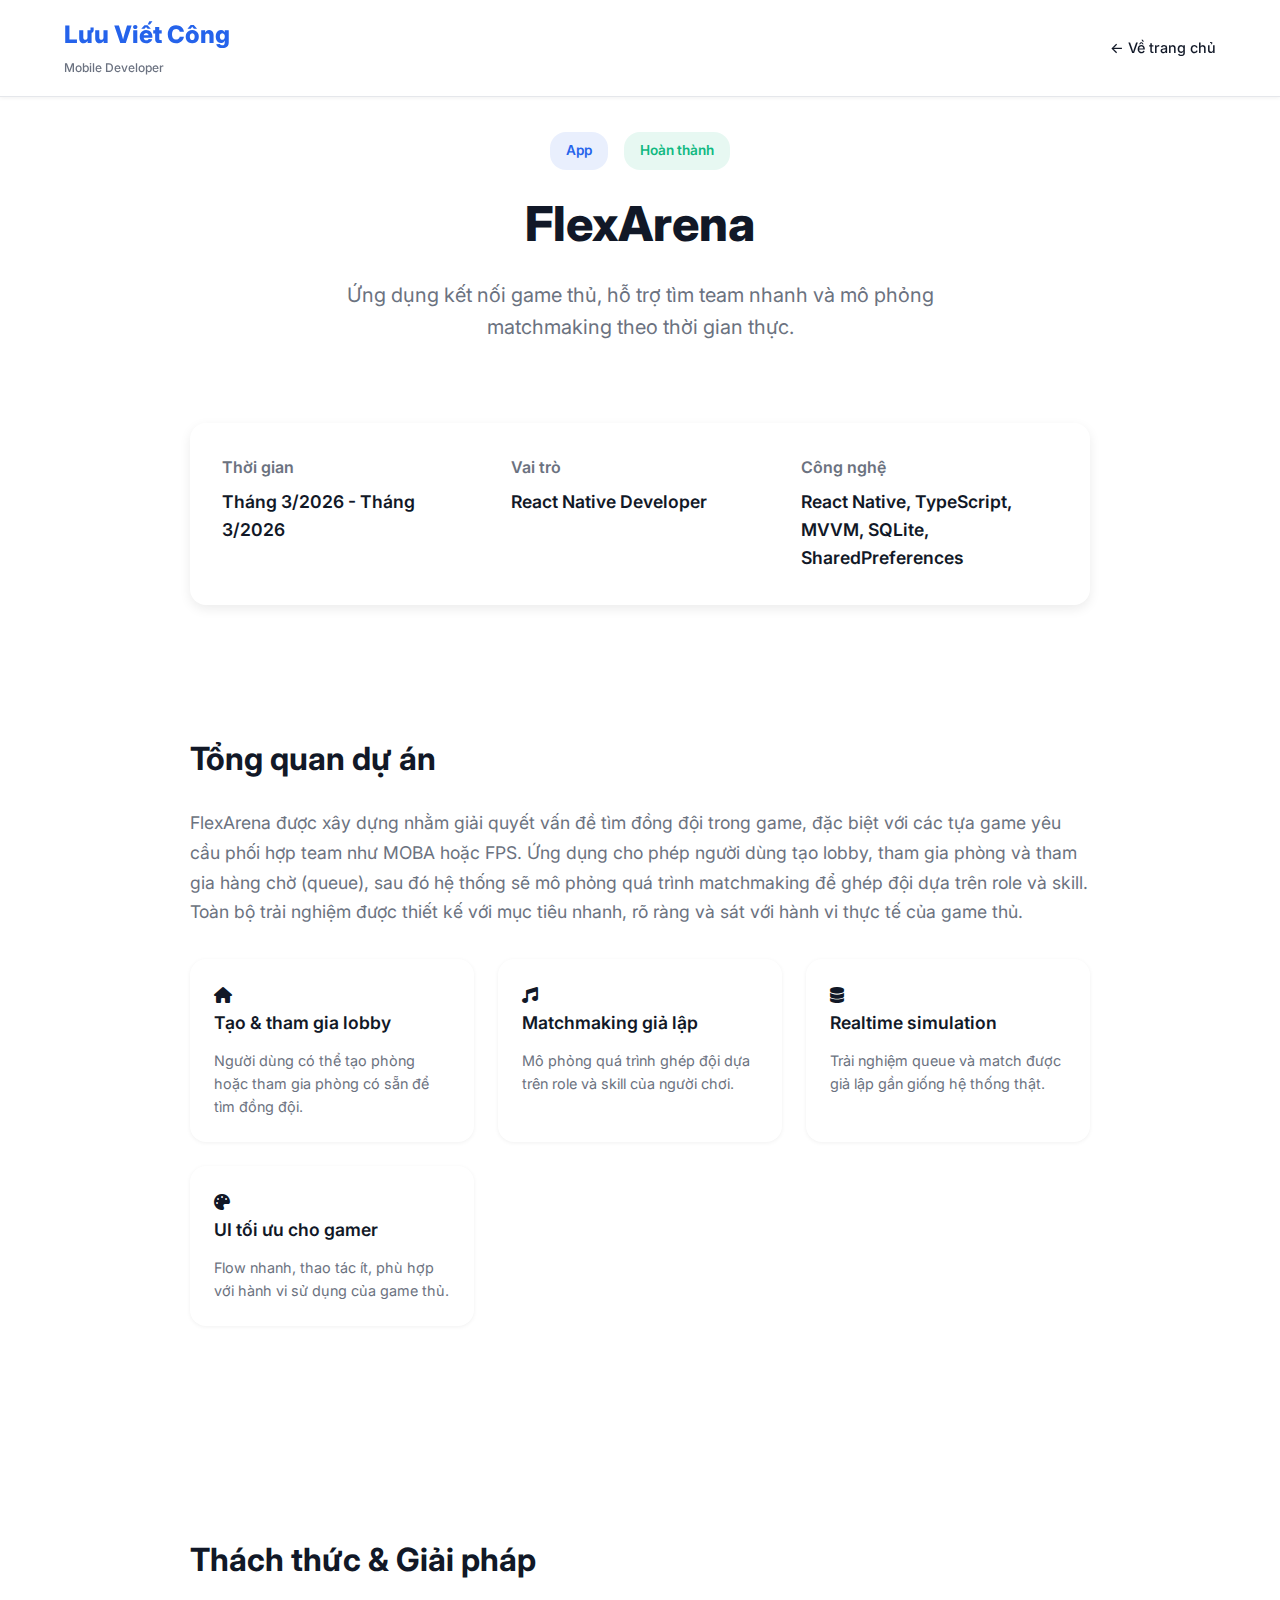
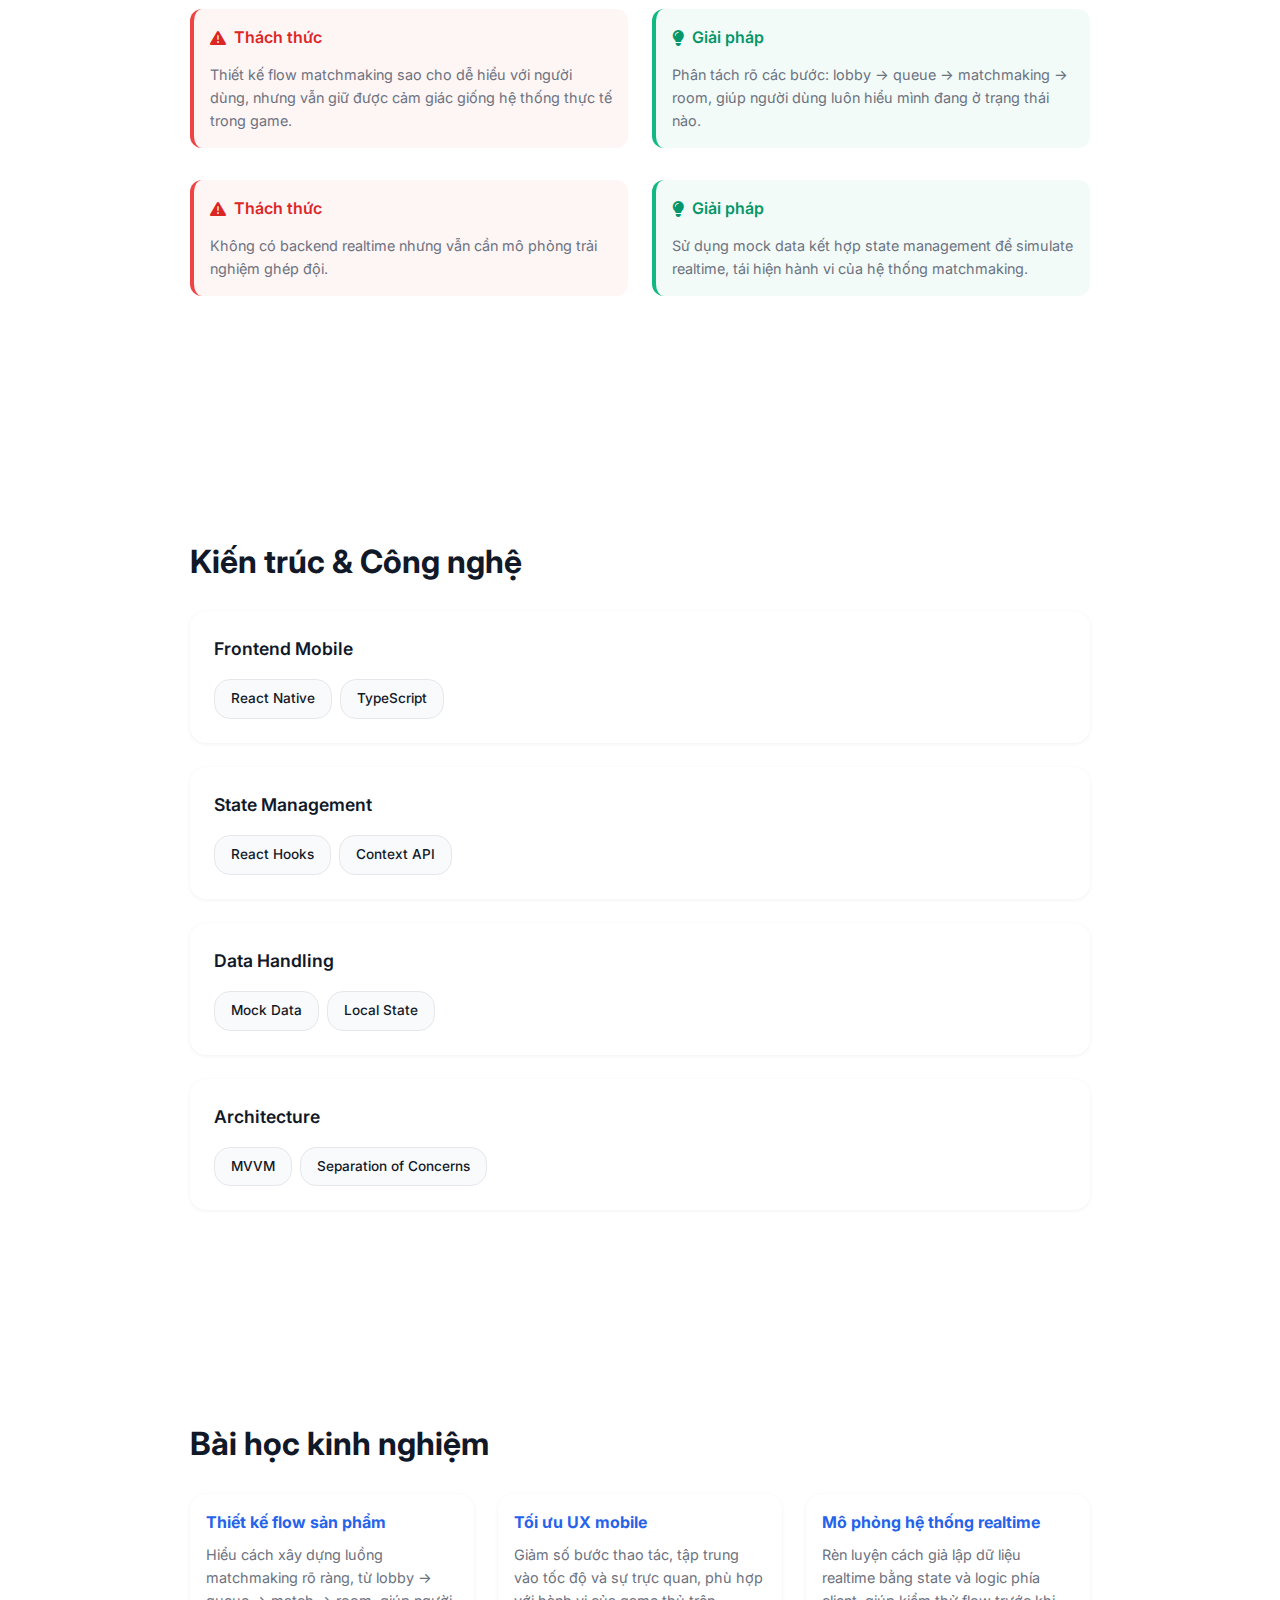
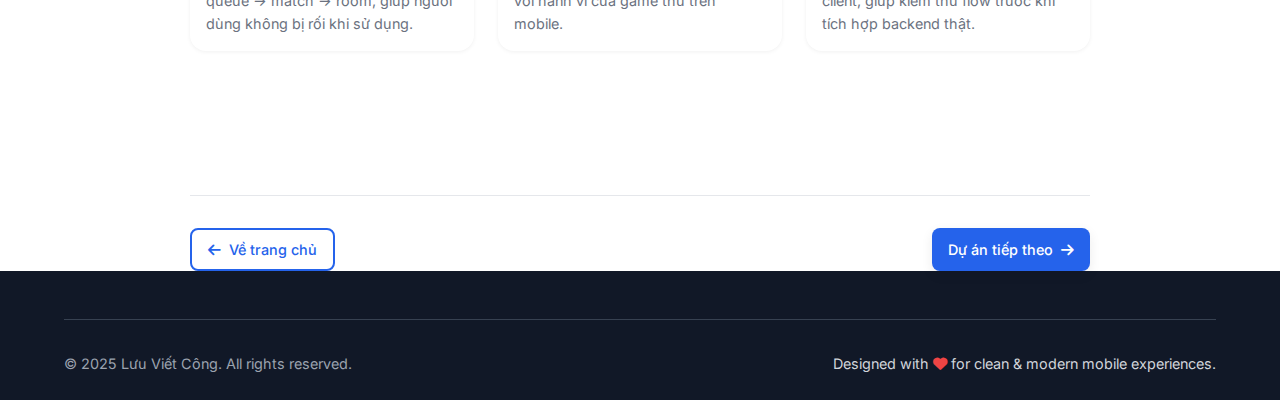
<file: flexarena.html>
<!DOCTYPE html>
<html lang="vi">
<head>
  <meta charset="UTF-8">
  <meta name="viewport" content="width=device-width, initial-scale=1.0">
 <title>FlexArena - Chi tiết dự án | Lưu Viết Công</title>
  <link rel="stylesheet" href="styles.css">
  <style>
:root {
    --primary-color: #2563eb;
    --secondary-color: #10b981;
    --text-primary: #111827;
    --text-secondary: #6b7280;
    --background-alt: #f9fafb;
    --border-color: #e5e7eb;
    --shadow-sm: 0 1px 4px rgba(0,0,0,0.06);
    --shadow-md: 0 4px 12px rgba(0,0,0,0.08);
    --transition-base: 0.3s ease;
}

.project-detail-page {
    max-width: 900px;
    margin: 0 auto;
}

.project-hero {
    text-align: center;
    margin-bottom: 3rem;
    padding: 2rem 0;
}

.project-meta {
    display: flex;
    justify-content: center;
    gap: 1rem;
    margin-bottom: 1rem;
}

.project-category,
.project-status {
    padding: 0.5rem 1rem;
    border-radius: 1rem;
    font-size: 0.85rem;
    font-weight: 600;
}

.project-category {
    background: rgba(37, 99, 235, 0.1);
    color: var(--primary-color);
}

.project-status {
    background: rgba(16, 185, 129, 0.1);
    color: var(--secondary-color);
}

.project-hero h1 {
    font-size: 3rem;
    font-weight: 800;
    margin-bottom: 1rem;
    color: var(--text-primary);
}

.project-tagline {
    font-size: 1.25rem;
    color: var(--text-secondary);
    max-width: 600px;
    margin: 0 auto;
}

.project-overview {
    background: white;
    padding: 2rem;
    border-radius: 1rem;
    box-shadow: var(--shadow-md);
    margin-bottom: 3rem;
}

.overview-grid {
    display: grid;
    grid-template-columns: repeat(auto-fit, minmax(200px, 1fr));
    gap: 2rem;
}

.overview-item h3 {
    font-size: 1rem;
    font-weight: 600;
    color: var(--text-secondary);
    margin-bottom: 0.5rem;
}

.overview-item p {
    font-size: 1.1rem;
    font-weight: 600;
    color: var(--text-primary);
}

.project-section {
    margin-bottom: 3rem;
}

.project-section h2 {
    font-size: 2rem;
    font-weight: 700;
    margin-bottom: 1.5rem;
    color: var(--text-primary);
}

.project-section > p {
    font-size: 1.1rem;
    color: var(--text-secondary);
    line-height: 1.7;
    margin-bottom: 2rem;
}

.features-grid {
    display: grid;
    grid-template-columns: repeat(auto-fit, minmax(280px, 1fr));
    gap: 1.5rem;
    margin-top: 2rem;
}

.feature-card {
    background: white;
    padding: 1.5rem;
    border-radius: 1rem;
    box-shadow: var(--shadow-sm);
    transition: all var(--transition-base);
}

.feature-card:hover {
    transform: translateY(-3px);
    box-shadow: var(--shadow-md);
}

.feature-card h4 {
    font-size: 1.1rem;
    font-weight: 600;
    margin-bottom: 0.75rem;
    color: var(--text-primary);
}

.feature-card p {
    color: var(--text-secondary);
    line-height: 1.6;
    font-size: 0.9rem;
}

.challenge-solution {
    display: grid;
    grid-template-columns: 1fr 1fr;
    gap: 1.5rem;
    margin-bottom: 2rem;
}

.challenge,
.solution {
    padding: 1rem;
    border-radius: 0.75rem;
}

.challenge {
    background: rgba(239, 68, 68, 0.05);
    border-left: 4px solid #ef4444;
}

.solution {
    background: rgba(16, 185, 129, 0.05);
    border-left: 4px solid #10b981;
}

.challenge h4,
.solution h4 {
    font-size: 1rem;
    font-weight: 600;
    margin-bottom: 0.75rem;
    display: flex;
    align-items: center;
    gap: 0.5rem;
}

.challenge h4 { color: #dc2626; }
.solution h4 { color: #059669; }

.challenge p, .solution p {
    font-size: 0.9rem;
    line-height: 1.6;
    color: var(--text-secondary);
}

.tech-stack {
    display: grid;
    gap: 1.5rem;
}

.tech-category {
    background: white;
    padding: 1.5rem;
    border-radius: 1rem;
    box-shadow: var(--shadow-sm);
}

.tech-category h4 {
    font-size: 1.1rem;
    font-weight: 600;
    margin-bottom: 1rem;
    color: var(--text-primary);
}

.tech-tags {
    display: flex;
    flex-wrap: wrap;
    gap: 0.5rem;
}

.tech-tag {
    background: var(--background-alt);
    color: var(--text-primary);
    padding: 0.5rem 1rem;
    border-radius: 1rem;
    font-size: 0.85rem;
    font-weight: 500;
    border: 1px solid var(--border-color);
}

.lessons-learned {
    display: grid;
    grid-template-columns: repeat(auto-fit, minmax(250px, 1fr));
    gap: 1.5rem;
    margin-top: 1rem;
}

.lesson-item {
    background: white;
    padding: 1rem;
    border-radius: 1rem;
    box-shadow: var(--shadow-sm);
}

.lesson-item h4 {
    font-size: 1rem;
    margin-bottom: 0.5rem;
    color: var(--primary-color);
}

.lesson-item p {
    font-size: 0.9rem;
    color: var(--text-secondary);
    line-height: 1.6;
}

.project-navigation {
    display: flex;
    justify-content: space-between;
    margin-top: 4rem;
    padding-top: 2rem;
    border-top: 1px solid var(--border-color);
}

.btn {
    display: inline-flex;
    align-items: center;
    gap: 0.5rem;
    padding: 0.5rem 1rem;
    border-radius: 8px;
    font-weight: 500;
    transition: all 0.2s;
    cursor: pointer;
}

.btn-primary {
    background-color: var(--primary-color);
    color: #fff;
    border: none;
}

.btn-primary:hover {
    background-color: #1e40af;
}

.btn-outline {
    background: transparent;
    border: 2px solid var(--primary-color);
    color: var(--primary-color);
}

.btn-outline:hover {
    background: var(--primary-color);
    color: #fff;
}

@media (max-width: 768px) {
    .overview-grid {
        grid-template-columns: 1fr;
    }
    .challenge-solution {
        grid-template-columns: 1fr;
    }
    .features-grid {
        grid-template-columns: 1fr;
    }
    .lessons-learned {
        grid-template-columns: 1fr;
    }
    .project-navigation {
        flex-direction: column;
        gap: 1rem;
    }
}
</style>

  <link href="https://cdnjs.cloudflare.com/ajax/libs/font-awesome/6.4.0/css/all.min.css" rel="stylesheet">
  <link href="https://fonts.googleapis.com/css2?family=Inter:wght@300;400;500;600;700;800&display=swap" rel="stylesheet">
</head>
<body>
  <header class="header scrolled">
    <div class="container">
      <div class="nav-wrapper">
        <div class="logo">
          <h1>Lưu Viết Công</h1>
          <span class="logo-subtitle">Mobile Developer</span>
        </div>
        <nav class="nav">
          <ul class="nav-list">
            <li><a href="index.html" class="nav-link">← Về trang chủ</a></li>
          </ul>
        </nav>
      </div>
    </div>
  </header>

  <main style="padding-top: 100px;">
    <div class="container">
      <div class="project-detail-page">
        <div class="project-hero">
          <div class="project-meta">
            <span class="project-category"> App</span>
            <span class="project-status">Hoàn thành</span>
          </div>
        <h1>FlexArena</h1>
         <p class="project-tagline">Ứng dụng kết nối game thủ, hỗ trợ tìm team nhanh và mô phỏng matchmaking theo thời gian thực.</p>
        </div>

        <div class="project-overview">
          <div class="overview-grid">
            <div class="overview-item">
              <h3>Thời gian</h3>
              <p>Tháng 3/2026 - Tháng 3/2026</p>
            </div>
            <div class="overview-item">
              <h3>Vai trò</h3>
              <p>React Native Developer</p>
            </div>
            <div class="overview-item">
              <h3>Công nghệ</h3>
              <p>React Native, TypeScript, MVVM, SQLite, SharedPreferences</p>
            </div>
          </div>
        </div>

        <section class="project-section">
          <h2>Tổng quan dự án</h2>
          <p>
FlexArena được xây dựng nhằm giải quyết vấn đề tìm đồng đội trong game,
đặc biệt với các tựa game yêu cầu phối hợp team như MOBA hoặc FPS.

Ứng dụng cho phép người dùng tạo lobby, tham gia phòng và tham gia hàng chờ (queue),
sau đó hệ thống sẽ mô phỏng quá trình matchmaking để ghép đội dựa trên role và skill.

Toàn bộ trải nghiệm được thiết kế với mục tiêu nhanh, rõ ràng và sát với hành vi thực tế của game thủ.
</p>

          <div class="features-grid">
            <div class="feature-card">
              <div class="feature-icon"><i class="fas fa-home"></i></div>
              <h4>Tạo & tham gia lobby</h4>
<p>Người dùng có thể tạo phòng hoặc tham gia phòng có sẵn để tìm đồng đội.</p>
            </div>

            <div class="feature-card">
              <div class="feature-icon"><i class="fas fa-music"></i></div>
             <h4>Matchmaking giả lập</h4>
<p>Mô phỏng quá trình ghép đội dựa trên role và skill của người chơi.</p>
            </div>

            <div class="feature-card">
              <div class="feature-icon"><i class="fas fa-database"></i></div>
              <h4>Realtime simulation</h4>
<p>Trải nghiệm queue và match được giả lập gần giống hệ thống thật.</p>
            </div>

            <div class="feature-card">
              <div class="feature-icon"><i class="fas fa-palette"></i></div>
              <h4>UI tối ưu cho gamer</h4>
<p>Flow nhanh, thao tác ít, phù hợp với hành vi sử dụng của game thủ.</p>
            </div>
          </div>
        </section>

        <section class="project-section">
          <h2>Thách thức & Giải pháp</h2>
          <div class="challenge-solution">
            <div class="challenge">
              <h4><i class="fas fa-exclamation-triangle"></i> Thách thức</h4>
             <p>
Thiết kế flow matchmaking sao cho dễ hiểu với người dùng,
nhưng vẫn giữ được cảm giác giống hệ thống thực tế trong game.
</p>
            </div>
            <div class="solution">
              <h4><i class="fas fa-lightbulb"></i> Giải pháp</h4>
              <p>
Phân tách rõ các bước: lobby → queue → matchmaking → room,
giúp người dùng luôn hiểu mình đang ở trạng thái nào.
</p>
            </div>
          </div>

          <div class="challenge-solution">
            <div class="challenge">
              <h4><i class="fas fa-exclamation-triangle"></i> Thách thức</h4>
             <p>
Không có backend realtime nhưng vẫn cần mô phỏng trải nghiệm ghép đội.
</p>
            </div>
            <div class="solution">
              <h4><i class="fas fa-lightbulb"></i> Giải pháp</h4>
             <p>
Sử dụng mock data kết hợp state management để simulate realtime,
tái hiện hành vi của hệ thống matchmaking.
</p>
            </div>
          </div>
        </section>

        <section class="project-section">
  <h2>Kiến trúc & Công nghệ</h2>
  <div class="tech-stack">

    <div class="tech-category">
      <h4>Frontend Mobile</h4>
      <div class="tech-tags">
    
<span class="tech-tag">React Native</span>
<span class="tech-tag">TypeScript</span>
      </div>
    </div>

    <div class="tech-category">
  <h4>State Management</h4>
      <div class="tech-tags">

<span class="tech-tag">React Hooks</span>
<span class="tech-tag">Context API</span>
      </div>
    </div>

    <div class="tech-category">
          <h4>Data Handling</h4>
      <div class="tech-tags">
   
<span class="tech-tag">Mock Data</span>
<span class="tech-tag">Local State</span>
      </div>
    </div>
    <div class="tech-category">
      <h4>Architecture</h4>
      <div class="tech-tags">
<span class="tech-tag">MVVM</span>
<span class="tech-tag">Separation of Concerns</span>
      </div>
    </div>

  </div>
</section>


       <section class="project-section">
  <h2>Bài học kinh nghiệm</h2>
  <div class="lessons-learned">

    <div class="lesson-item">
      <h4>Thiết kế flow sản phẩm</h4>
<p>
Hiểu cách xây dựng luồng matchmaking rõ ràng,
từ lobby → queue → match → room,
giúp người dùng không bị rối khi sử dụng.
</p>
    </div>

    <div class="lesson-item">
     <h4>Tối ưu UX mobile</h4>
<p>
Giảm số bước thao tác, tập trung vào tốc độ và sự trực quan,
phù hợp với hành vi của game thủ trên mobile.
</p>
    </div>

    <div class="lesson-item">
      <h4>Mô phỏng hệ thống realtime</h4>
<p>
Rèn luyện cách giả lập dữ liệu realtime bằng state và logic phía client,
giúp kiểm thử flow trước khi tích hợp backend thật.
</p>
    </div>

  </div>
</section>


        <div class="project-navigation">
          <a href="index.html" class="btn btn-outline">
            <i class="fas fa-arrow-left"></i>
            Về trang chủ
          </a>
          <a href="smartnote.html" class="btn btn-primary">
            Dự án tiếp theo
            <i class="fas fa-arrow-right"></i>
          </a>
        </div>
      </div>
    </div>
  </main>

  <footer class="footer">
    <div class="container">
      <div class="footer-content">
        <div class="footer-bottom">
          <div class="footer-copyright">
            <p>&copy; 2025 Lưu Viết Công. All rights reserved.</p>
          </div>
          <div class="footer-slogan">
            <p>Designed with <i class="fas fa-heart"></i> for clean & modern mobile experiences.</p>
          </div>
        </div>
      </div>
    </div>
  </footer>
</body>
</html>
</file>
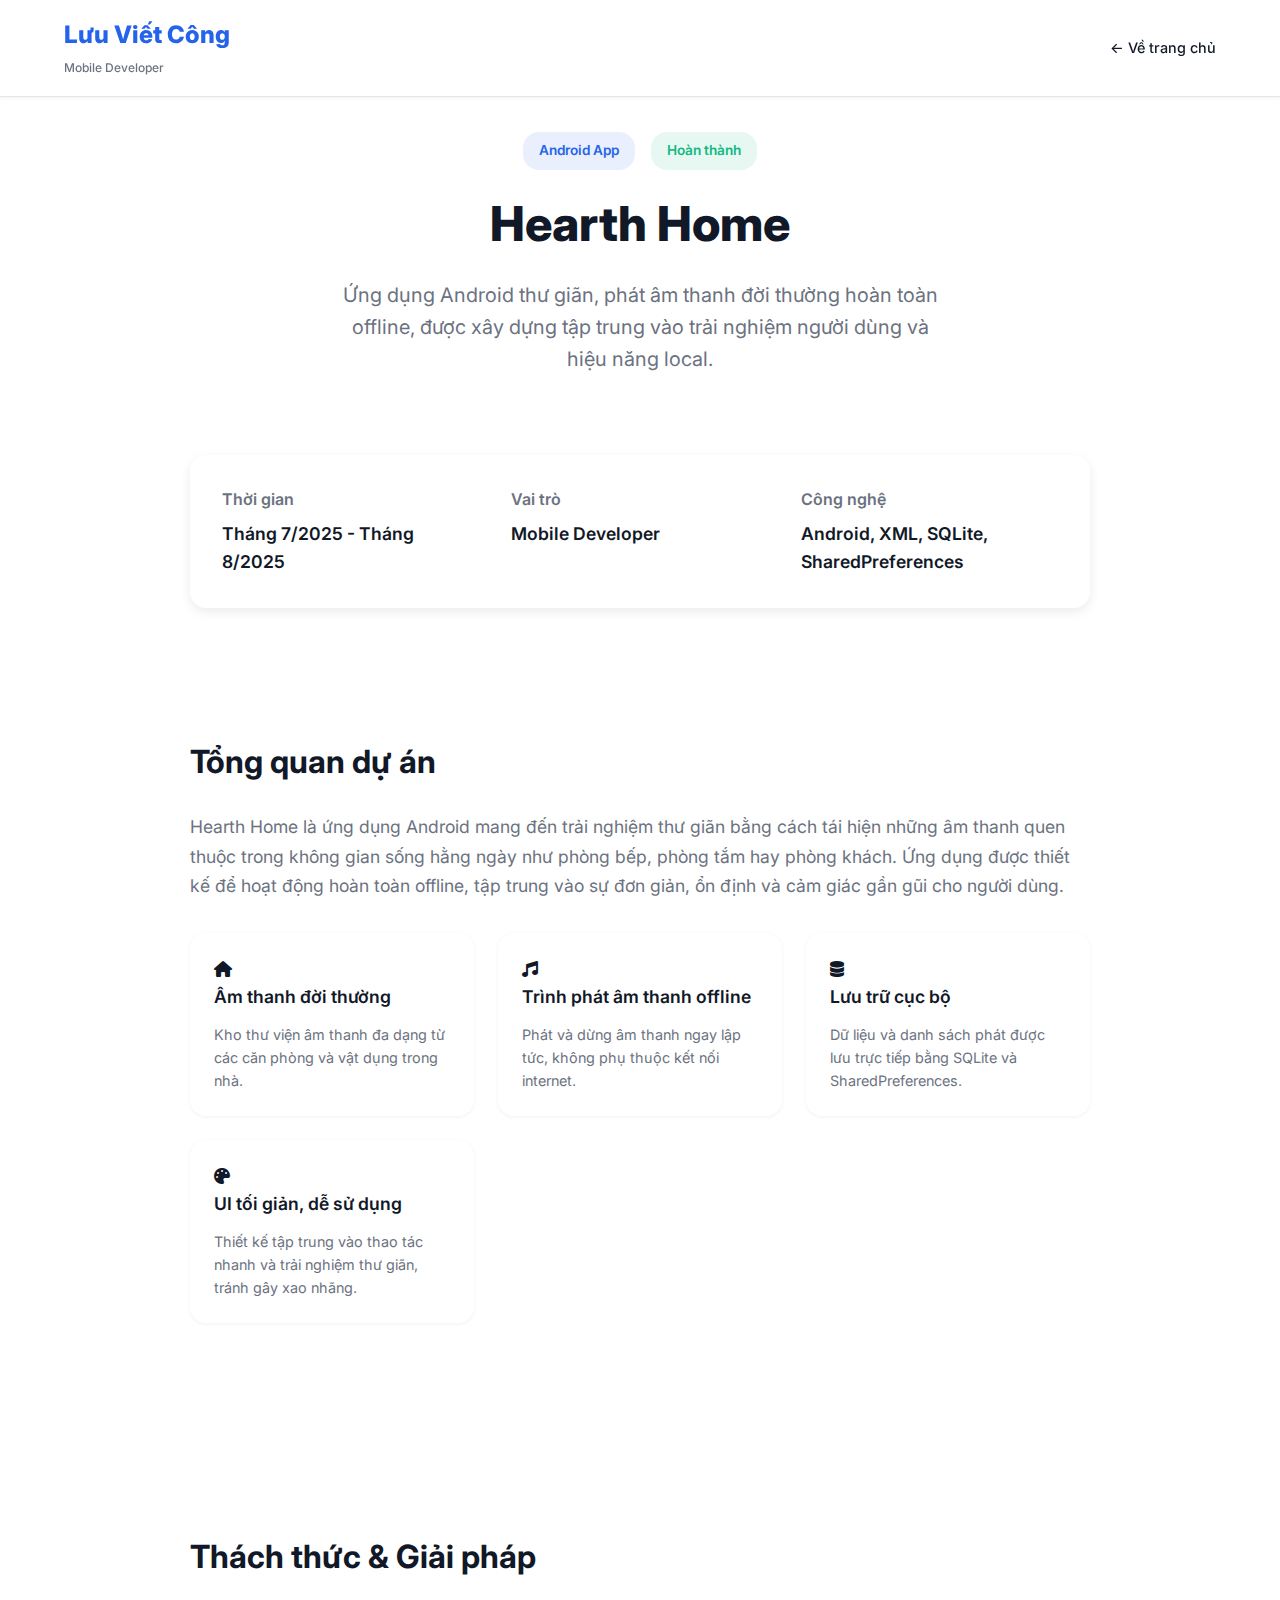
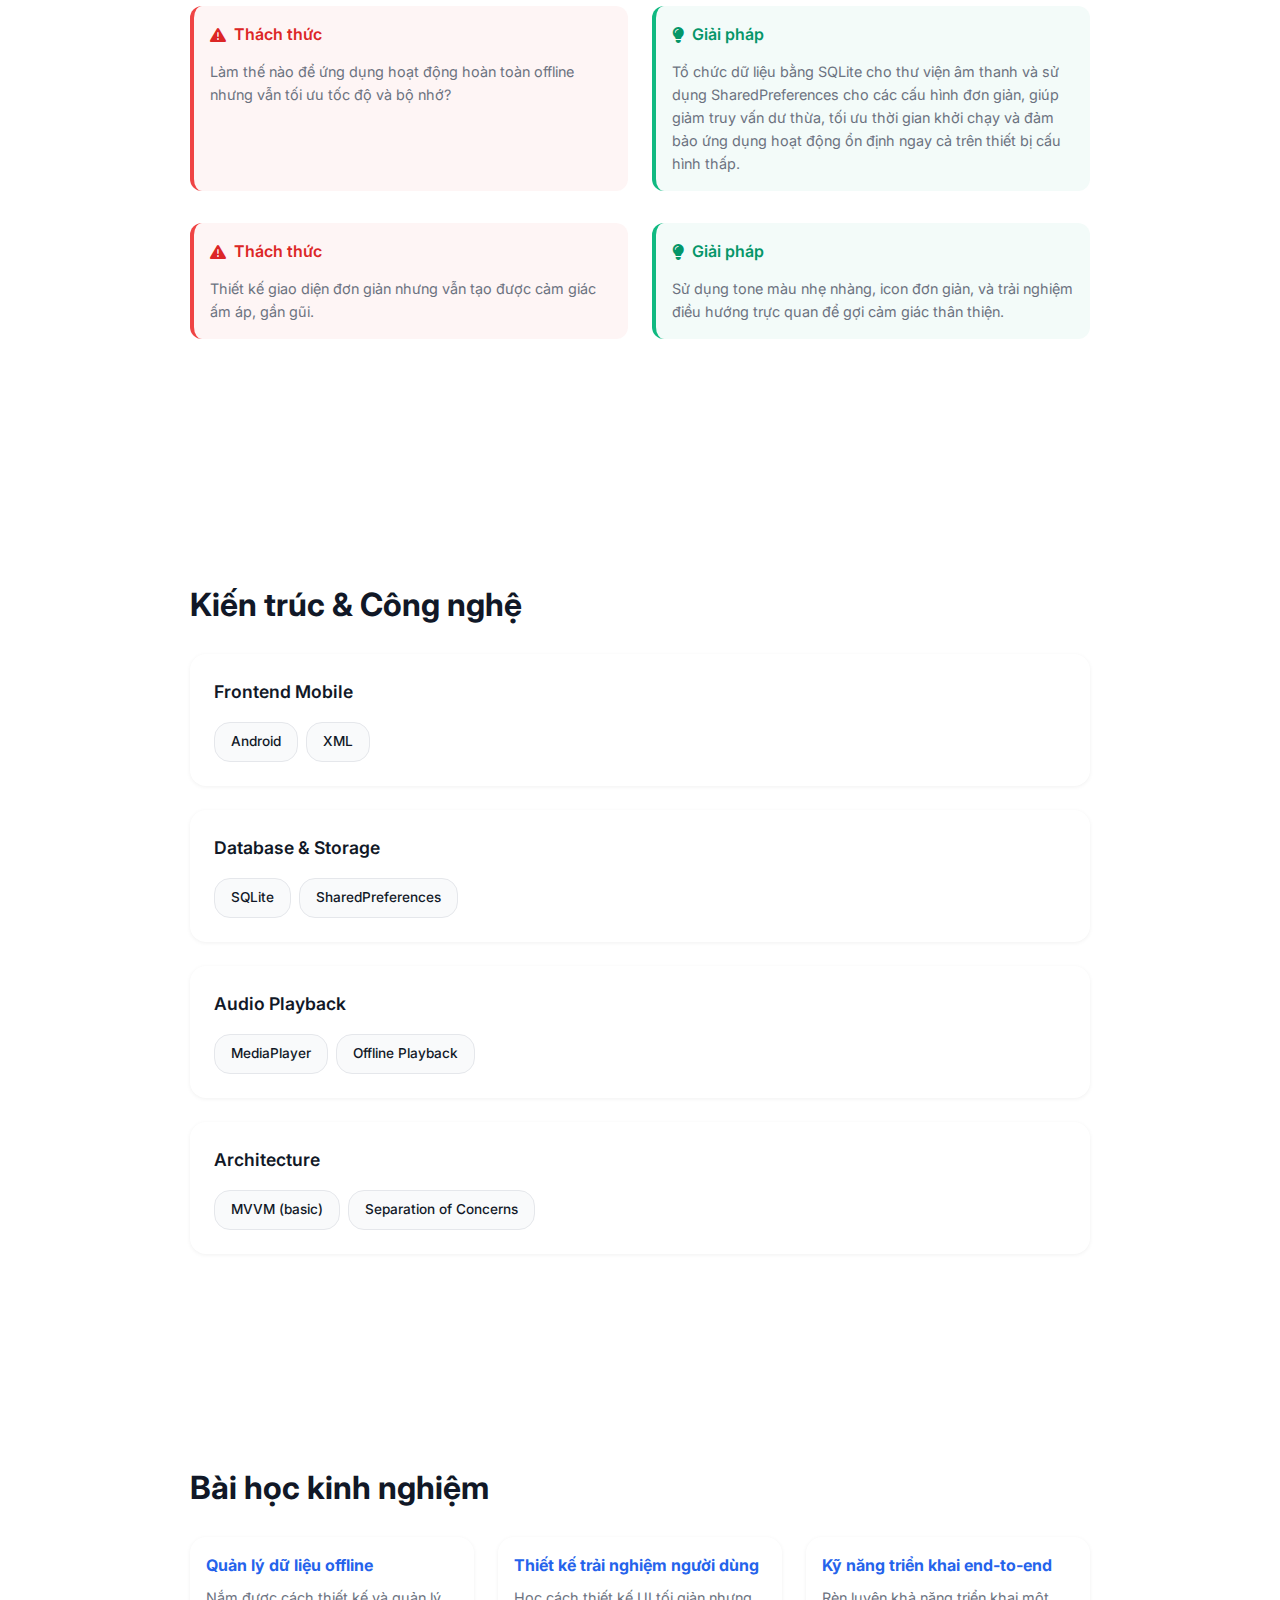
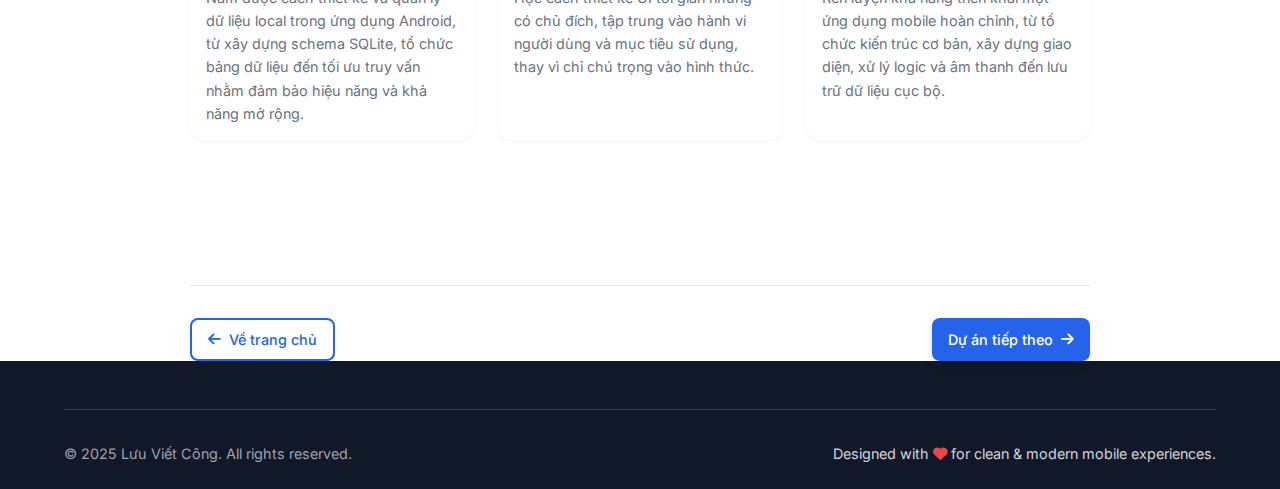
<file: Hearth_Home.html>
<!DOCTYPE html>
<html lang="vi">
<head>
  <meta charset="UTF-8">
  <meta name="viewport" content="width=device-width, initial-scale=1.0">
  <title>Hearth Home - Chi tiết dự án | Lưu Viết Công</title>
  <link rel="stylesheet" href="styles.css">
  <style>
:root {
    --primary-color: #2563eb;
    --secondary-color: #10b981;
    --text-primary: #111827;
    --text-secondary: #6b7280;
    --background-alt: #f9fafb;
    --border-color: #e5e7eb;
    --shadow-sm: 0 1px 4px rgba(0,0,0,0.06);
    --shadow-md: 0 4px 12px rgba(0,0,0,0.08);
    --transition-base: 0.3s ease;
}

.project-detail-page {
    max-width: 900px;
    margin: 0 auto;
}

.project-hero {
    text-align: center;
    margin-bottom: 3rem;
    padding: 2rem 0;
}

.project-meta {
    display: flex;
    justify-content: center;
    gap: 1rem;
    margin-bottom: 1rem;
}

.project-category,
.project-status {
    padding: 0.5rem 1rem;
    border-radius: 1rem;
    font-size: 0.85rem;
    font-weight: 600;
}

.project-category {
    background: rgba(37, 99, 235, 0.1);
    color: var(--primary-color);
}

.project-status {
    background: rgba(16, 185, 129, 0.1);
    color: var(--secondary-color);
}

.project-hero h1 {
    font-size: 3rem;
    font-weight: 800;
    margin-bottom: 1rem;
    color: var(--text-primary);
}

.project-tagline {
    font-size: 1.25rem;
    color: var(--text-secondary);
    max-width: 600px;
    margin: 0 auto;
}

.project-overview {
    background: white;
    padding: 2rem;
    border-radius: 1rem;
    box-shadow: var(--shadow-md);
    margin-bottom: 3rem;
}

.overview-grid {
    display: grid;
    grid-template-columns: repeat(auto-fit, minmax(200px, 1fr));
    gap: 2rem;
}

.overview-item h3 {
    font-size: 1rem;
    font-weight: 600;
    color: var(--text-secondary);
    margin-bottom: 0.5rem;
}

.overview-item p {
    font-size: 1.1rem;
    font-weight: 600;
    color: var(--text-primary);
}

.project-section {
    margin-bottom: 3rem;
}

.project-section h2 {
    font-size: 2rem;
    font-weight: 700;
    margin-bottom: 1.5rem;
    color: var(--text-primary);
}

.project-section > p {
    font-size: 1.1rem;
    color: var(--text-secondary);
    line-height: 1.7;
    margin-bottom: 2rem;
}

.features-grid {
    display: grid;
    grid-template-columns: repeat(auto-fit, minmax(280px, 1fr));
    gap: 1.5rem;
    margin-top: 2rem;
}

.feature-card {
    background: white;
    padding: 1.5rem;
    border-radius: 1rem;
    box-shadow: var(--shadow-sm);
    transition: all var(--transition-base);
}

.feature-card:hover {
    transform: translateY(-3px);
    box-shadow: var(--shadow-md);
}

.feature-card h4 {
    font-size: 1.1rem;
    font-weight: 600;
    margin-bottom: 0.75rem;
    color: var(--text-primary);
}

.feature-card p {
    color: var(--text-secondary);
    line-height: 1.6;
    font-size: 0.9rem;
}

.challenge-solution {
    display: grid;
    grid-template-columns: 1fr 1fr;
    gap: 1.5rem;
    margin-bottom: 2rem;
}

.challenge,
.solution {
    padding: 1rem;
    border-radius: 0.75rem;
}

.challenge {
    background: rgba(239, 68, 68, 0.05);
    border-left: 4px solid #ef4444;
}

.solution {
    background: rgba(16, 185, 129, 0.05);
    border-left: 4px solid #10b981;
}

.challenge h4,
.solution h4 {
    font-size: 1rem;
    font-weight: 600;
    margin-bottom: 0.75rem;
    display: flex;
    align-items: center;
    gap: 0.5rem;
}

.challenge h4 { color: #dc2626; }
.solution h4 { color: #059669; }

.challenge p, .solution p {
    font-size: 0.9rem;
    line-height: 1.6;
    color: var(--text-secondary);
}

.tech-stack {
    display: grid;
    gap: 1.5rem;
}

.tech-category {
    background: white;
    padding: 1.5rem;
    border-radius: 1rem;
    box-shadow: var(--shadow-sm);
}

.tech-category h4 {
    font-size: 1.1rem;
    font-weight: 600;
    margin-bottom: 1rem;
    color: var(--text-primary);
}

.tech-tags {
    display: flex;
    flex-wrap: wrap;
    gap: 0.5rem;
}

.tech-tag {
    background: var(--background-alt);
    color: var(--text-primary);
    padding: 0.5rem 1rem;
    border-radius: 1rem;
    font-size: 0.85rem;
    font-weight: 500;
    border: 1px solid var(--border-color);
}

.lessons-learned {
    display: grid;
    grid-template-columns: repeat(auto-fit, minmax(250px, 1fr));
    gap: 1.5rem;
    margin-top: 1rem;
}

.lesson-item {
    background: white;
    padding: 1rem;
    border-radius: 1rem;
    box-shadow: var(--shadow-sm);
}

.lesson-item h4 {
    font-size: 1rem;
    margin-bottom: 0.5rem;
    color: var(--primary-color);
}

.lesson-item p {
    font-size: 0.9rem;
    color: var(--text-secondary);
    line-height: 1.6;
}

.project-navigation {
    display: flex;
    justify-content: space-between;
    margin-top: 4rem;
    padding-top: 2rem;
    border-top: 1px solid var(--border-color);
}

.btn {
    display: inline-flex;
    align-items: center;
    gap: 0.5rem;
    padding: 0.5rem 1rem;
    border-radius: 8px;
    font-weight: 500;
    transition: all 0.2s;
    cursor: pointer;
}

.btn-primary {
    background-color: var(--primary-color);
    color: #fff;
    border: none;
}

.btn-primary:hover {
    background-color: #1e40af;
}

.btn-outline {
    background: transparent;
    border: 2px solid var(--primary-color);
    color: var(--primary-color);
}

.btn-outline:hover {
    background: var(--primary-color);
    color: #fff;
}

@media (max-width: 768px) {
    .overview-grid {
        grid-template-columns: 1fr;
    }
    .challenge-solution {
        grid-template-columns: 1fr;
    }
    .features-grid {
        grid-template-columns: 1fr;
    }
    .lessons-learned {
        grid-template-columns: 1fr;
    }
    .project-navigation {
        flex-direction: column;
        gap: 1rem;
    }
}
</style>

  <link href="https://cdnjs.cloudflare.com/ajax/libs/font-awesome/6.4.0/css/all.min.css" rel="stylesheet">
  <link href="https://fonts.googleapis.com/css2?family=Inter:wght@300;400;500;600;700;800&display=swap" rel="stylesheet">
</head>
<body>
  <header class="header scrolled">
    <div class="container">
      <div class="nav-wrapper">
        <div class="logo">
          <h1>Lưu Viết Công</h1>
          <span class="logo-subtitle">Mobile Developer</span>
        </div>
        <nav class="nav">
          <ul class="nav-list">
            <li><a href="index.html" class="nav-link">← Về trang chủ</a></li>
          </ul>
        </nav>
      </div>
    </div>
  </header>

  <main style="padding-top: 100px;">
    <div class="container">
      <div class="project-detail-page">
        <div class="project-hero">
          <div class="project-meta">
            <span class="project-category">Android App</span>
            <span class="project-status">Hoàn thành</span>
          </div>
          <h1>Hearth Home</h1>
         <p class="project-tagline">Ứng dụng Android thư giãn, phát âm thanh đời thường hoàn toàn offline, được xây dựng tập trung vào trải nghiệm người dùng và hiệu năng local.</p>
        </div>

        <div class="project-overview">
          <div class="overview-grid">
            <div class="overview-item">
              <h3>Thời gian</h3>
              <p>Tháng 7/2025 - Tháng 8/2025</p>
            </div>
            <div class="overview-item">
              <h3>Vai trò</h3>
              <p>Mobile Developer</p>
            </div>
            <div class="overview-item">
              <h3>Công nghệ</h3>
              <p>Android, XML, SQLite, SharedPreferences</p>
            </div>
          </div>
        </div>

        <section class="project-section">
          <h2>Tổng quan dự án</h2>
          <p>
            Hearth Home là ứng dụng Android mang đến trải nghiệm thư giãn bằng cách tái hiện 
            những âm thanh quen thuộc trong không gian sống hằng ngày như phòng bếp, phòng tắm 
            hay phòng khách. Ứng dụng được thiết kế để hoạt động hoàn toàn offline, 
            tập trung vào sự đơn giản, ổn định và cảm giác gần gũi cho người dùng.
          </p>

          <div class="features-grid">
            <div class="feature-card">
              <div class="feature-icon"><i class="fas fa-home"></i></div>
              <h4>Âm thanh đời thường</h4>
              <p>Kho thư viện âm thanh đa dạng từ các căn phòng và vật dụng trong nhà.</p>
            </div>

            <div class="feature-card">
              <div class="feature-icon"><i class="fas fa-music"></i></div>
             <h4>Trình phát âm thanh offline</h4>
             <p>Phát và dừng âm thanh ngay lập tức, không phụ thuộc kết nối internet.</p>
            </div>

            <div class="feature-card">
              <div class="feature-icon"><i class="fas fa-database"></i></div>
              <h4>Lưu trữ cục bộ</h4>
              <p>Dữ liệu và danh sách phát được lưu trực tiếp bằng SQLite và SharedPreferences.</p>
            </div>

            <div class="feature-card">
              <div class="feature-icon"><i class="fas fa-palette"></i></div>
              <h4>UI tối giản, dễ sử dụng</h4>
              <p>Thiết kế tập trung vào thao tác nhanh và trải nghiệm thư giãn, tránh gây xao nhãng.</p>
            </div>
          </div>
        </section>

        <section class="project-section">
          <h2>Thách thức & Giải pháp</h2>
          <div class="challenge-solution">
            <div class="challenge">
              <h4><i class="fas fa-exclamation-triangle"></i> Thách thức</h4>
              <p>Làm thế nào để ứng dụng hoạt động hoàn toàn offline nhưng vẫn tối ưu tốc độ và bộ nhớ?</p>
            </div>
            <div class="solution">
              <h4><i class="fas fa-lightbulb"></i> Giải pháp</h4>
              <p>Tổ chức dữ liệu bằng SQLite cho thư viện âm thanh và sử dụng SharedPreferences cho các cấu hình đơn giản, giúp giảm truy vấn dư thừa, tối ưu thời gian khởi chạy 
                 và đảm bảo ứng dụng hoạt động ổn định ngay cả trên thiết bị cấu hình thấp.</p>
            </div>
          </div>

          <div class="challenge-solution">
            <div class="challenge">
              <h4><i class="fas fa-exclamation-triangle"></i> Thách thức</h4>
              <p>Thiết kế giao diện đơn giản nhưng vẫn tạo được cảm giác ấm áp, gần gũi.</p>
            </div>
            <div class="solution">
              <h4><i class="fas fa-lightbulb"></i> Giải pháp</h4>
              <p>Sử dụng tone màu nhẹ nhàng, icon đơn giản, và trải nghiệm điều hướng trực quan để gợi cảm giác thân thiện.</p>
            </div>
          </div>
        </section>

        <section class="project-section">
  <h2>Kiến trúc & Công nghệ</h2>
  <div class="tech-stack">

    <div class="tech-category">
      <h4>Frontend Mobile</h4>
      <div class="tech-tags">
        <span class="tech-tag">Android</span>
        <span class="tech-tag">XML</span>
      </div>
    </div>

    <div class="tech-category">
      <h4>Database & Storage</h4>
      <div class="tech-tags">
        <span class="tech-tag">SQLite</span>
        <span class="tech-tag">SharedPreferences</span>
      </div>
    </div>

    <div class="tech-category">
      <h4>Audio Playback</h4>
      <div class="tech-tags">
        <span class="tech-tag">MediaPlayer</span>
        <span class="tech-tag">Offline Playback</span>
      </div>
    </div>
    <div class="tech-category">
      <h4>Architecture</h4>
      <div class="tech-tags">
        <span class="tech-tag">MVVM (basic)</span>
        <span class="tech-tag">Separation of Concerns</span>
      </div>
    </div>

  </div>
</section>


       <section class="project-section">
  <h2>Bài học kinh nghiệm</h2>
  <div class="lessons-learned">

    <div class="lesson-item">
      <h4>Quản lý dữ liệu offline</h4>
      <p>
        Nắm được cách thiết kế và quản lý dữ liệu local trong ứng dụng Android, 
        từ xây dựng schema SQLite, tổ chức bảng dữ liệu đến tối ưu truy vấn 
        nhằm đảm bảo hiệu năng và khả năng mở rộng.
      </p>
    </div>

    <div class="lesson-item">
      <h4>Thiết kế trải nghiệm người dùng</h4>
      <p>
        Học cách thiết kế UI tối giản nhưng có chủ đích, 
        tập trung vào hành vi người dùng và mục tiêu sử dụng, 
        thay vì chỉ chú trọng vào hình thức.
      </p>
    </div>

    <div class="lesson-item">
      <h4>Kỹ năng triển khai end-to-end</h4>
      <p>
        Rèn luyện khả năng triển khai một ứng dụng mobile hoàn chỉnh, 
        từ tổ chức kiến trúc cơ bản, xây dựng giao diện, 
        xử lý logic và âm thanh đến lưu trữ dữ liệu cục bộ.
      </p>
    </div>

  </div>
</section>


        <div class="project-navigation">
          <a href="index.html" class="btn btn-outline">
            <i class="fas fa-arrow-left"></i>
            Về trang chủ
          </a>
          <a href="student-manager.html" class="btn btn-primary">
            Dự án tiếp theo
            <i class="fas fa-arrow-right"></i>
          </a>
        </div>
      </div>
    </div>
  </main>

  <footer class="footer">
    <div class="container">
      <div class="footer-content">
        <div class="footer-bottom">
          <div class="footer-copyright">
            <p>&copy; 2025 Lưu Viết Công. All rights reserved.</p>
          </div>
          <div class="footer-slogan">
            <p>Designed with <i class="fas fa-heart"></i> for clean & modern mobile experiences.</p>
          </div>
        </div>
      </div>
    </div>
  </footer>
</body>
</html>
</file>
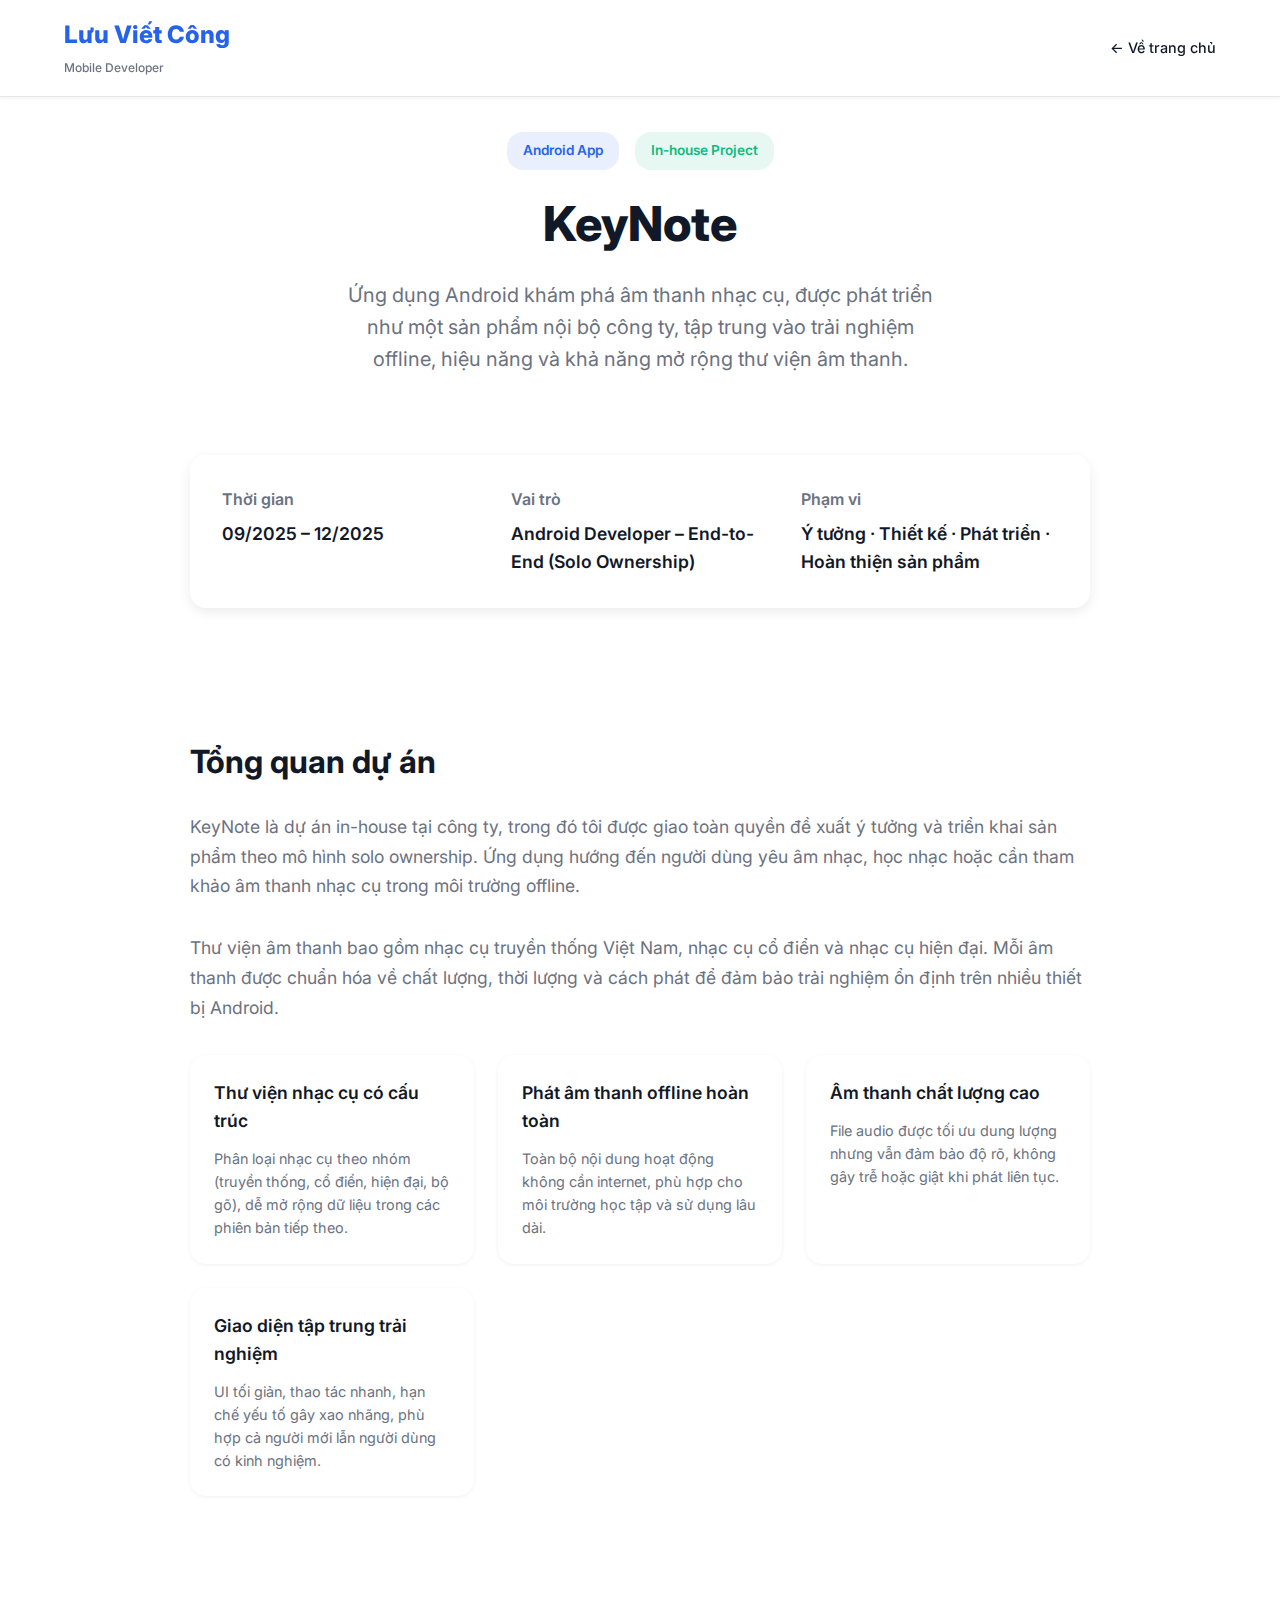
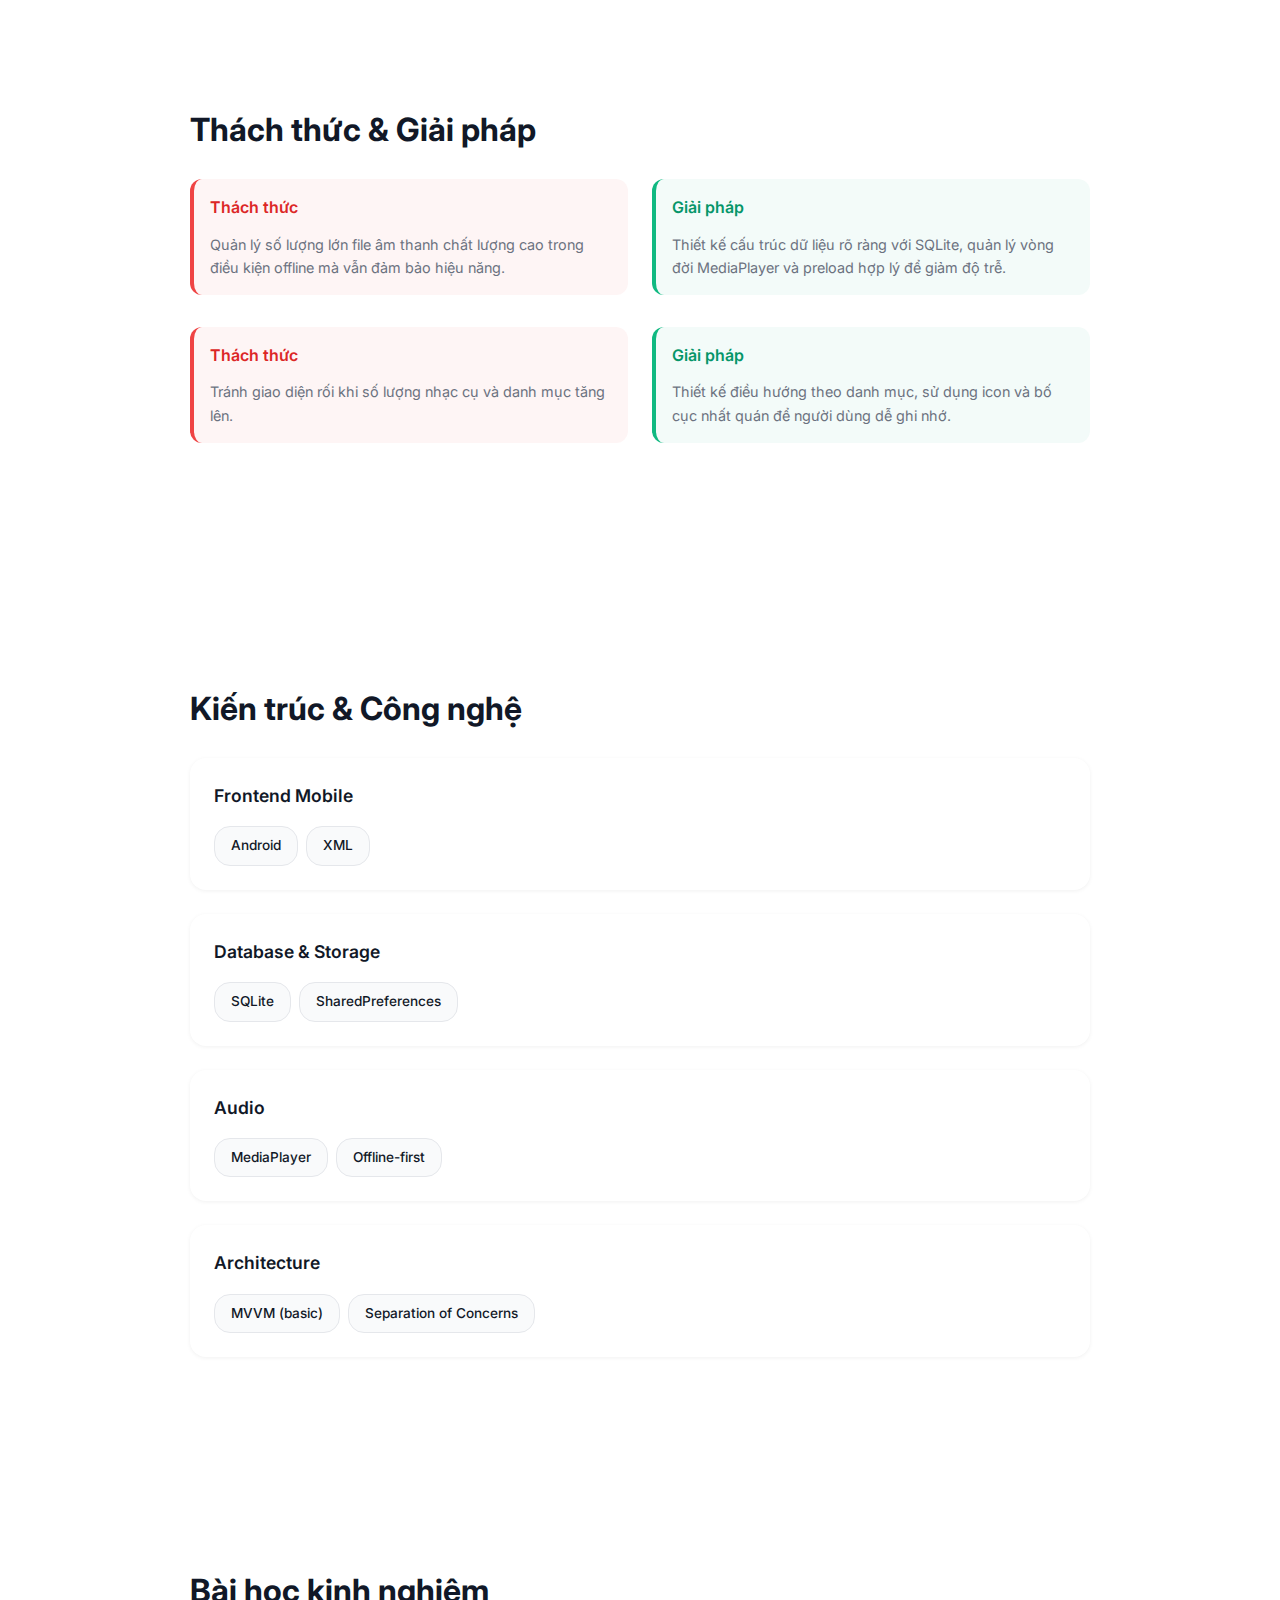
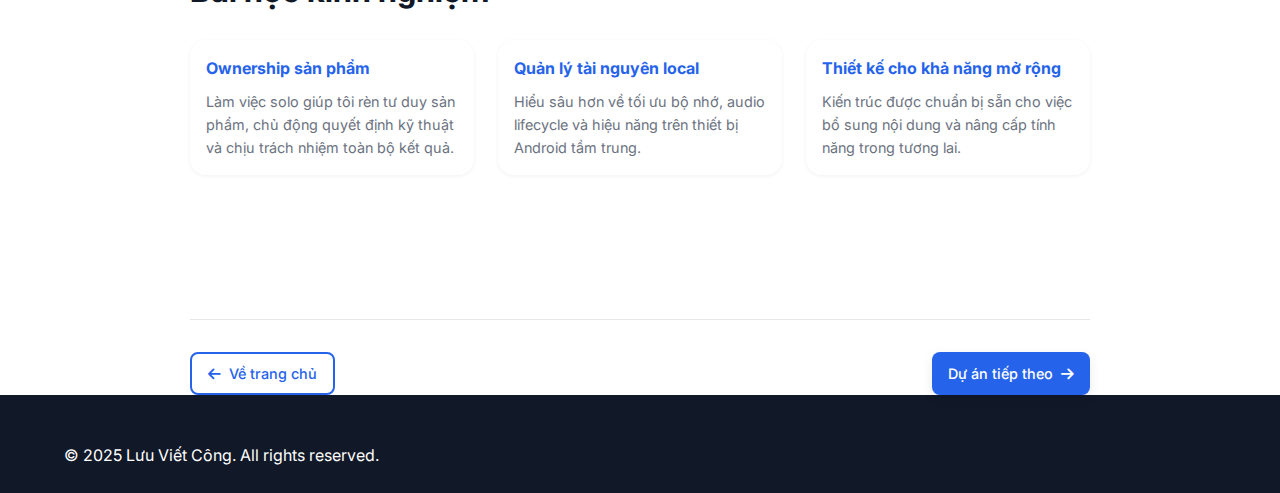
<file: keynote.html>
<!DOCTYPE html>
<html lang="vi">
<head>
  <meta charset="UTF-8">
  <meta name="viewport" content="width=device-width, initial-scale=1.0">
  <title>KeyNote - Chi tiết dự án | Lưu Viết Công</title>
  <link rel="stylesheet" href="styles.css">
  <link href="https://cdnjs.cloudflare.com/ajax/libs/font-awesome/6.4.0/css/all.min.css" rel="stylesheet">
  <link href="https://fonts.googleapis.com/css2?family=Inter:wght@300;400;500;600;700;800&display=swap" rel="stylesheet">

  <style>
   :root {
    --primary-color: #2563eb;
    --secondary-color: #10b981;
    --text-primary: #111827;
    --text-secondary: #6b7280;
    --background-alt: #f9fafb;
    --border-color: #e5e7eb;
    --shadow-sm: 0 1px 4px rgba(0,0,0,0.06);
    --shadow-md: 0 4px 12px rgba(0,0,0,0.08);
    --transition-base: 0.3s ease;
}

.project-detail-page {
    max-width: 900px;
    margin: 0 auto;
}

.project-hero {
    text-align: center;
    margin-bottom: 3rem;
    padding: 2rem 0;
}

.project-meta {
    display: flex;
    justify-content: center;
    gap: 1rem;
    margin-bottom: 1rem;
}

.project-category,
.project-status {
    padding: 0.5rem 1rem;
    border-radius: 1rem;
    font-size: 0.85rem;
    font-weight: 600;
}

.project-category {
    background: rgba(37, 99, 235, 0.1);
    color: var(--primary-color);
}

.project-status {
    background: rgba(16, 185, 129, 0.1);
    color: var(--secondary-color);
}

.project-hero h1 {
    font-size: 3rem;
    font-weight: 800;
    margin-bottom: 1rem;
    color: var(--text-primary);
}

.project-tagline {
    font-size: 1.25rem;
    color: var(--text-secondary);
    max-width: 600px;
    margin: 0 auto;
}

.project-overview {
    background: white;
    padding: 2rem;
    border-radius: 1rem;
    box-shadow: var(--shadow-md);
    margin-bottom: 3rem;
}

.overview-grid {
    display: grid;
    grid-template-columns: repeat(auto-fit, minmax(200px, 1fr));
    gap: 2rem;
}

.overview-item h3 {
    font-size: 1rem;
    font-weight: 600;
    color: var(--text-secondary);
    margin-bottom: 0.5rem;
}

.overview-item p {
    font-size: 1.1rem;
    font-weight: 600;
    color: var(--text-primary);
}

.project-section {
    margin-bottom: 3rem;
}

.project-section h2 {
    font-size: 2rem;
    font-weight: 700;
    margin-bottom: 1.5rem;
    color: var(--text-primary);
}

.project-section > p {
    font-size: 1.1rem;
    color: var(--text-secondary);
    line-height: 1.7;
    margin-bottom: 2rem;
}

.features-grid {
    display: grid;
    grid-template-columns: repeat(auto-fit, minmax(280px, 1fr));
    gap: 1.5rem;
    margin-top: 2rem;
}

.feature-card {
    background: white;
    padding: 1.5rem;
    border-radius: 1rem;
    box-shadow: var(--shadow-sm);
    transition: all var(--transition-base);
}

.feature-card:hover {
    transform: translateY(-3px);
    box-shadow: var(--shadow-md);
}

.feature-card h4 {
    font-size: 1.1rem;
    font-weight: 600;
    margin-bottom: 0.75rem;
    color: var(--text-primary);
}

.feature-card p {
    color: var(--text-secondary);
    line-height: 1.6;
    font-size: 0.9rem;
}

.challenge-solution {
    display: grid;
    grid-template-columns: 1fr 1fr;
    gap: 1.5rem;
    margin-bottom: 2rem;
}

.challenge,
.solution {
    padding: 1rem;
    border-radius: 0.75rem;
}

.challenge {
    background: rgba(239, 68, 68, 0.05);
    border-left: 4px solid #ef4444;
}

.solution {
    background: rgba(16, 185, 129, 0.05);
    border-left: 4px solid #10b981;
}

.challenge h4,
.solution h4 {
    font-size: 1rem;
    font-weight: 600;
    margin-bottom: 0.75rem;
    display: flex;
    align-items: center;
    gap: 0.5rem;
}

.challenge h4 { color: #dc2626; }
.solution h4 { color: #059669; }

.challenge p, .solution p {
    font-size: 0.9rem;
    line-height: 1.6;
    color: var(--text-secondary);
}

.tech-stack {
    display: grid;
    gap: 1.5rem;
}

.tech-category {
    background: white;
    padding: 1.5rem;
    border-radius: 1rem;
    box-shadow: var(--shadow-sm);
}

.tech-category h4 {
    font-size: 1.1rem;
    font-weight: 600;
    margin-bottom: 1rem;
    color: var(--text-primary);
}

.tech-tags {
    display: flex;
    flex-wrap: wrap;
    gap: 0.5rem;
}

.tech-tag {
    background: var(--background-alt);
    color: var(--text-primary);
    padding: 0.5rem 1rem;
    border-radius: 1rem;
    font-size: 0.85rem;
    font-weight: 500;
    border: 1px solid var(--border-color);
}

.lessons-learned {
    display: grid;
    grid-template-columns: repeat(auto-fit, minmax(250px, 1fr));
    gap: 1.5rem;
    margin-top: 1rem;
}

.lesson-item {
    background: white;
    padding: 1rem;
    border-radius: 1rem;
    box-shadow: var(--shadow-sm);
}

.lesson-item h4 {
    font-size: 1rem;
    margin-bottom: 0.5rem;
    color: var(--primary-color);
}

.lesson-item p {
    font-size: 0.9rem;
    color: var(--text-secondary);
    line-height: 1.6;
}

.project-navigation {
    display: flex;
    justify-content: space-between;
    margin-top: 4rem;
    padding-top: 2rem;
    border-top: 1px solid var(--border-color);
}

.btn {
    display: inline-flex;
    align-items: center;
    gap: 0.5rem;
    padding: 0.5rem 1rem;
    border-radius: 8px;
    font-weight: 500;
    transition: all 0.2s;
    cursor: pointer;
}

.btn-primary {
    background-color: var(--primary-color);
    color: #fff;
    border: none;
}

.btn-primary:hover {
    background-color: #1e40af;
}

.btn-outline {
    background: transparent;
    border: 2px solid var(--primary-color);
    color: var(--primary-color);
}

.btn-outline:hover {
    background: var(--primary-color);
    color: #fff;
}

@media (max-width: 768px) {
    .overview-grid {
        grid-template-columns: 1fr;
    }
    .challenge-solution {
        grid-template-columns: 1fr;
    }
    .features-grid {
        grid-template-columns: 1fr;
    }
    .lessons-learned {
        grid-template-columns: 1fr;
    }
    .project-navigation {
        flex-direction: column;
        gap: 1rem;
    }
}
  </style>
</head>

<body>
<header class="header scrolled">
  <div class="container">
    <div class="nav-wrapper">
      <div class="logo">
        <h1>Lưu Viết Công</h1>
        <span class="logo-subtitle">Mobile Developer</span>
      </div>
      <nav class="nav">
        <ul class="nav-list">
          <li><a href="index.html" class="nav-link">← Về trang chủ</a></li>
        </ul>
      </nav>
    </div>
  </div>
</header>

<main style="padding-top:100px">
  <div class="container">
    <div class="project-detail-page">

      <!-- Hero -->
      <div class="project-hero">
        <div class="project-meta">
          <span class="project-category">Android App</span>
          <span class="project-status">In-house Project</span>
        </div>
        <h1>KeyNote</h1>
        <p class="project-tagline">
          Ứng dụng Android khám phá âm thanh nhạc cụ, được phát triển như một sản phẩm nội bộ công ty,
          tập trung vào trải nghiệm offline, hiệu năng và khả năng mở rộng thư viện âm thanh.
        </p>
      </div>

      <!-- Overview -->
      <div class="project-overview">
        <div class="overview-grid">
          <div class="overview-item">
            <h3>Thời gian</h3>
            <p>09/2025 – 12/2025</p>
          </div>
          <div class="overview-item">
            <h3>Vai trò</h3>
            <p>Android Developer – End-to-End (Solo Ownership)</p>
          </div>
          <div class="overview-item">
            <h3>Phạm vi</h3>
            <p>Ý tưởng · Thiết kế · Phát triển · Hoàn thiện sản phẩm</p>
          </div>
        </div>
      </div>

      <!-- Tổng quan dự án -->
      <section class="project-section">
        <h2>Tổng quan dự án</h2>
        <p>
          KeyNote là dự án in-house tại công ty, trong đó tôi được giao toàn quyền đề xuất ý tưởng
          và triển khai sản phẩm theo mô hình solo ownership.
          Ứng dụng hướng đến người dùng yêu âm nhạc, học nhạc hoặc cần tham khảo âm thanh nhạc cụ
          trong môi trường offline.
        </p>
        <p>
          Thư viện âm thanh bao gồm nhạc cụ truyền thống Việt Nam, nhạc cụ cổ điển và nhạc cụ hiện đại.
          Mỗi âm thanh được chuẩn hóa về chất lượng, thời lượng và cách phát để đảm bảo trải nghiệm ổn định
          trên nhiều thiết bị Android.
        </p>

        <div class="features-grid">
          <div class="feature-card">
            <h4>Thư viện nhạc cụ có cấu trúc</h4>
            <p>
              Phân loại nhạc cụ theo nhóm (truyền thống, cổ điển, hiện đại, bộ gõ),
              dễ mở rộng dữ liệu trong các phiên bản tiếp theo.
            </p>
          </div>

          <div class="feature-card">
            <h4>Phát âm thanh offline hoàn toàn</h4>
            <p>
              Toàn bộ nội dung hoạt động không cần internet,
              phù hợp cho môi trường học tập và sử dụng lâu dài.
            </p>
          </div>

          <div class="feature-card">
            <h4>Âm thanh chất lượng cao</h4>
            <p>
              File audio được tối ưu dung lượng nhưng vẫn đảm bảo độ rõ,
              không gây trễ hoặc giật khi phát liên tục.
            </p>
          </div>

          <div class="feature-card">
            <h4>Giao diện tập trung trải nghiệm</h4>
            <p>
              UI tối giản, thao tác nhanh, hạn chế yếu tố gây xao nhãng,
              phù hợp cả người mới lẫn người dùng có kinh nghiệm.
            </p>
          </div>
        </div>
      </section>

      <!-- Thách thức & Giải pháp -->
      <section class="project-section">
        <h2>Thách thức & Giải pháp</h2>

        <div class="challenge-solution">
          <div class="challenge">
            <h4>Thách thức</h4>
            <p>
              Quản lý số lượng lớn file âm thanh chất lượng cao
              trong điều kiện offline mà vẫn đảm bảo hiệu năng.
            </p>
          </div>
          <div class="solution">
            <h4>Giải pháp</h4>
            <p>
              Thiết kế cấu trúc dữ liệu rõ ràng với SQLite,
              quản lý vòng đời MediaPlayer và preload hợp lý để giảm độ trễ.
            </p>
          </div>
        </div>

        <div class="challenge-solution">
          <div class="challenge">
            <h4>Thách thức</h4>
            <p>
              Tránh giao diện rối khi số lượng nhạc cụ và danh mục tăng lên.
            </p>
          </div>
          <div class="solution">
            <h4>Giải pháp</h4>
            <p>
              Thiết kế điều hướng theo danh mục,
              sử dụng icon và bố cục nhất quán để người dùng dễ ghi nhớ.
            </p>
          </div>
        </div>
      </section>

      <!-- Kiến trúc & Công nghệ -->
      <section class="project-section">
        <h2>Kiến trúc & Công nghệ</h2>
        <div class="tech-stack">

          <div class="tech-category">
            <h4>Frontend Mobile</h4>
            <div class="tech-tags">
              <span class="tech-tag">Android</span>
              <span class="tech-tag">XML</span>
            </div>
          </div>

          <div class="tech-category">
            <h4>Database & Storage</h4>
            <div class="tech-tags">
              <span class="tech-tag">SQLite</span>
              <span class="tech-tag">SharedPreferences</span>
            </div>
          </div>

          <div class="tech-category">
            <h4>Audio</h4>
            <div class="tech-tags">
              <span class="tech-tag">MediaPlayer</span>
              <span class="tech-tag">Offline-first</span>
            </div>
          </div>

          <div class="tech-category">
            <h4>Architecture</h4>
            <div class="tech-tags">
              <span class="tech-tag">MVVM (basic)</span>
              <span class="tech-tag">Separation of Concerns</span>
            </div>
          </div>

        </div>
      </section>

      <!-- Bài học -->
      <section class="project-section">
        <h2>Bài học kinh nghiệm</h2>
        <div class="lessons-learned">

          <div class="lesson-item">
            <h4>Ownership sản phẩm</h4>
            <p>
              Làm việc solo giúp tôi rèn tư duy sản phẩm,
              chủ động quyết định kỹ thuật và chịu trách nhiệm toàn bộ kết quả.
            </p>
          </div>

          <div class="lesson-item">
            <h4>Quản lý tài nguyên local</h4>
            <p>
              Hiểu sâu hơn về tối ưu bộ nhớ, audio lifecycle
              và hiệu năng trên thiết bị Android tầm trung.
            </p>
          </div>

          <div class="lesson-item">
            <h4>Thiết kế cho khả năng mở rộng</h4>
            <p>
              Kiến trúc được chuẩn bị sẵn cho việc bổ sung nội dung
              và nâng cấp tính năng trong tương lai.
            </p>
          </div>

        </div>
      </section>

      <!-- Navigation -->
      <div class="project-navigation">
        <a href="index.html" class="btn btn-outline">
          <i class="fas fa-arrow-left"></i> Về trang chủ
        </a>
        <a href="urbanflow.html" class="btn btn-primary">
          Dự án tiếp theo <i class="fas fa-arrow-right"></i>
        </a>
      </div>

    </div>
  </div>
</main>

<footer class="footer">
  <div class="container">
    <p>&copy; 2025 Lưu Viết Công. All rights reserved.</p>
  </div>
</footer>

</body>
</html>
</file>
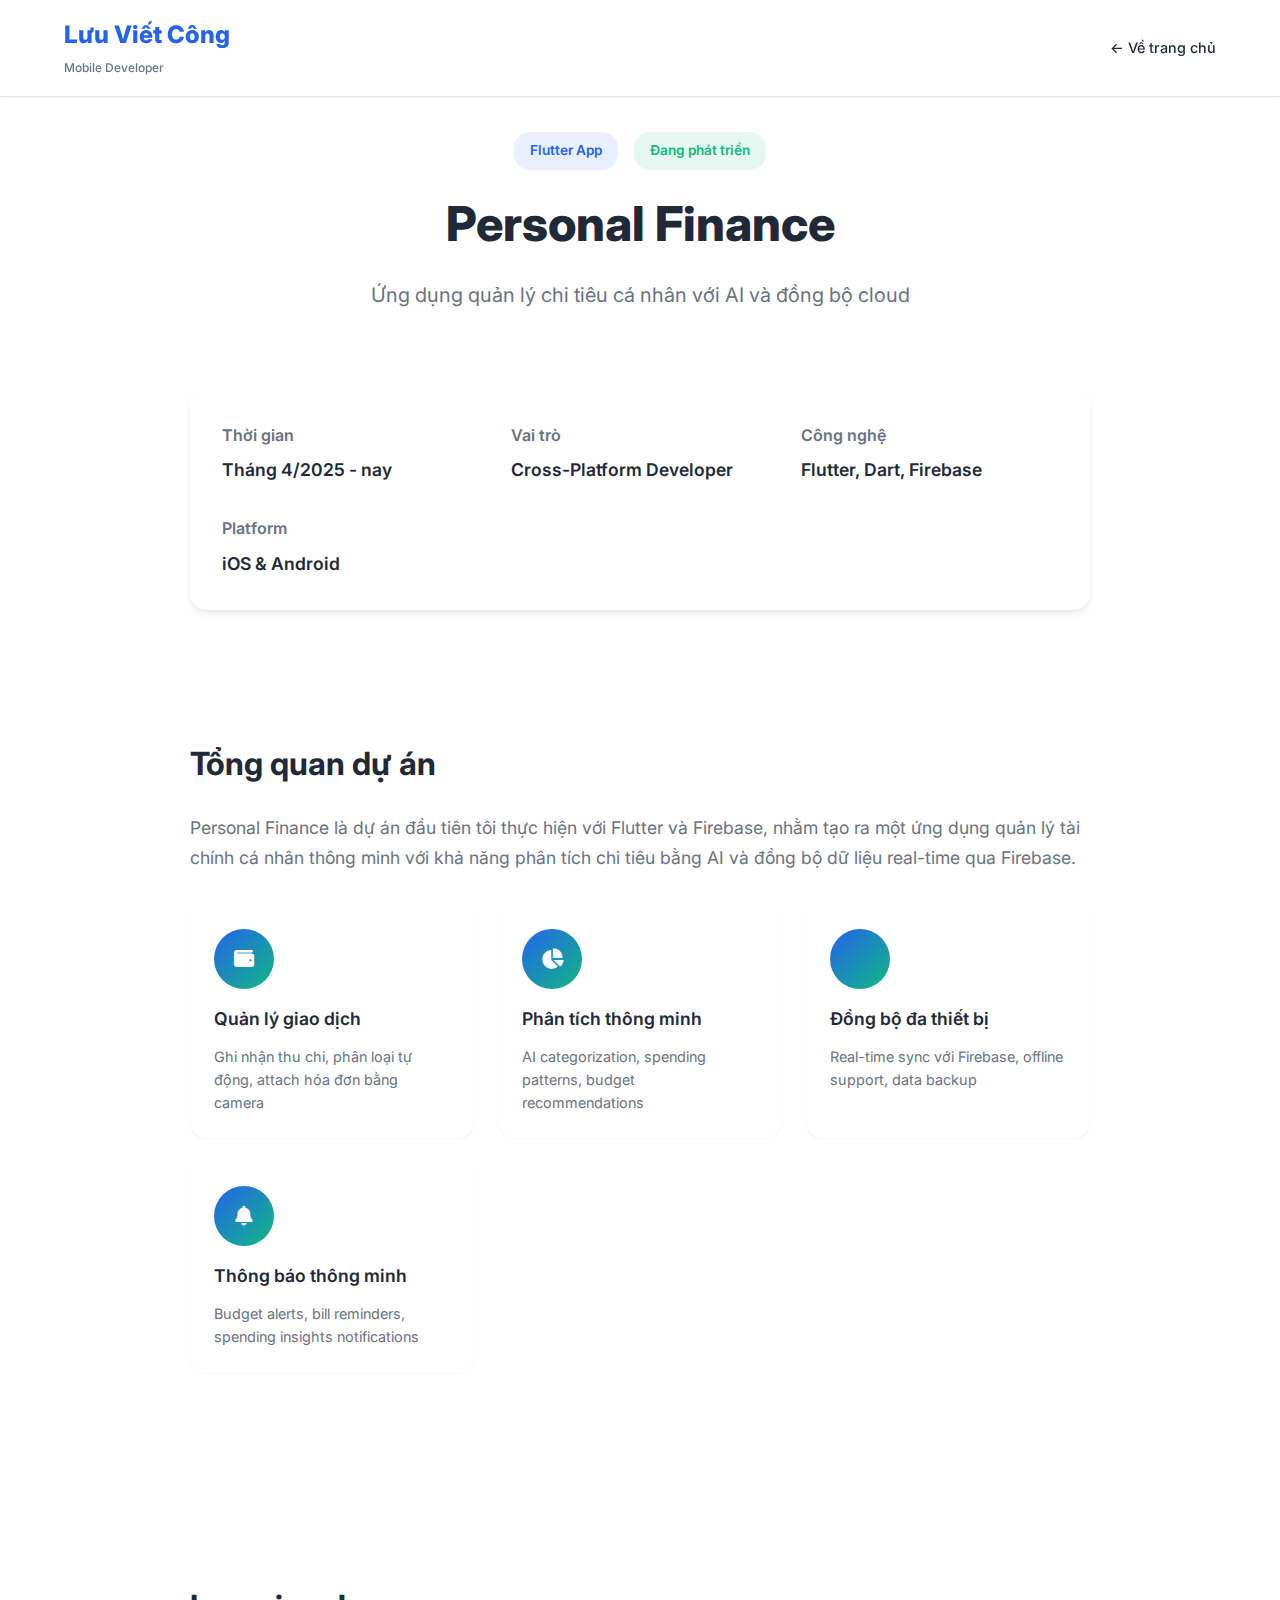
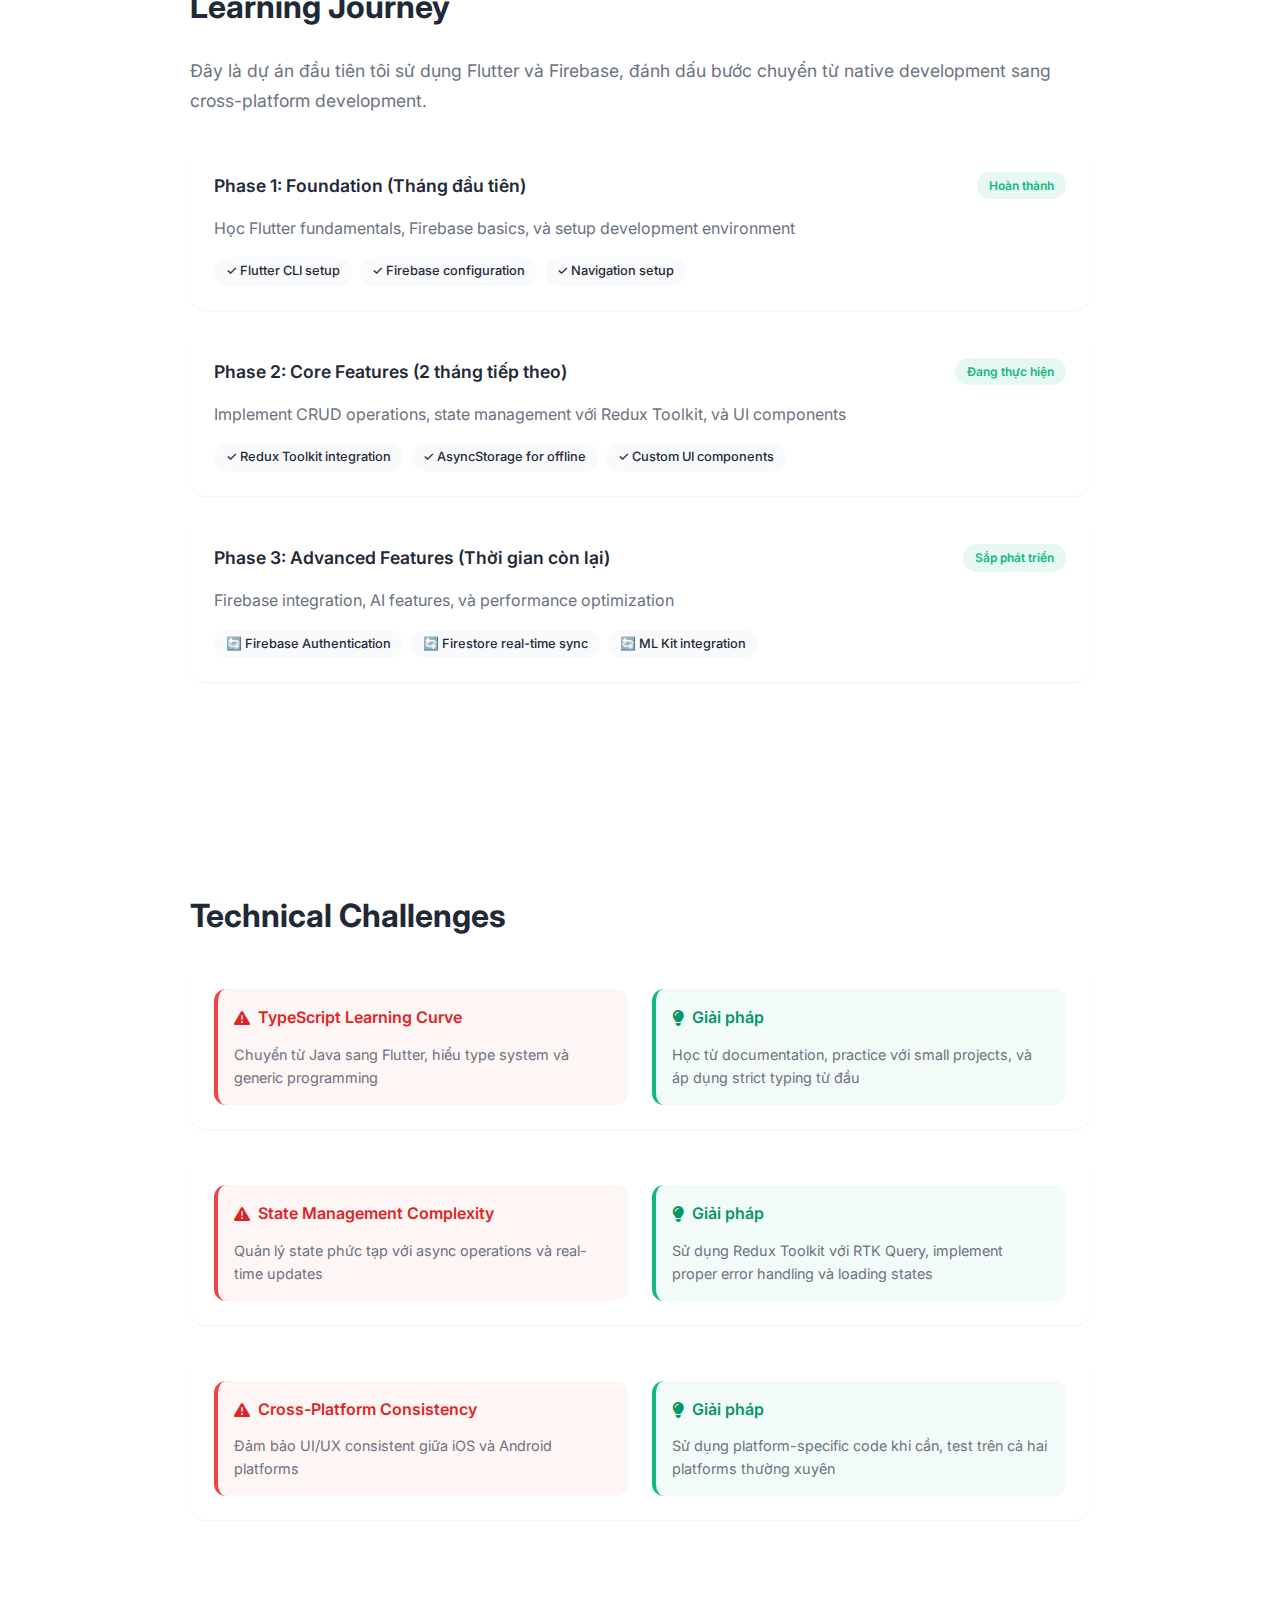
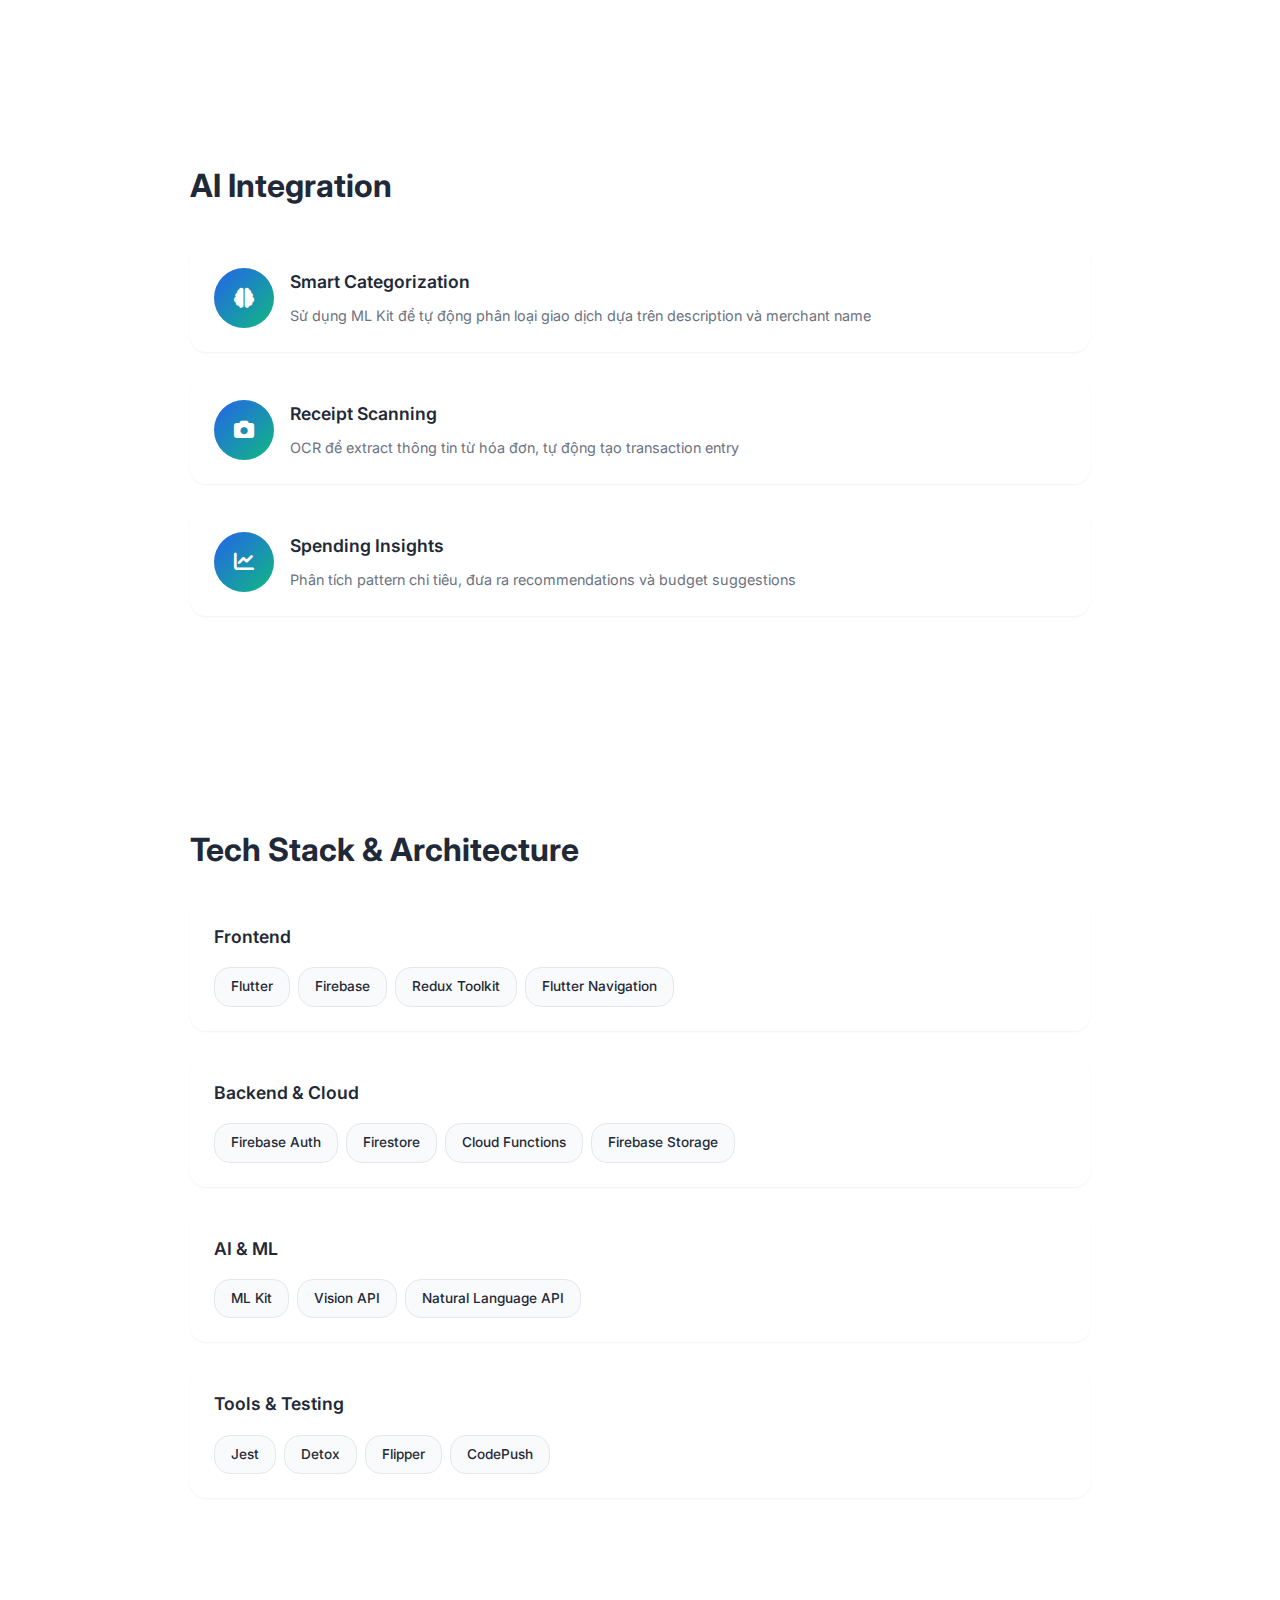
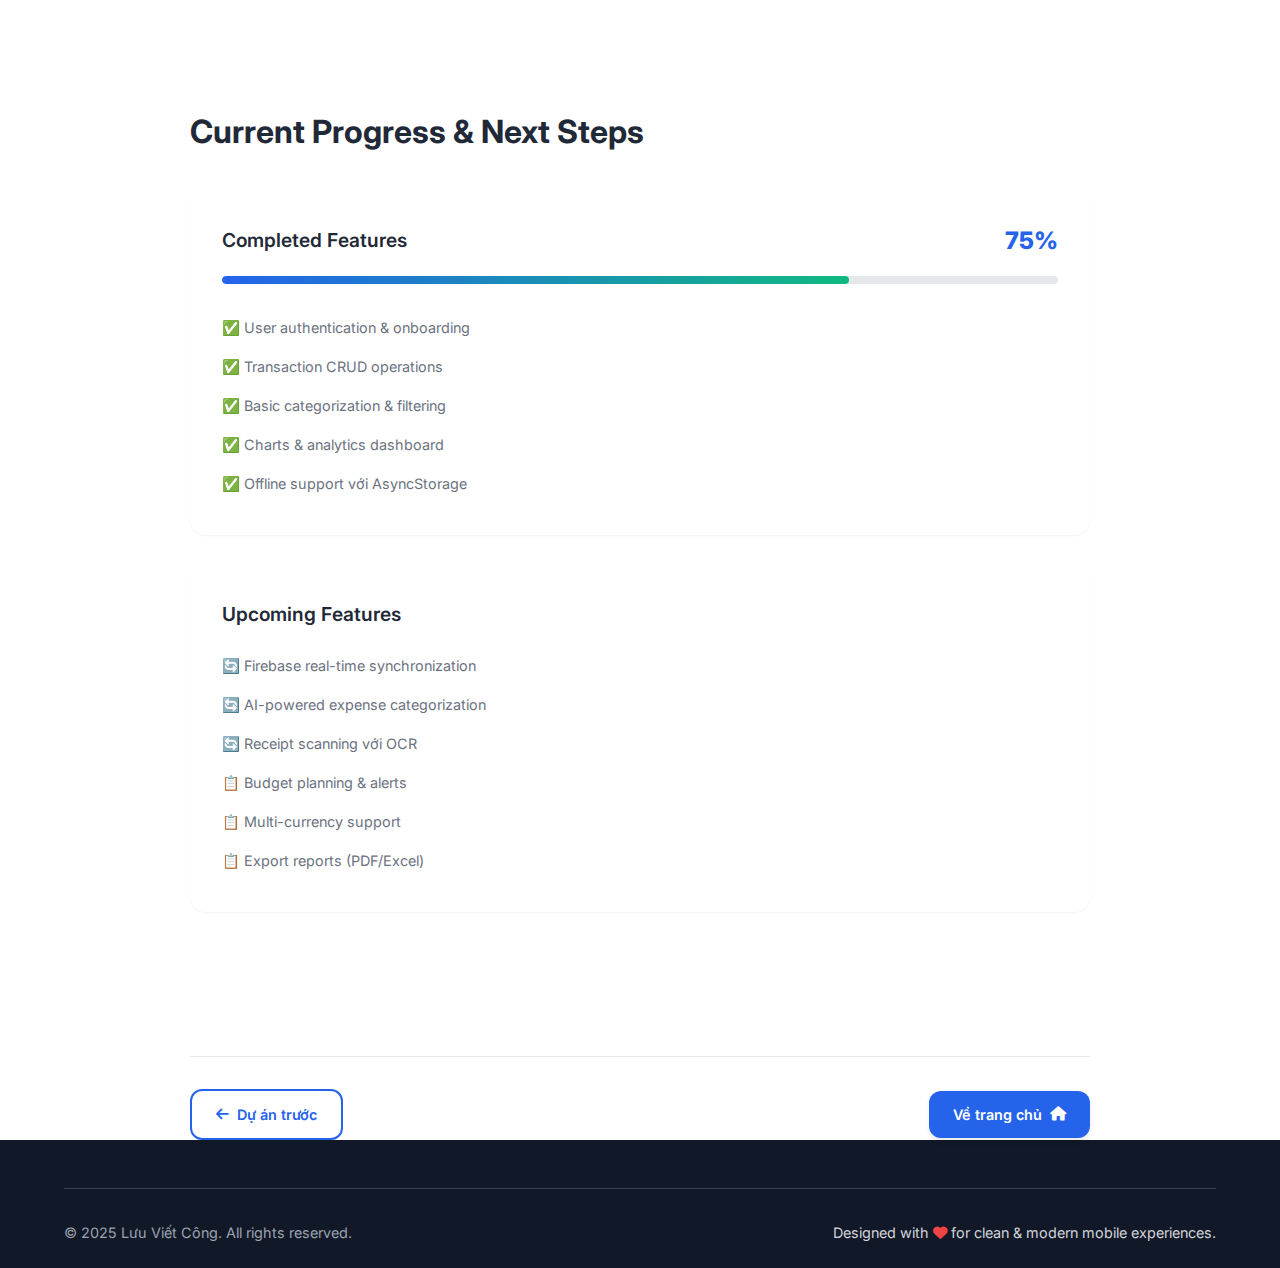
<file: personal-finance.html>
<!DOCTYPE html>
<html lang="vi">
<head>
    <meta charset="UTF-8">
    <meta name="viewport" content="width=device-width, initial-scale=1.0">
    <title>Personal Finance - Chi tiết dự án | Lưu Viết Công</title>
    <link rel="stylesheet" href="styles.css">
    <link href="https://cdnjs.cloudflare.com/ajax/libs/font-awesome/6.4.0/css/all.min.css" rel="stylesheet">
    <link href="https://fonts.googleapis.com/css2?family=Inter:wght@300;400;500;600;700;800&display=swap" rel="stylesheet">
</head>
<body>
    <header class="header scrolled">
        <div class="container">
            <div class="nav-wrapper">
                <div class="logo">
                    <h1>Lưu Viết Công</h1>
                    <span class="logo-subtitle">Mobile Developer</span>
                </div>
                <nav class="nav">
                    <ul class="nav-list">
                        <li><a href="index.html" class="nav-link">← Về trang chủ</a></li>
                    </ul>
                </nav>
            </div>
        </div>
    </header>

    <main style="padding-top: 100px;">
        <div class="container">
            <div class="project-detail-page">
                <div class="project-hero">
                    <div class="project-meta">
                        <span class="project-category">Flutter App</span>
                        <span class="project-status">Đang phát triển</span>
                    </div>
                    <h1>Personal Finance</h1>
                    <p class="project-tagline">Ứng dụng quản lý chi tiêu cá nhân với AI và đồng bộ cloud</p>
                </div>

                <div class="project-overview">
                    <div class="overview-grid">
                        <div class="overview-item">
                            <h3>Thời gian</h3>
                            <p>Tháng 4/2025 - nay</p>
                        </div>
                        <div class="overview-item">
                            <h3>Vai trò</h3>
                            <p>Cross-Platform Developer</p>
                        </div>
                        <div class="overview-item">
                            <h3>Công nghệ</h3>
                            <p>Flutter, Dart, Firebase</p>
                        </div>
                        <div class="overview-item">
                            <h3>Platform</h3>
                            <p>iOS & Android</p>
                        </div>
                    </div>
                </div>

                <section class="project-section">
                    <h2>Tổng quan dự án</h2>
                    <p>Personal Finance là dự án đầu tiên tôi thực hiện với Flutter và Firebase, nhằm tạo ra một ứng dụng quản lý tài chính cá nhân thông minh với khả năng phân tích chi tiêu bằng AI và đồng bộ dữ liệu real-time qua Firebase.</p>
                    
                    <div class="features-grid">
                        <div class="feature-card">
                            <div class="feature-icon">
                                <i class="fas fa-wallet"></i>
                            </div>
                            <h4>Quản lý giao dịch</h4>
                            <p>Ghi nhận thu chi, phân loại tự động, attach hóa đơn bằng camera</p>
                        </div>
                        
                        <div class="feature-card">
                            <div class="feature-icon">
                                <i class="fas fa-chart-pie"></i>
                            </div>
                            <h4>Phân tích thông minh</h4>
                            <p>AI categorization, spending patterns, budget recommendations</p>
                        </div>
                        
                        <div class="feature-card">
                            <div class="feature-icon">
                                <i class="fas fa-cloud-sync-alt"></i>
                            </div>
                            <h4>Đồng bộ đa thiết bị</h4>
                            <p>Real-time sync với Firebase, offline support, data backup</p>
                        </div>
                        
                        <div class="feature-card">
                            <div class="feature-icon">
                                <i class="fas fa-bell"></i>
                            </div>
                            <h4>Thông báo thông minh</h4>
                            <p>Budget alerts, bill reminders, spending insights notifications</p>
                        </div>
                    </div>
                </section>

                <section class="project-section">
                    <h2>Learning Journey</h2>
                    <p>Đây là dự án đầu tiên tôi sử dụng Flutter và Firebase, đánh dấu bước chuyển từ native development sang cross-platform development.</p>
                    
                    <div class="learning-timeline">
                        <div class="learning-phase">
                            <div class="phase-header">
                                <h4>Phase 1: Foundation (Tháng đầu tiên)</h4>
                                <span class="phase-status">Hoàn thành</span>
                            </div>
                            <div class="phase-content">
                                <p>Học Flutter fundamentals, Firebase basics, và setup development environment</p>
                                <div class="phase-achievements">
                                    <span class="achievement">✓ Flutter CLI setup</span>
                                    <span class="achievement">✓ Firebase configuration</span>
                                    <span class="achievement">✓ Navigation setup</span>
                                </div>
                            </div>
                        </div>
                        
                        <div class="learning-phase">
                            <div class="phase-header">
                                <h4>Phase 2: Core Features (2 tháng tiếp theo)</h4>
                                <span class="phase-status">Đang thực hiện</span>
                            </div>
                            <div class="phase-content">
                                <p>Implement CRUD operations, state management với Redux Toolkit, và UI components</p>
                                <div class="phase-achievements">
                                    <span class="achievement">✓ Redux Toolkit integration</span>
                                    <span class="achievement">✓ AsyncStorage for offline</span>
                                    <span class="achievement">✓ Custom UI components</span>
                                </div>
                            </div>
                        </div>
                        
                        <div class="learning-phase">
                            <div class="phase-header">
                                <h4>Phase 3: Advanced Features (Thời gian còn lại)</h4>
                                <span class="phase-status">Sắp phát triển</span>
                            </div>
                            <div class="phase-content">
                                <p>Firebase integration, AI features, và performance optimization</p>
                                <div class="phase-achievements">
                                    <span class="achievement">🔄 Firebase Authentication</span>
                                    <span class="achievement">🔄 Firestore real-time sync</span>
                                    <span class="achievement">🔄 ML Kit integration</span>
                                </div>
                            </div>
                        </div>
                    </div>
                </section>

                <section class="project-section">
                    <h2>Technical Challenges</h2>
                    
                    <div class="challenge-solution">
                        <div class="challenge">
                            <h4><i class="fas fa-exclamation-triangle"></i> TypeScript Learning Curve</h4>
                            <p>Chuyển từ Java sang Flutter, hiểu type system và generic programming</p>
                        </div>
                        <div class="solution">
                            <h4><i class="fas fa-lightbulb"></i> Giải pháp</h4>
                            <p>Học từ documentation, practice với small projects, và áp dụng strict typing từ đầu</p>
                        </div>
                    </div>
                    
                    <div class="challenge-solution">
                        <div class="challenge">
                            <h4><i class="fas fa-exclamation-triangle"></i> State Management Complexity</h4>
                            <p>Quản lý state phức tạp với async operations và real-time updates</p>
                        </div>
                        <div class="solution">
                            <h4><i class="fas fa-lightbulb"></i> Giải pháp</h4>
                            <p>Sử dụng Redux Toolkit với RTK Query, implement proper error handling và loading states</p>
                        </div>
                    </div>
                    
                    <div class="challenge-solution">
                        <div class="challenge">
                            <h4><i class="fas fa-exclamation-triangle"></i> Cross-Platform Consistency</h4>
                            <p>Đảm bảo UI/UX consistent giữa iOS và Android platforms</p>
                        </div>
                        <div class="solution">
                            <h4><i class="fas fa-lightbulb"></i> Giải pháp</h4>
                            <p>Sử dụng platform-specific code khi cần, test trên cả hai platforms thường xuyên</p>
                        </div>
                    </div>
                </section>

                <section class="project-section">
                    <h2>AI Integration</h2>
                    <div class="ai-features">
                        <div class="ai-feature">
                            <div class="ai-icon">
                                <i class="fas fa-brain"></i>
                            </div>
                            <div class="ai-content">
                                <h4>Smart Categorization</h4>
                                <p>Sử dụng ML Kit để tự động phân loại giao dịch dựa trên description và merchant name</p>
                            </div>
                        </div>
                        
                        <div class="ai-feature">
                            <div class="ai-icon">
                                <i class="fas fa-camera"></i>
                            </div>
                            <div class="ai-content">
                                <h4>Receipt Scanning</h4>
                                <p>OCR để extract thông tin từ hóa đơn, tự động tạo transaction entry</p>
                            </div>
                        </div>
                        
                        <div class="ai-feature">
                            <div class="ai-icon">
                                <i class="fas fa-chart-line"></i>
                            </div>
                            <div class="ai-content">
                                <h4>Spending Insights</h4>
                                <p>Phân tích pattern chi tiêu, đưa ra recommendations và budget suggestions</p>
                            </div>
                        </div>
                    </div>
                </section>

                <section class="project-section">
                    <h2>Tech Stack & Architecture</h2>
                    <div class="tech-stack">
                        <div class="tech-category">
                            <h4>Frontend</h4>
                            <div class="tech-tags">
                                <span class="tech-tag">Flutter</span>
                                <span class="tech-tag">Firebase</span>
                                <span class="tech-tag">Redux Toolkit</span>
                                <span class="tech-tag">Flutter Navigation</span>
                            </div>
                        </div>
                        
                        <div class="tech-category">
                            <h4>Backend & Cloud</h4>
                            <div class="tech-tags">
                                <span class="tech-tag">Firebase Auth</span>
                                <span class="tech-tag">Firestore</span>
                                <span class="tech-tag">Cloud Functions</span>
                                <span class="tech-tag">Firebase Storage</span>
                            </div>
                        </div>
                        
                        <div class="tech-category">
                            <h4>AI & ML</h4>
                            <div class="tech-tags">
                                <span class="tech-tag">ML Kit</span>
                                <span class="tech-tag">Vision API</span>
                                <span class="tech-tag">Natural Language API</span>
                            </div>
                        </div>
                        
                        <div class="tech-category">
                            <h4>Tools & Testing</h4>
                            <div class="tech-tags">
                                <span class="tech-tag">Jest</span>
                                <span class="tech-tag">Detox</span>
                                <span class="tech-tag">Flipper</span>
                                <span class="tech-tag">CodePush</span>
                            </div>
                        </div>
                    </div>
                </section>

                <section class="project-section">
                    <h2>Current Progress & Next Steps</h2>
                    <div class="progress-section">
                        <div class="progress-item">
                            <div class="progress-header">
                                <h4>Completed Features</h4>
                                <span class="progress-percentage">75%</span>
                            </div>
                            <div class="progress-bar-container">
                                <div class="progress-bar-fill" style="width: 75%"></div>
                            </div>
                            <ul class="feature-list">
                                <li>✅ User authentication & onboarding</li>
                                <li>✅ Transaction CRUD operations</li>
                                <li>✅ Basic categorization & filtering</li>
                                <li>✅ Charts & analytics dashboard</li>
                                <li>✅ Offline support với AsyncStorage</li>
                            </ul>
                        </div>
                        
                        <div class="next-steps">
                            <h4>Upcoming Features</h4>
                            <ul class="feature-list">
                                <li>🔄 Firebase real-time synchronization</li>
                                <li>🔄 AI-powered expense categorization</li>
                                <li>🔄 Receipt scanning với OCR</li>
                                <li>📋 Budget planning & alerts</li>
                                <li>📋 Multi-currency support</li>
                                <li>📋 Export reports (PDF/Excel)</li>
                            </ul>
                        </div>
                    </div>
                </section>

                <div class="project-navigation">
                    <a href="student-manager.html" class="btn btn-outline">
                        <i class="fas fa-arrow-left"></i>
                        Dự án trước
                    </a>
                    <a href="index.html" class="btn btn-primary">
                        Về trang chủ
                        <i class="fas fa-home"></i>
                    </a>
                </div>
            </div>
        </div>
    </main>

    <footer class="footer">
        <div class="container">
            <div class="footer-content">
                <div class="footer-bottom">
                    <div class="footer-copyright">
                        <p>&copy; 2025 Lưu Viết Công. All rights reserved.</p>
                    </div>
                    <div class="footer-slogan">
                        <p>Designed with <i class="fas fa-heart"></i> for clean & modern mobile experiences.</p>
                    </div>
                </div>
            </div>
        </div>
    </footer>

    <style>
        .project-detail-page {
            max-width: 900px;
            margin: 0 auto;
        }

        .project-hero {
            text-align: center;
            margin-bottom: 3rem;
            padding: 2rem 0;
        }

        .project-meta {
            display: flex;
            justify-content: center;
            gap: 1rem;
            margin-bottom: 1rem;
        }

        .project-category,
        .project-status {
            padding: 0.5rem 1rem;
            border-radius: 1rem;
            font-size: 0.85rem;
            font-weight: 600;
        }

        .project-category {
            background: rgba(37, 99, 235, 0.1);
            color: var(--primary-color);
        }

        .project-status {
            background: rgba(16, 185, 129, 0.1);
            color: var(--secondary-color);
        }

        .project-hero h1 {
            font-size: 3rem;
            font-weight: 800;
            margin-bottom: 1rem;
            color: var(--text-primary);
        }

        .project-tagline {
            font-size: 1.25rem;
            color: var(--text-secondary);
            max-width: 600px;
            margin: 0 auto;
        }

        .project-overview {
            background: white;
            padding: 2rem;
            border-radius: 1rem;
            box-shadow: var(--shadow-md);
            margin-bottom: 3rem;
        }

        .overview-grid {
            display: grid;
            grid-template-columns: repeat(auto-fit, minmax(200px, 1fr));
            gap: 2rem;
        }

        .overview-item h3 {
            font-size: 1rem;
            font-weight: 600;
            color: var(--text-secondary);
            margin-bottom: 0.5rem;
        }

        .overview-item p {
            font-size: 1.1rem;
            font-weight: 600;
            color: var(--text-primary);
        }

        .project-section {
            margin-bottom: 3rem;
        }

        .project-section h2 {
            font-size: 2rem;
            font-weight: 700;
            margin-bottom: 1.5rem;
            color: var(--text-primary);
        }

        .project-section > p {
            font-size: 1.1rem;
            color: var(--text-secondary);
            line-height: 1.7;
            margin-bottom: 2rem;
        }

        .features-grid {
            display: grid;
            grid-template-columns: repeat(auto-fit, minmax(280px, 1fr));
            gap: 1.5rem;
            margin-top: 2rem;
        }

        .feature-card {
            background: white;
            padding: 1.5rem;
            border-radius: 1rem;
            box-shadow: var(--shadow-sm);
            transition: all var(--transition-base);
        }

        .feature-card:hover {
            transform: translateY(-3px);
            box-shadow: var(--shadow-md);
        }

        .feature-icon {
            width: 60px;
            height: 60px;
            background: linear-gradient(135deg, var(--primary-color), var(--secondary-color));
            border-radius: 50%;
            display: flex;
            align-items: center;
            justify-content: center;
            font-size: 1.25rem;
            color: white;
            margin-bottom: 1rem;
        }

        .feature-card h4 {
            font-size: 1.1rem;
            font-weight: 600;
            margin-bottom: 0.75rem;
            color: var(--text-primary);
        }

        .feature-card p {
            color: var(--text-secondary);
            line-height: 1.6;
            font-size: 0.9rem;
        }

        .challenge-solution {
            display: grid;
            grid-template-columns: 1fr 1fr;
            gap: 1.5rem;
            margin-bottom: 2rem;
            background: white;
            padding: 1.5rem;
            border-radius: 1rem;
            box-shadow: var(--shadow-sm);
        }

        .challenge,
        .solution {
            padding: 1rem;
            border-radius: 0.75rem;
        }

        .challenge {
            background: rgba(239, 68, 68, 0.05);
            border-left: 4px solid #ef4444;
        }

        .solution {
            background: rgba(16, 185, 129, 0.05);
            border-left: 4px solid #10b981;
        }

        .challenge h4,
        .solution h4 {
            font-size: 1rem;
            font-weight: 600;
            margin-bottom: 0.75rem;
            display: flex;
            align-items: center;
            gap: 0.5rem;
        }

        .challenge h4 {
            color: #dc2626;
        }

        .solution h4 {
            color: #059669;
        }

        .challenge p,
        .solution p {
            font-size: 0.9rem;
            line-height: 1.6;
            color: var(--text-secondary);
        }

        .tech-stack {
            display: grid;
            gap: 1.5rem;
        }

        .tech-category {
            background: white;
            padding: 1.5rem;
            border-radius: 1rem;
            box-shadow: var(--shadow-sm);
        }

        .tech-category h4 {
            font-size: 1.1rem;
            font-weight: 600;
            margin-bottom: 1rem;
            color: var(--text-primary);
        }

        .tech-tags {
            display: flex;
            flex-wrap: wrap;
            gap: 0.5rem;
        }

        .tech-tag {
            background: var(--background-alt);
            color: var(--text-primary);
            padding: 0.5rem 1rem;
            border-radius: 1rem;
            font-size: 0.85rem;
            font-weight: 500;
            border: 1px solid var(--border-color);
        }

        .results-grid {
            display: grid;
            grid-template-columns: repeat(auto-fit, minmax(200px, 1fr));
            gap: 1.5rem;
            margin-top: 2rem;
        }

        .result-card {
            background: white;
            padding: 2rem;
            border-radius: 1rem;
            box-shadow: var(--shadow-sm);
            text-align: center;
            transition: transform var(--transition-base);
        }

        .result-card:hover {
            transform: translateY(-3px);
        }

        .result-number {
            font-size: 2.5rem;
            font-weight: 800;
            color: var(--primary-color);
            margin-bottom: 0.5rem;
        }

        .result-label {
            font-size: 0.9rem;
            color: var(--text-secondary);
            font-weight: 500;
        }

        .project-navigation {
            display: flex;
            justify-content: space-between;
            align-items: center;
            margin-top: 4rem;
            padding-top: 2rem;
            border-top: 1px solid var(--border-color);
        }

        .learning-timeline {
            display: flex;
            flex-direction: column;
            gap: 1.5rem;
            margin-top: 2rem;
        }

        .learning-phase {
            background: white;
            padding: 1.5rem;
            border-radius: 1rem;
            box-shadow: var(--shadow-sm);
        }

        .phase-header {
            display: flex;
            justify-content: space-between;
            align-items: center;
            margin-bottom: 1rem;
        }

        .phase-header h4 {
            font-size: 1.1rem;
            font-weight: 600;
            color: var(--text-primary);
        }

        .phase-status {
            padding: 0.25rem 0.75rem;
            border-radius: 1rem;
            font-size: 0.75rem;
            font-weight: 600;
            background: rgba(16, 185, 129, 0.1);
            color: var(--secondary-color);
        }

        .phase-content p {
            color: var(--text-secondary);
            line-height: 1.6;
            margin-bottom: 1rem;
        }

        .phase-achievements {
            display: flex;
            flex-wrap: wrap;
            gap: 0.5rem;
        }

        .achievement {
            background: var(--background-alt);
            padding: 0.25rem 0.75rem;
            border-radius: 1rem;
            font-size: 0.8rem;
            font-weight: 500;
            color: var(--text-primary);
        }

        .ai-features {
            display: grid;
            gap: 1.5rem;
            margin-top: 2rem;
        }

        .ai-feature {
            display: flex;
            gap: 1rem;
            background: white;
            padding: 1.5rem;
            border-radius: 1rem;
            box-shadow: var(--shadow-sm);
        }

        .ai-icon {
            width: 60px;
            height: 60px;
            background: linear-gradient(135deg, var(--primary-color), var(--secondary-color));
            border-radius: 50%;
            display: flex;
            align-items: center;
            justify-content: center;
            font-size: 1.25rem;
            color: white;
            flex-shrink: 0;
        }

        .ai-content h4 {
            font-size: 1.1rem;
            font-weight: 600;
            margin-bottom: 0.5rem;
            color: var(--text-primary);
        }

        .ai-content p {
            color: var(--text-secondary);
            line-height: 1.6;
            font-size: 0.9rem;
        }

        .progress-section {
            display: grid;
            gap: 2rem;
            margin-top: 2rem;
        }

        .progress-item {
            background: white;
            padding: 2rem;
            border-radius: 1rem;
            box-shadow: var(--shadow-sm);
        }

        .progress-header {
            display: flex;
            justify-content: space-between;
            align-items: center;
            margin-bottom: 1rem;
        }

        .progress-header h4 {
            font-size: 1.2rem;
            font-weight: 600;
            color: var(--text-primary);
        }

        .progress-percentage {
            font-size: 1.5rem;
            font-weight: 800;
            color: var(--primary-color);
        }

        .progress-bar-container {
            width: 100%;
            height: 8px;
            background: var(--border-color);
            border-radius: 1rem;
            overflow: hidden;
            margin-bottom: 1.5rem;
        }

        .progress-bar-fill {
            height: 100%;
            background: linear-gradient(90deg, var(--primary-color), var(--secondary-color));
            border-radius: 1rem;
            transition: width 1s ease-out;
        }

        .feature-list {
            list-style: none;
            padding: 0;
        }

        .feature-list li {
            padding: 0.5rem 0;
            font-size: 0.9rem;
            color: var(--text-secondary);
        }

        .next-steps {
            background: white;
            padding: 2rem;
            border-radius: 1rem;
            box-shadow: var(--shadow-sm);
        }

        .next-steps h4 {
            font-size: 1.2rem;
            font-weight: 600;
            color: var(--text-primary);
            margin-bottom: 1rem;
        }

        @media (max-width: 768px) {
            .project-hero h1 {
                font-size: 2rem;
            }

            .overview-grid {
                grid-template-columns: 1fr;
                gap: 1rem;
            }

            .challenge-solution {
                grid-template-columns: 1fr;
            }

            .project-navigation {
                flex-direction: column;
                gap: 1rem;
            }

            .features-grid {
                grid-template-columns: 1fr;
            }

            .results-grid {
                grid-template-columns: repeat(2, 1fr);
            }
        }
    </style>
</body>
</html>
</file>
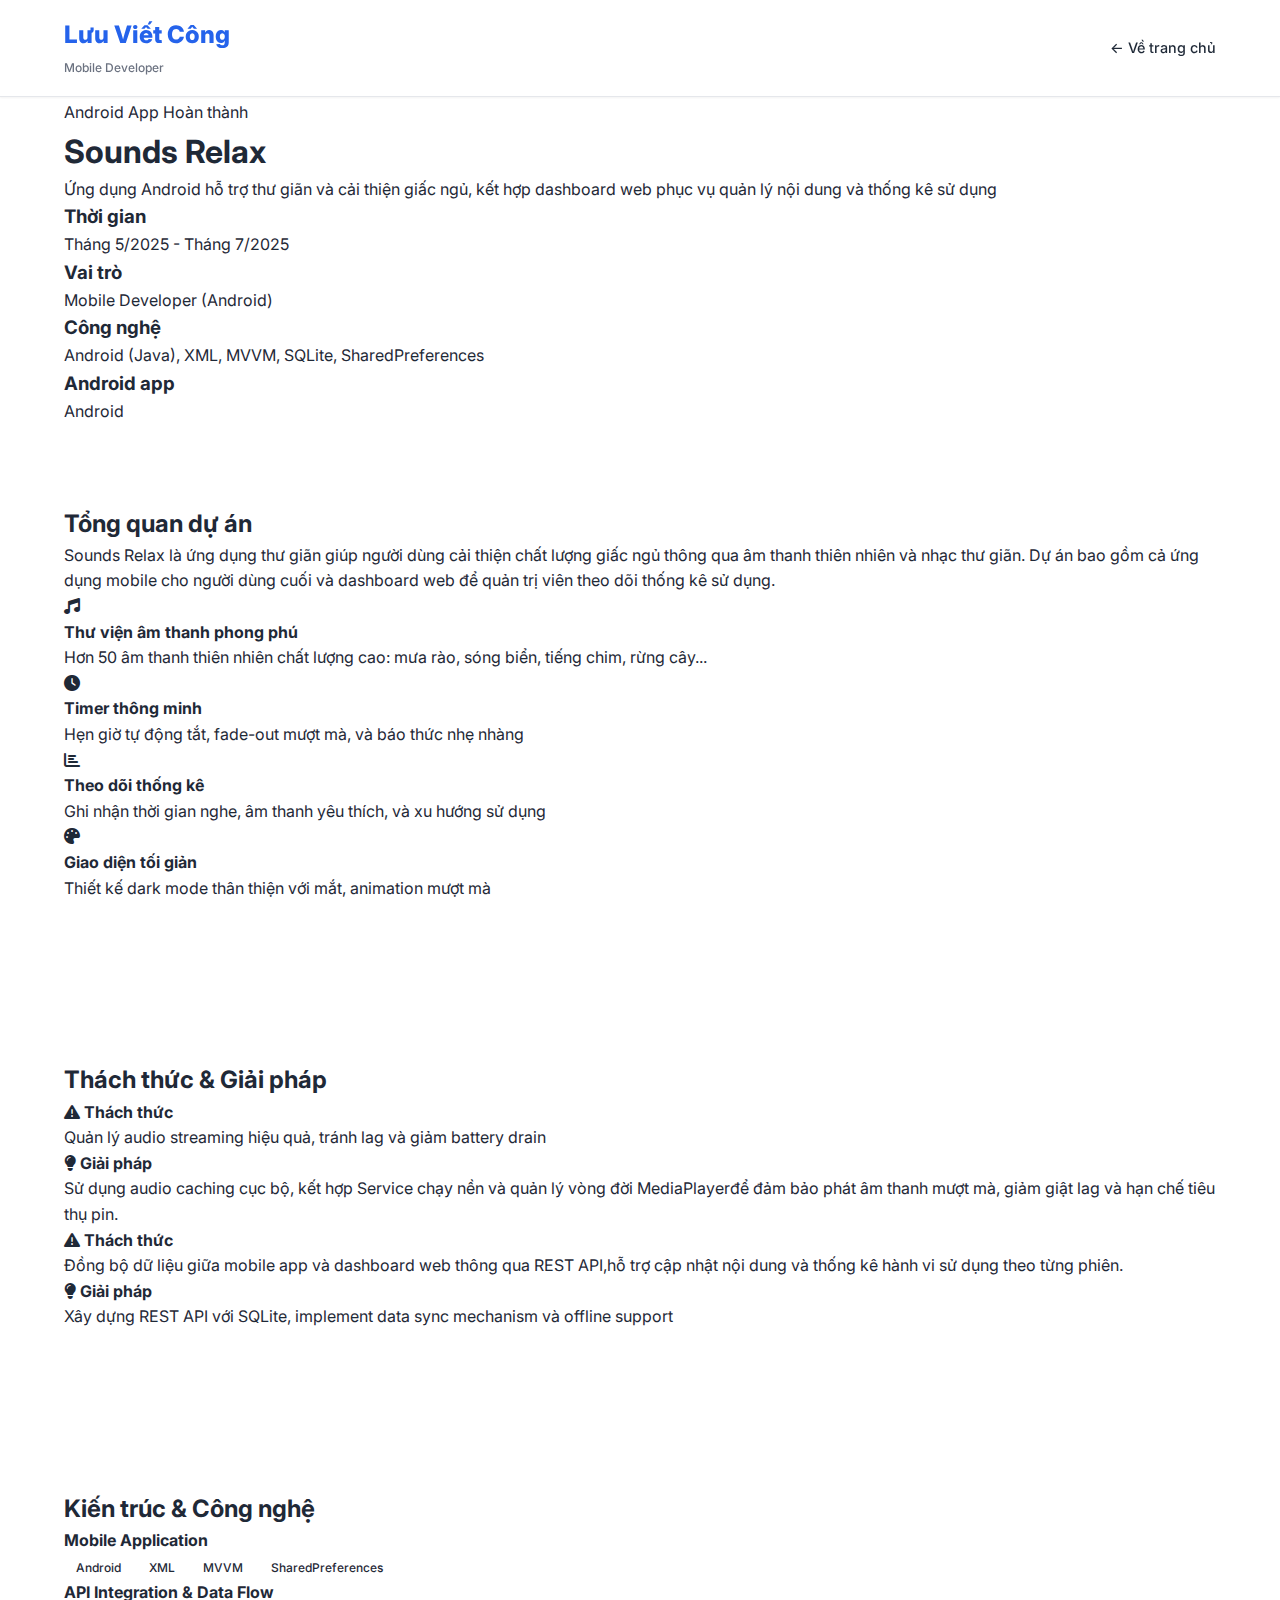
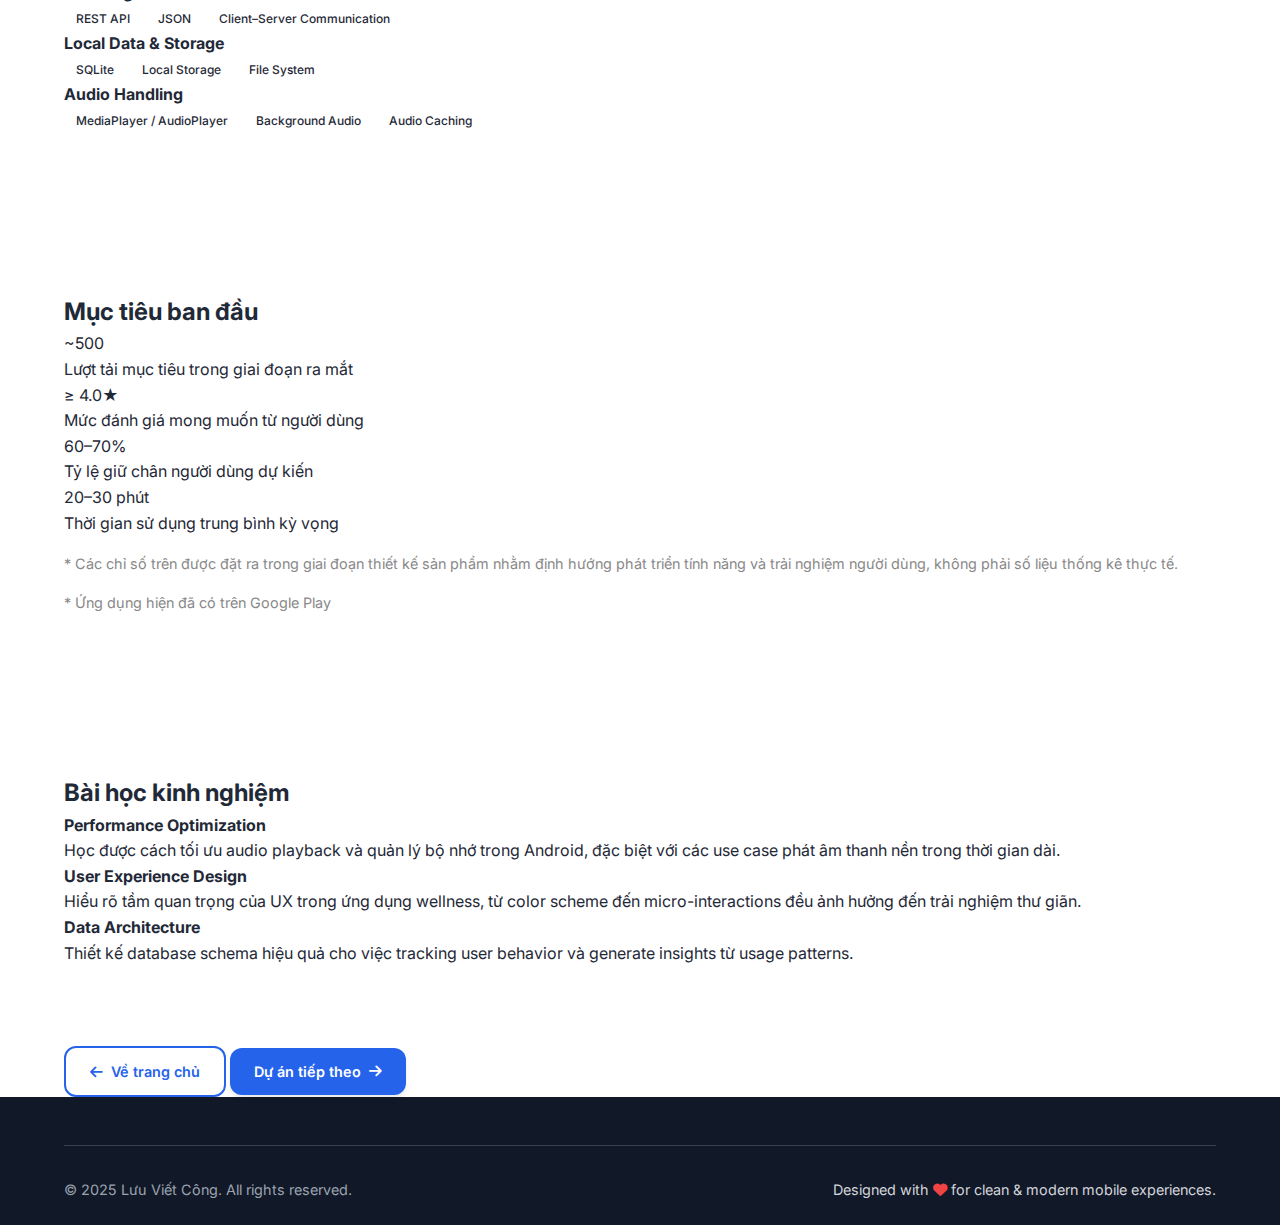
<file: sleep-sound.html>
<!DOCTYPE html>
<html lang="vi">
<head>
    <meta charset="UTF-8">
    <meta name="viewport" content="width=device-width, initial-scale=1.0">
    <title>Sounds Relax - Chi tiết dự án | Lưu Viết Công</title>
    <link rel="stylesheet" href="styles.css">
    <link href="https://cdnjs.cloudflare.com/ajax/libs/font-awesome/6.4.0/css/all.min.css" rel="stylesheet">
    <link href="https://fonts.googleapis.com/css2?family=Inter:wght@300;400;500;600;700;800&display=swap" rel="stylesheet">
</head>
<body>
    <header class="header scrolled">
        <div class="container">
            <div class="nav-wrapper">
                <div class="logo">
                    <h1>Lưu Viết Công</h1>
                    <span class="logo-subtitle">Mobile Developer</span>
                </div>
                <nav class="nav">
                    <ul class="nav-list">
                        <li><a href="index.html" class="nav-link">← Về trang chủ</a></li>
                    </ul>
                </nav>
            </div>
        </div>
    </header>

    <main style="padding-top: 100px;">
        <div class="container">
            <div class="project-detail-page">
                <div class="project-hero">
                    <div class="project-meta">
                        <span class="project-category">Android App</span>
                        <span class="project-status">Hoàn thành</span>
                    </div>
                    <h1>Sounds Relax</h1>
                   <p class="project-tagline"> Ứng dụng Android hỗ trợ thư giãn và cải thiện giấc ngủ, kết hợp dashboard web phục vụ quản lý nội dung và thống kê sử dụng</p>
                </div>

                <div class="project-overview">
                    <div class="overview-grid">
                        <div class="overview-item">
                            <h3>Thời gian</h3>
                            <p>Tháng 5/2025 - Tháng 7/2025</p>
                        </div>
                        <div class="overview-item">
                            <h3>Vai trò</h3>
                           <p>Mobile Developer (Android)</p>
                        </div>
                        <div class="overview-item">
                             <h3>Công nghệ</h3>
                             <p>Android (Java), XML, MVVM, SQLite, SharedPreferences</p>
                        </div>

                        <div class="overview-item">
                            <h3>Android app</h3>
                            <p>Android </p>
                        </div>
                    </div>
                </div>

                <section class="project-section">
                    <h2>Tổng quan dự án</h2>
                    <p>Sounds Relax là ứng dụng thư giãn giúp người dùng cải thiện chất lượng giấc ngủ thông qua âm thanh thiên nhiên và nhạc thư giãn. Dự án bao gồm cả ứng dụng mobile cho người dùng cuối và dashboard web để quản trị viên theo dõi thống kê sử dụng.</p>
                    
                    <div class="features-grid">
                        <div class="feature-card">
                            <div class="feature-icon">
                                <i class="fas fa-music"></i>
                            </div>
                            <h4>Thư viện âm thanh phong phú</h4>
                            <p>Hơn 50 âm thanh thiên nhiên chất lượng cao: mưa rào, sóng biển, tiếng chim, rừng cây...</p>
                        </div>
                        
                        <div class="feature-card">
                            <div class="feature-icon">
                                <i class="fas fa-clock"></i>
                            </div>
                            <h4>Timer thông minh</h4>
                            <p>Hẹn giờ tự động tắt, fade-out mượt mà, và báo thức nhẹ nhàng</p>
                        </div>
                        
                        <div class="feature-card">
                            <div class="feature-icon">
                                <i class="fas fa-chart-bar"></i>
                            </div>
                            <h4>Theo dõi thống kê</h4>
                            <p>Ghi nhận thời gian nghe, âm thanh yêu thích, và xu hướng sử dụng</p>
                        </div>
                        
                        <div class="feature-card">
                            <div class="feature-icon">
                                <i class="fas fa-palette"></i>
                            </div>
                            <h4>Giao diện tối giản</h4>
                            <p>Thiết kế dark mode thân thiện với mắt, animation mượt mà</p>
                        </div>
                    </div>
                </section>

                <section class="project-section">
                    <h2>Thách thức & Giải pháp</h2>
                    
                    <div class="challenge-solution">
                        <div class="challenge">
                            <h4><i class="fas fa-exclamation-triangle"></i> Thách thức</h4>
                            <p>Quản lý audio streaming hiệu quả, tránh lag và giảm battery drain</p>
                        </div>
                        <div class="solution">
                            <h4><i class="fas fa-lightbulb"></i> Giải pháp</h4>
                           <p>Sử dụng audio caching cục bộ, kết hợp Service chạy nền và quản lý vòng đời MediaPlayerđể đảm bảo phát âm thanh mượt mà, giảm giật lag và hạn chế tiêu thụ pin.</p>
                        </div>
                    </div>
                    
                    <div class="challenge-solution">
                        <div class="challenge">
                            <h4><i class="fas fa-exclamation-triangle"></i> Thách thức</h4>
                            <p>Đồng bộ dữ liệu giữa mobile app và dashboard web thông qua REST API,hỗ trợ cập nhật nội dung và thống kê hành vi sử dụng theo từng phiên.</p>

                        </div>
                        <div class="solution">
                            <h4><i class="fas fa-lightbulb"></i> Giải pháp</h4>
                            <p>Xây dựng REST API với SQLite, implement data sync mechanism và offline support</p>
                        </div>
                    </div>
                </section>

                <section class="project-section">
  <h2>Kiến trúc & Công nghệ</h2>
  <div class="tech-stack">

    <div class="tech-category">
      <h4>Mobile Application</h4>
      <div class="tech-tags">
        <span class="tech-tag">Android</span>
        <span class="tech-tag">XML</span>
        <span class="tech-tag">MVVM</span>
        <span class="tech-tag">SharedPreferences</span>
      </div>
    </div>

    <div class="tech-category">
      <h4>API Integration & Data Flow</h4>
      <div class="tech-tags">
        <span class="tech-tag">REST API</span>
        <span class="tech-tag">JSON</span>
        <span class="tech-tag">Client–Server Communication</span>
      </div>
    </div>

    <div class="tech-category">
      <h4>Local Data & Storage</h4>
      <div class="tech-tags">
        <span class="tech-tag">SQLite</span>
        <span class="tech-tag">Local Storage</span>
        <span class="tech-tag">File System</span>
      </div>
    </div>

    <div class="tech-category">
      <h4>Audio Handling</h4>
      <div class="tech-tags">
        <span class="tech-tag">MediaPlayer / AudioPlayer</span>
        <span class="tech-tag">Background Audio</span>
        <span class="tech-tag">Audio Caching</span>
      </div>
    </div>

  </div>
</section>


               <section class="project-section">
 <h2>Mục tiêu ban đầu</h2>
<div class="results-grid">
  <div class="result-card">
    <div class="result-number">~500</div>
    <div class="result-label">Lượt tải mục tiêu trong giai đoạn ra mắt</div>
  </div>
  <div class="result-card">
    <div class="result-number">≥ 4.0★</div>
    <div class="result-label">Mức đánh giá mong muốn từ người dùng</div>
  </div>
  <div class="result-card">
    <div class="result-number">60–70%</div>
    <div class="result-label">Tỷ lệ giữ chân người dùng dự kiến</div>
  </div>
  <div class="result-card">
    <div class="result-number">20–30 phút</div>
    <div class="result-label">Thời gian sử dụng trung bình kỳ vọng</div>
  </div>
</div>

<p class="note-text" style="margin-top: 1rem; font-size: 0.9rem; color: #888;">
* Các chỉ số trên được đặt ra trong giai đoạn thiết kế sản phẩm nhằm định hướng
phát triển tính năng và trải nghiệm người dùng, không phải số liệu thống kê thực tế.
</p>

  <p class="note-text" style="margin-top: 1rem; font-size: 0.9rem; color: #888;">
    * Ứng dụng hiện đã có trên Google Play
  </p>
</section>


                <section class="project-section">
                    <h2>Bài học kinh nghiệm</h2>
                    <div class="lessons-learned">
                        <div class="lesson-item">
                            <h4>Performance Optimization</h4>
                            <p>
                              Học được cách tối ưu audio playback và quản lý bộ nhớ trong Android,
                               đặc biệt với các use case phát âm thanh nền trong thời gian dài.</p>
                        </div>
                        
                        <div class="lesson-item">
                            <h4>User Experience Design</h4>
                            <p>Hiểu rõ tầm quan trọng của UX trong ứng dụng wellness, từ color scheme đến micro-interactions đều ảnh hưởng đến trải nghiệm thư giãn.</p>
                        </div>
                        
                        <div class="lesson-item">
                            <h4>Data Architecture</h4>
                            <p>Thiết kế database schema hiệu quả cho việc tracking user behavior và generate insights từ usage patterns.</p>
                        </div>
                    </div>
                </section>

                <div class="project-navigation">
                    <a href="index.html" class="btn btn-outline">
                        <i class="fas fa-arrow-left"></i>
                        Về trang chủ
                    </a>
                    <a href="student-manager.html" class="btn btn-primary">
                        Dự án tiếp theo
                        <i class="fas fa-arrow-right"></i>
                    </a>
                </div>
            </div>
        </div>
    </main>

    <footer class="footer">
        <div class="container">
            <div class="footer-content">
                <div class="footer-bottom">
                    <div class="footer-copyright">
                        <p>&copy; 2025 Lưu Viết Công. All rights reserved.</p>
                    </div>
                    <div class="footer-slogan">
                        <p>Designed with <i class="fas fa-heart"></i> for clean & modern mobile experiences.</p>
                    </div>
                </div>
            </div>
        </div>
    </footer>
</body>
</html>
</file>
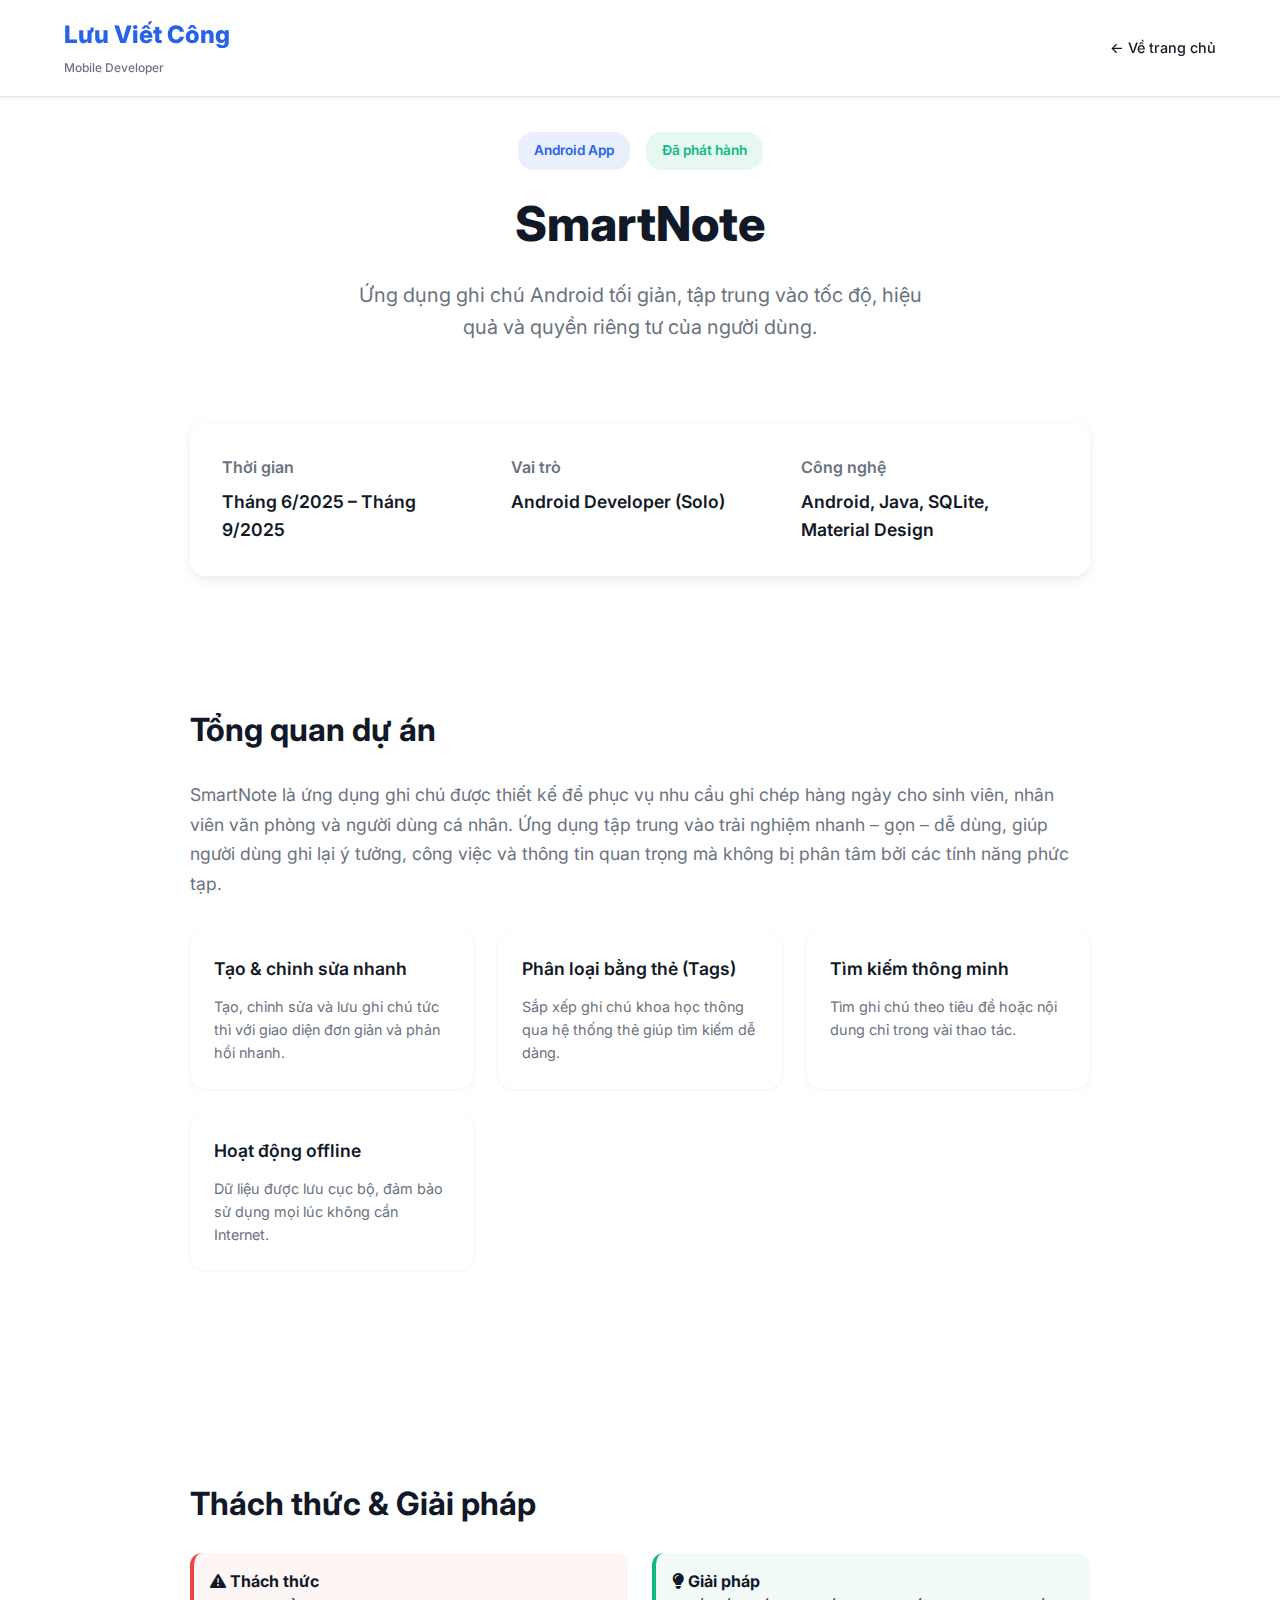
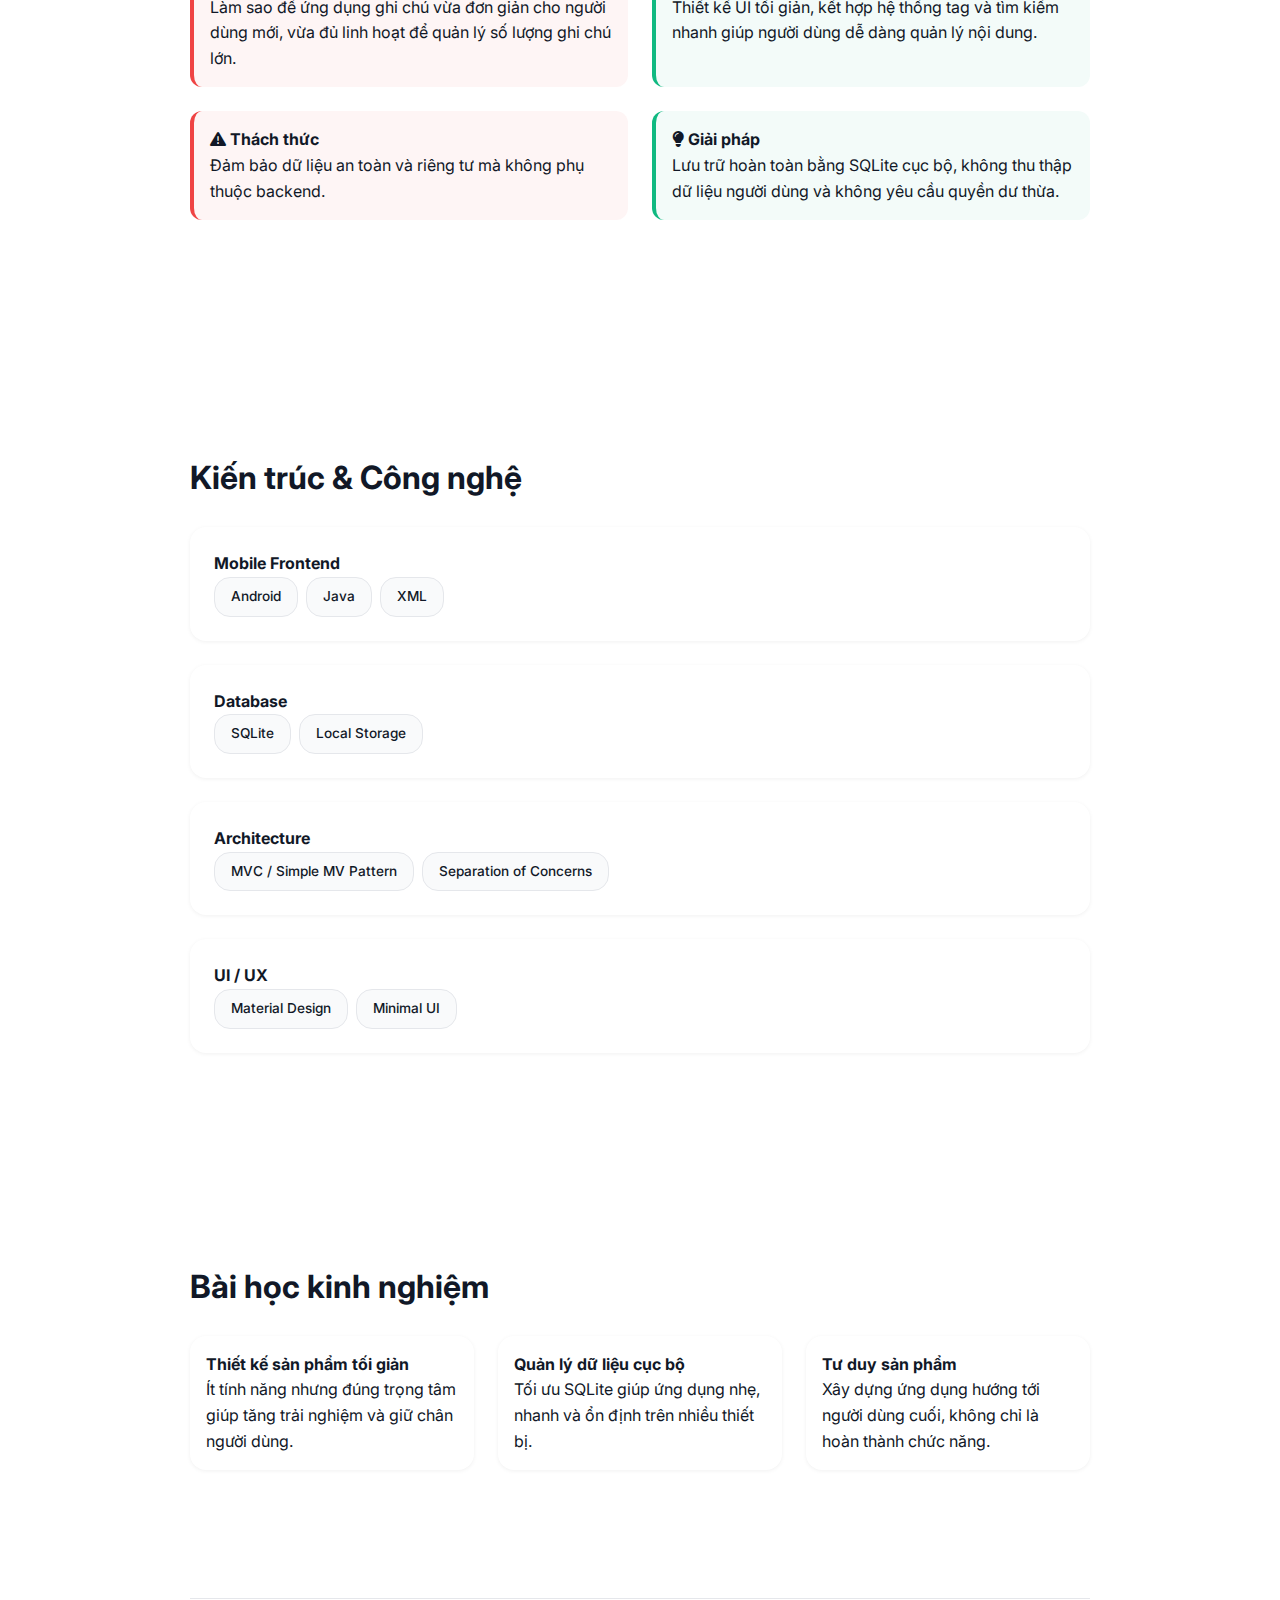
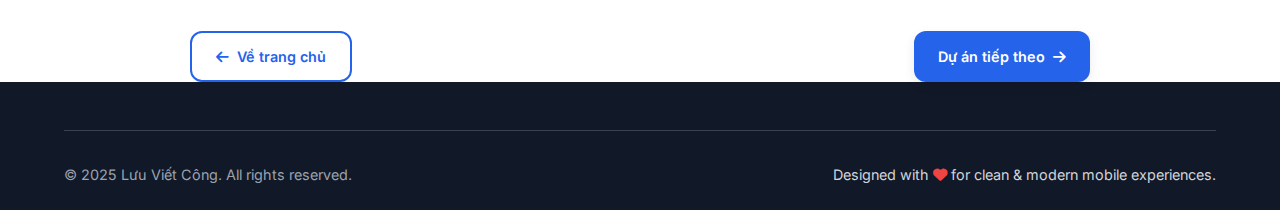
<file: smartnote.html>
<!DOCTYPE html>
<html lang="vi">
<head>
  <meta charset="UTF-8">
  <meta name="viewport" content="width=device-width, initial-scale=1.0">
  <title>SmartNote - Chi tiết dự án | Lưu Viết Công</title>
  <link rel="stylesheet" href="styles.css">

<style>
:root {
    --primary-color: #2563eb;
    --secondary-color: #10b981;
    --text-primary: #111827;
    --text-secondary: #6b7280;
    --background-alt: #f9fafb;
    --border-color: #e5e7eb;
    --shadow-sm: 0 1px 4px rgba(0,0,0,0.06);
    --shadow-md: 0 4px 12px rgba(0,0,0,0.08);
    --transition-base: 0.3s ease;
}

.project-detail-page {
    max-width: 900px;
    margin: 0 auto;
}

.project-hero {
    text-align: center;
    margin-bottom: 3rem;
    padding: 2rem 0;
}

.project-meta {
    display: flex;
    justify-content: center;
    gap: 1rem;
    margin-bottom: 1rem;
}

.project-category,
.project-status {
    padding: 0.5rem 1rem;
    border-radius: 1rem;
    font-size: 0.85rem;
    font-weight: 600;
}

.project-category {
    background: rgba(37, 99, 235, 0.1);
    color: var(--primary-color);
}

.project-status {
    background: rgba(16, 185, 129, 0.1);
    color: var(--secondary-color);
}

.project-hero h1 {
    font-size: 3rem;
    font-weight: 800;
    margin-bottom: 1rem;
    color: var(--text-primary);
}

.project-tagline {
    font-size: 1.25rem;
    color: var(--text-secondary);
    max-width: 600px;
    margin: 0 auto;
}

.project-overview {
    background: white;
    padding: 2rem;
    border-radius: 1rem;
    box-shadow: var(--shadow-md);
    margin-bottom: 3rem;
}

.overview-grid {
    display: grid;
    grid-template-columns: repeat(auto-fit, minmax(200px, 1fr));
    gap: 2rem;
}

.overview-item h3 {
    font-size: 1rem;
    font-weight: 600;
    color: var(--text-secondary);
    margin-bottom: 0.5rem;
}

.overview-item p {
    font-size: 1.1rem;
    font-weight: 600;
    color: var(--text-primary);
}

.project-section {
    margin-bottom: 3rem;
}

.project-section h2 {
    font-size: 2rem;
    font-weight: 700;
    margin-bottom: 1.5rem;
    color: var(--text-primary);
}

.project-section > p {
    font-size: 1.1rem;
    color: var(--text-secondary);
    line-height: 1.7;
    margin-bottom: 2rem;
}

.features-grid {
    display: grid;
    grid-template-columns: repeat(auto-fit, minmax(280px, 1fr));
    gap: 1.5rem;
}

.feature-card {
    background: white;
    padding: 1.5rem;
    border-radius: 1rem;
    box-shadow: var(--shadow-sm);
    transition: all var(--transition-base);
}

.feature-card:hover {
    transform: translateY(-3px);
    box-shadow: var(--shadow-md);
}

.feature-card h4 {
    font-size: 1.1rem;
    font-weight: 600;
    margin-bottom: 0.75rem;
}

.feature-card p {
    font-size: 0.9rem;
    color: var(--text-secondary);
    line-height: 1.6;
}

.challenge-solution {
    display: grid;
    grid-template-columns: 1fr 1fr;
    gap: 1.5rem;
    margin-bottom: 1.5rem;
}

.challenge, .solution {
    padding: 1rem;
    border-radius: 0.75rem;
}

.challenge {
    background: rgba(239, 68, 68, 0.05);
    border-left: 4px solid #ef4444;
}

.solution {
    background: rgba(16, 185, 129, 0.05);
    border-left: 4px solid #10b981;
}

.tech-stack {
    display: grid;
    gap: 1.5rem;
}

.tech-category {
    background: white;
    padding: 1.5rem;
    border-radius: 1rem;
    box-shadow: var(--shadow-sm);
}

.tech-tags {
    display: flex;
    flex-wrap: wrap;
    gap: 0.5rem;
}

.tech-tag {
    padding: 0.5rem 1rem;
    border-radius: 1rem;
    background: var(--background-alt);
    border: 1px solid var(--border-color);
    font-size: 0.85rem;
}

.lessons-learned {
    display: grid;
    grid-template-columns: repeat(auto-fit, minmax(250px, 1fr));
    gap: 1.5rem;
}

.lesson-item {
    background: white;
    padding: 1rem;
    border-radius: 1rem;
    box-shadow: var(--shadow-sm);
}

.project-navigation {
    display: flex;
    justify-content: space-between;
    border-top: 1px solid var(--border-color);
    padding-top: 2rem;
}

@media (max-width: 768px) {
    .challenge-solution {
        grid-template-columns: 1fr;
    }
    .project-navigation {
        flex-direction: column;
        gap: 1rem;
    }
}
</style>

<link href="https://cdnjs.cloudflare.com/ajax/libs/font-awesome/6.4.0/css/all.min.css" rel="stylesheet">
<link href="https://fonts.googleapis.com/css2?family=Inter:wght@300;400;500;600;700;800&display=swap" rel="stylesheet">
</head>


<body>
<header class="header scrolled">
  <div class="container">
    <div class="nav-wrapper">
      <div class="logo">
        <h1>Lưu Viết Công</h1>
        <span class="logo-subtitle">Mobile Developer</span>
      </div>
      <nav class="nav">
        <ul class="nav-list">
          <li><a href="index.html" class="nav-link">← Về trang chủ</a></li>
        </ul>
      </nav>
    </div>
  </div>
</header>

<main style="padding-top:100px;">
  <div class="container">
    <div class="project-detail-page">

      <!-- Hero -->
      <div class="project-hero">
        <div class="project-meta">
          <span class="project-category">Android App</span>
          <span class="project-status">Đã phát hành</span>
        </div>
        <h1>SmartNote</h1>
        <p class="project-tagline">
          Ứng dụng ghi chú Android tối giản, tập trung vào tốc độ, hiệu quả và quyền riêng tư của người dùng.
        </p>
      </div>

      <!-- Overview -->
      <div class="project-overview">
        <div class="overview-grid">
          <div class="overview-item">
            <h3>Thời gian</h3>
            <p>Tháng 6/2025 – Tháng 9/2025</p>
          </div>
          <div class="overview-item">
            <h3>Vai trò</h3>
            <p>Android Developer (Solo)</p>
          </div>
          <div class="overview-item">
            <h3>Công nghệ</h3>
            <p>Android, Java, SQLite, Material Design</p>
          </div>
        </div>
      </div>

      <!-- Tổng quan dự án -->
      <section class="project-section">
        <h2>Tổng quan dự án</h2>
        <p>
          SmartNote là ứng dụng ghi chú được thiết kế để phục vụ nhu cầu ghi chép hàng ngày
          cho sinh viên, nhân viên văn phòng và người dùng cá nhân.
          Ứng dụng tập trung vào trải nghiệm nhanh – gọn – dễ dùng,
          giúp người dùng ghi lại ý tưởng, công việc và thông tin quan trọng
          mà không bị phân tâm bởi các tính năng phức tạp.
        </p>

        <div class="features-grid">
          <div class="feature-card">
            <h4>Tạo & chỉnh sửa nhanh</h4>
            <p>Tạo, chỉnh sửa và lưu ghi chú tức thì với giao diện đơn giản và phản hồi nhanh.</p>
          </div>

          <div class="feature-card">
            <h4>Phân loại bằng thẻ (Tags)</h4>
            <p>Sắp xếp ghi chú khoa học thông qua hệ thống thẻ giúp tìm kiếm dễ dàng.</p>
          </div>

          <div class="feature-card">
            <h4>Tìm kiếm thông minh</h4>
            <p>Tìm ghi chú theo tiêu đề hoặc nội dung chỉ trong vài thao tác.</p>
          </div>

          <div class="feature-card">
            <h4>Hoạt động offline</h4>
            <p>Dữ liệu được lưu cục bộ, đảm bảo sử dụng mọi lúc không cần Internet.</p>
          </div>
        </div>
      </section>

      <!-- Thách thức & Giải pháp -->
      <section class="project-section">
        <h2>Thách thức & Giải pháp</h2>

        <div class="challenge-solution">
          <div class="challenge">
            <h4><i class="fas fa-exclamation-triangle"></i> Thách thức</h4>
            <p>
              Làm sao để ứng dụng ghi chú vừa đơn giản cho người dùng mới,
              vừa đủ linh hoạt để quản lý số lượng ghi chú lớn.
            </p>
          </div>
          <div class="solution">
            <h4><i class="fas fa-lightbulb"></i> Giải pháp</h4>
            <p>
              Thiết kế UI tối giản, kết hợp hệ thống tag và tìm kiếm nhanh
              giúp người dùng dễ dàng quản lý nội dung.
            </p>
          </div>
        </div>

        <div class="challenge-solution">
          <div class="challenge">
            <h4><i class="fas fa-exclamation-triangle"></i> Thách thức</h4>
            <p>
              Đảm bảo dữ liệu an toàn và riêng tư mà không phụ thuộc backend.
            </p>
          </div>
          <div class="solution">
            <h4><i class="fas fa-lightbulb"></i> Giải pháp</h4>
            <p>
              Lưu trữ hoàn toàn bằng SQLite cục bộ,
              không thu thập dữ liệu người dùng và không yêu cầu quyền dư thừa.
            </p>
          </div>
        </div>
      </section>

      <!-- Kiến trúc & Công nghệ -->
      <section class="project-section">
        <h2>Kiến trúc & Công nghệ</h2>
        <div class="tech-stack">
          <div class="tech-category">
            <h4>Mobile Frontend</h4>
            <div class="tech-tags">
              <span class="tech-tag">Android</span>
              <span class="tech-tag">Java</span>
              <span class="tech-tag">XML</span>
            </div>
          </div>

          <div class="tech-category">
            <h4>Database</h4>
            <div class="tech-tags">
              <span class="tech-tag">SQLite</span>
              <span class="tech-tag">Local Storage</span>
            </div>
          </div>

          <div class="tech-category">
            <h4>Architecture</h4>
            <div class="tech-tags">
              <span class="tech-tag">MVC / Simple MV Pattern</span>
              <span class="tech-tag">Separation of Concerns</span>
            </div>
          </div>

          <div class="tech-category">
            <h4>UI / UX</h4>
            <div class="tech-tags">
              <span class="tech-tag">Material Design</span>
              <span class="tech-tag">Minimal UI</span>
            </div>
          </div>
        </div>
      </section>

      <!-- Bài học kinh nghiệm -->
      <section class="project-section">
        <h2>Bài học kinh nghiệm</h2>
        <div class="lessons-learned">
          <div class="lesson-item">
            <h4>Thiết kế sản phẩm tối giản</h4>
            <p>Ít tính năng nhưng đúng trọng tâm giúp tăng trải nghiệm và giữ chân người dùng.</p>
          </div>

          <div class="lesson-item">
            <h4>Quản lý dữ liệu cục bộ</h4>
            <p>Tối ưu SQLite giúp ứng dụng nhẹ, nhanh và ổn định trên nhiều thiết bị.</p>
          </div>

          <div class="lesson-item">
            <h4>Tư duy sản phẩm</h4>
            <p>Xây dựng ứng dụng hướng tới người dùng cuối, không chỉ là hoàn thành chức năng.</p>
          </div>
        </div>
      </section>

      <!-- Navigation -->
      <div class="project-navigation">
        <a href="index.html" class="btn btn-outline">
          <i class="fas fa-arrow-left"></i> Về trang chủ
        </a>
        <a href="hearth_home.html" class="btn btn-primary">
          Dự án tiếp theo <i class="fas fa-arrow-right"></i>
        </a>
      </div>

    </div>
  </div>
</main>

<footer class="footer">
  <div class="container">
    <div class="footer-content">
      <div class="footer-bottom">
        <div class="footer-copyright">
          <p>&copy; 2025 Lưu Viết Công. All rights reserved.</p>
        </div>
        <div class="footer-slogan">
          <p>Designed with <i class="fas fa-heart"></i> for clean & modern mobile experiences.</p>
        </div>
      </div>
    </div>
  </div>
</footer>
</body>
</html>
</file>
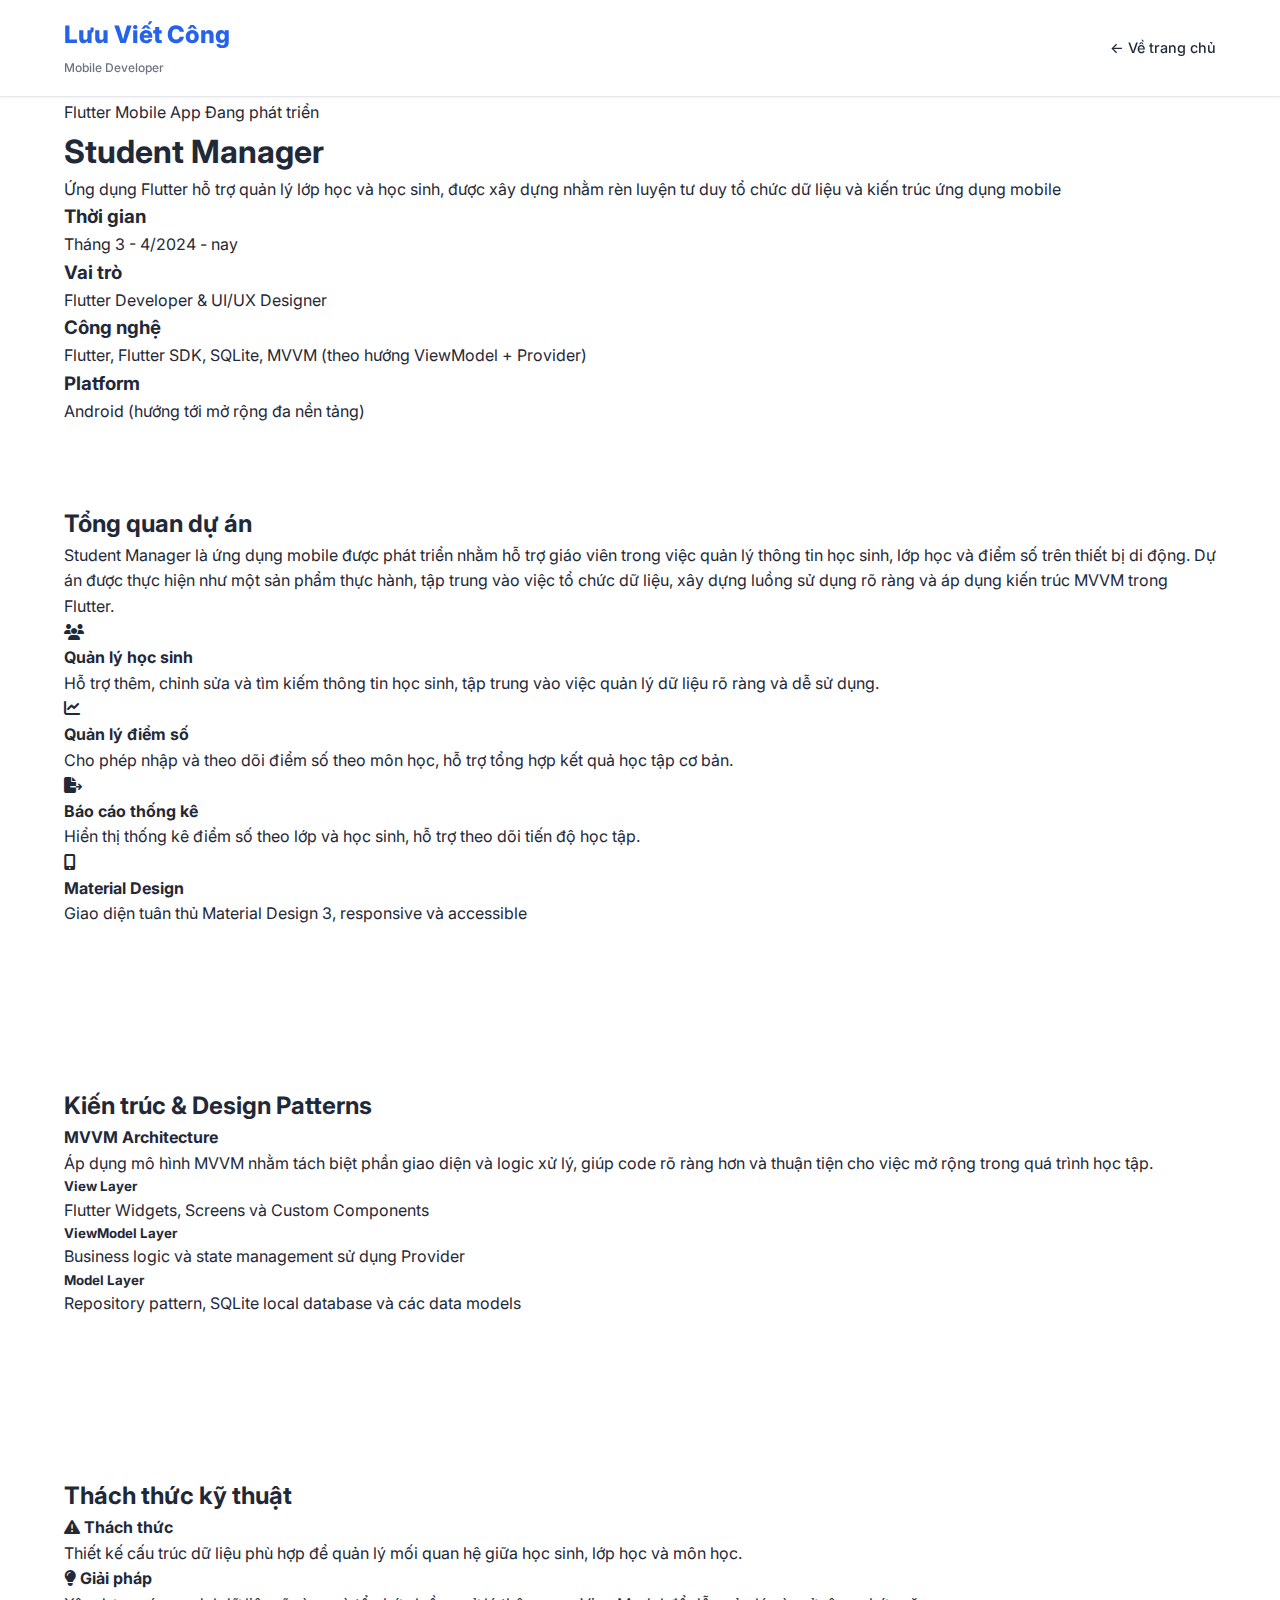
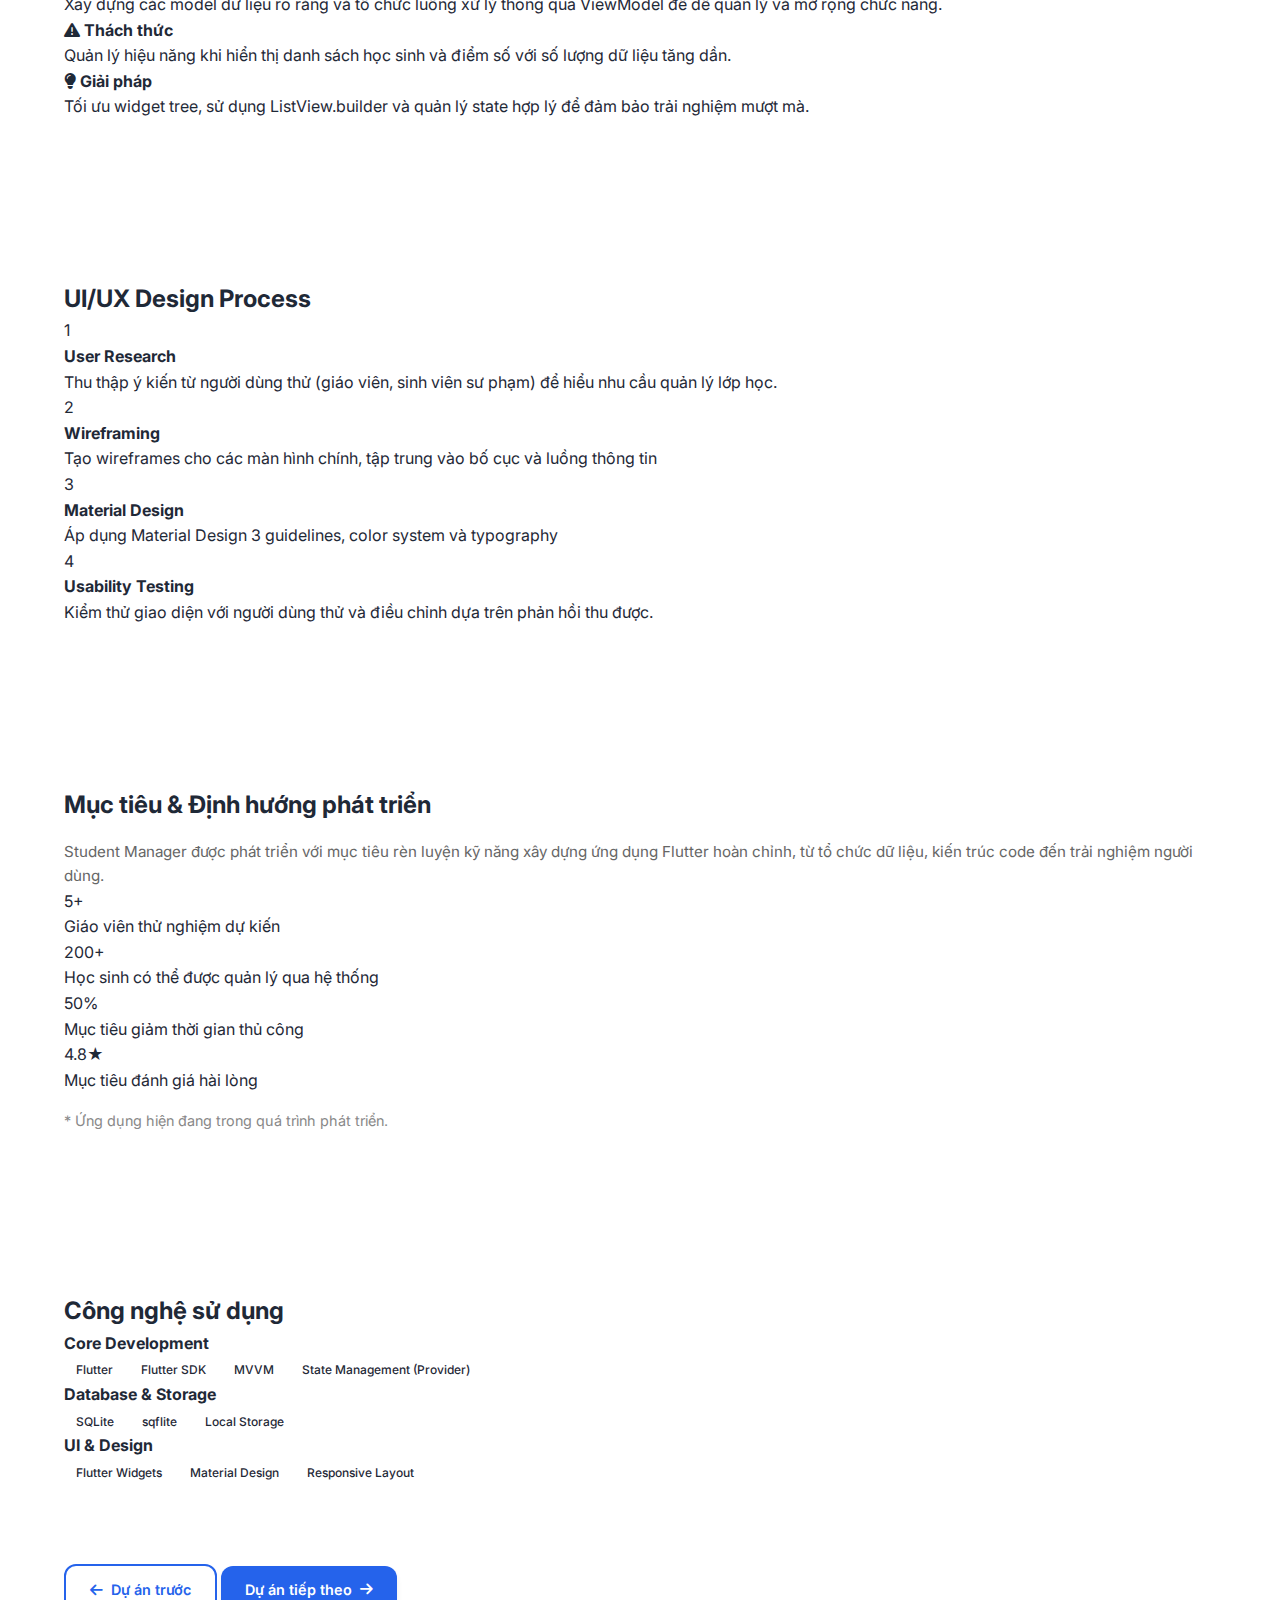
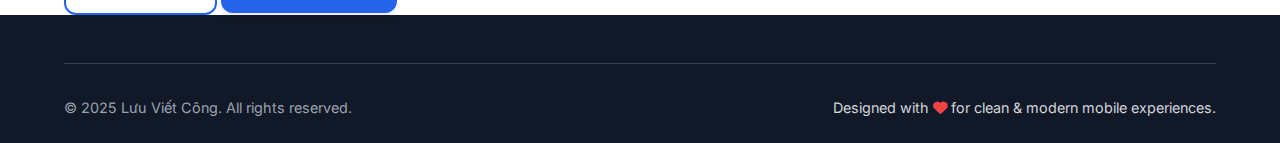
<file: student-manager.html>
<!DOCTYPE html>
<html lang="vi">
<head>
    <meta charset="UTF-8">
    <meta name="viewport" content="width=device-width, initial-scale=1.0">
    <title>Student Manager - Chi tiết dự án | Lưu Viết Công</title>
    <link rel="stylesheet" href="styles.css">
    <link href="https://cdnjs.cloudflare.com/ajax/libs/font-awesome/6.4.0/css/all.min.css" rel="stylesheet">
    <link href="https://fonts.googleapis.com/css2?family=Inter:wght@300;400;500;600;700;800&display=swap" rel="stylesheet">
</head>
<body>
    <header class="header scrolled">
        <div class="container">
            <div class="nav-wrapper">
                <div class="logo">
                    <h1>Lưu Viết Công</h1>
                    <span class="logo-subtitle">Mobile Developer</span>
                </div>
                <nav class="nav">
                    <ul class="nav-list">
                        <li><a href="index.html" class="nav-link">← Về trang chủ</a></li>
                    </ul>
                </nav>
            </div>
        </div>
    </header>

    <main style="padding-top: 100px;">
        <div class="container">
            <div class="project-detail-page">
                <div class="project-hero">
                    <div class="project-meta">
                        <span class="project-category">Flutter Mobile App</span>
                        <span class="project-status">Đang phát triển</span>
                    </div>
                    <h1>Student Manager</h1>
                   <p class="project-tagline">Ứng dụng Flutter hỗ trợ quản lý lớp học và học sinh, được xây dựng nhằm rèn luyện tư duy tổ chức dữ liệu và kiến trúc ứng dụng mobile</p>

                </div>

                <div class="project-overview">
                    <div class="overview-grid">
                        <div class="overview-item">
                            <h3>Thời gian</h3>
                            <p>Tháng 3 - 4/2024 - nay</p>
                        </div>
                        <div class="overview-item">
                            <h3>Vai trò</h3>
                           <p>Flutter Developer & UI/UX Designer</p>
                        </div>
                        <div class="overview-item">
                            <h3>Công nghệ</h3>
                           <p>Flutter, Flutter SDK, SQLite, MVVM (theo hướng ViewModel + Provider)</p>
                        </div>
                        <div class="overview-item">
                            <h3>Platform</h3>
                           <p>Android (hướng tới mở rộng đa nền tảng)</p>
                        </div>
                    </div>
                </div>

                <section class="project-section">
                    <h2>Tổng quan dự án</h2>
                   <p>Student Manager là ứng dụng mobile được phát triển nhằm hỗ trợ giáo viên trong việc quản lý thông tin học sinh, lớp học và điểm số trên thiết bị di động.
                        Dự án được thực hiện như một sản phẩm thực hành, tập trung vào việc tổ chức dữ liệu, xây dựng luồng sử dụng rõ ràng
                        và áp dụng kiến trúc MVVM trong Flutter.</p>
                    
                    <div class="features-grid">
                        <div class="feature-card">
                            <div class="feature-icon">
                                <i class="fas fa-users"></i>
                            </div>
                            <h4>Quản lý học sinh</h4>
                            <p>Hỗ trợ thêm, chỉnh sửa và tìm kiếm thông tin học sinh, tập trung vào việc quản lý dữ liệu rõ ràng và dễ sử dụng.</p>

                        </div>
                        
                        <div class="feature-card">
                            <div class="feature-icon">
                                <i class="fas fa-chart-line"></i>
                            </div>
                            <h4>Quản lý điểm số</h4>
                           <p>Cho phép nhập và theo dõi điểm số theo môn học, hỗ trợ tổng hợp kết quả học tập cơ bản.</p>

                        </div>
                        
                        <div class="feature-card">
                            <div class="feature-icon">
                                <i class="fas fa-file-export"></i>
                            </div>
                            <h4>Báo cáo thống kê</h4>
                           <p>Hiển thị thống kê điểm số theo lớp và học sinh, hỗ trợ theo dõi tiến độ học tập.</p>
                        </div>
                        
                        <div class="feature-card">
                            <div class="feature-icon">
                                <i class="fas fa-mobile-alt"></i>
                            </div>
                            <h4>Material Design</h4>
                            <p>Giao diện tuân thủ Material Design 3, responsive và accessible</p>
                        </div>
                    </div>
                </section>

                <section class="project-section">
                    <h2>Kiến trúc & Design Patterns</h2>
                    
                    <div class="architecture-section">
                        <h4>MVVM Architecture</h4>
                        <p>Áp dụng mô hình MVVM nhằm tách biệt phần giao diện và logic xử lý, giúp code rõ ràng hơn và thuận tiện cho việc mở rộng trong quá trình học tập.</p>

                        
                        <div class="architecture-layers">
                            <div class="layer">
                                <h5>View Layer</h5>
                                <p>Flutter Widgets, Screens và Custom Components</p>
                            </div>
                            <div class="layer">
                                <h5>ViewModel Layer</h5>
                                <p>Business logic và state management sử dụng Provider</p>
                            </div>
                            <div class="layer">
                                <h5>Model Layer</h5>
                               <p>Repository pattern, SQLite local database và các data models</p>
                            </div>
                        </div>
                    </div>
                </section>

                <section class="project-section">
                    <h2>Thách thức kỹ thuật</h2>
                    
                    <div class="challenge-solution">
                        <div class="challenge">
                            <h4><i class="fas fa-exclamation-triangle"></i> Thách thức</h4>
                           <p>Thiết kế cấu trúc dữ liệu phù hợp để quản lý mối quan hệ giữa học sinh, lớp học và môn học.</p>

                        </div>
                        <div class="solution">
                            <h4><i class="fas fa-lightbulb"></i> Giải pháp</h4>
                           <p>Xây dựng các model dữ liệu rõ ràng và tổ chức luồng xử lý thông qua ViewModel để dễ quản lý và mở rộng chức năng.</p>
                        </div>
                    </div>
                    
                    <div class="challenge-solution">
                        <div class="challenge">
                            <h4><i class="fas fa-exclamation-triangle"></i> Thách thức</h4>
                            <p>Quản lý hiệu năng khi hiển thị danh sách học sinh và điểm số với số lượng dữ liệu tăng dần.</p>

                        </div>
                        <div class="solution">
                            <h4><i class="fas fa-lightbulb"></i> Giải pháp</h4>
                           <p>Tối ưu widget tree, sử dụng ListView.builder và quản lý state hợp lý để đảm bảo trải nghiệm mượt mà.</p>

                        </div>
                    </div>
                </section>

                <section class="project-section">
                    <h2>UI/UX Design Process</h2>
                    <div class="design-process">
                        <div class="process-step">
                            <div class="step-number">1</div>
                            <div class="step-content">
                                <h4>User Research</h4>
                                <p>Thu thập ý kiến từ người dùng thử (giáo viên, sinh viên sư phạm) để hiểu nhu cầu quản lý lớp học.</p>

                            </div>
                        </div>
                        
                        <div class="process-step">
                            <div class="step-number">2</div>
                            <div class="step-content">
                                <h4>Wireframing</h4>
                                <p>Tạo wireframes cho các màn hình chính, tập trung vào bố cục và luồng thông tin</p>
                            </div>
                        </div>
                        
                        <div class="process-step">
                            <div class="step-number">3</div>
                            <div class="step-content">
                                <h4>Material Design</h4>
                                <p>Áp dụng Material Design 3 guidelines, color system và typography</p>
                            </div>
                        </div>
                        
                        <div class="process-step">
                            <div class="step-number">4</div>
                            <div class="step-content">
                                <h4>Usability Testing</h4>
                                <p>Kiểm thử giao diện với người dùng thử và điều chỉnh dựa trên phản hồi thu được.</p>
                            </div>
                        </div>
                    </div>
                </section>

                <section class="project-section">
 <h2>Mục tiêu & Định hướng phát triển</h2>
 <p class="note-text" style="margin-top: 1rem; font-size: 0.95rem; color: #666;">
Student Manager được phát triển với mục tiêu rèn luyện kỹ năng xây dựng ứng dụng Flutter hoàn chỉnh,
từ tổ chức dữ liệu, kiến trúc code đến trải nghiệm người dùng.
</p>
  <div class="results-grid">
    <div class="result-card">
      <div class="result-number">5+</div>
      <div class="result-label">Giáo viên thử nghiệm dự kiến</div>
    </div>
    <div class="result-card">
      <div class="result-number">200+</div>
      <div class="result-label">Học sinh có thể được quản lý qua hệ thống</div>
    </div>
    <div class="result-card">
      <div class="result-number">50%</div>
      <div class="result-label">Mục tiêu giảm thời gian thủ công</div>
    </div>
    <div class="result-card">
      <div class="result-number">4.8★</div>
      <div class="result-label">Mục tiêu đánh giá hài lòng</div>
    </div>
  </div>
  <p class="note-text" style="margin-top: 1rem; font-size: 0.9rem; color: #888;">
    * Ứng dụng hiện đang trong quá trình phát triển.
  </p>
</section>


                <section class="project-section">
                    <h2>Công nghệ sử dụng</h2>
                    <div class="tech-stack">
                        <div class="tech-category">
                            <h4>Core Development</h4>
                            <div class="tech-tags">
                                <span class="tech-tag">Flutter</span>
                                <span class="tech-tag">Flutter SDK</span>
                                <span class="tech-tag">MVVM</span>
                                <span class="tech-tag">State Management (Provider)</span>
                            </div>
                        </div>
                        
                        <div class="tech-category">
                            <h4>Database & Storage</h4>
                            <div class="tech-tags">
                               <span class="tech-tag">SQLite</span>
                               <span class="tech-tag">sqflite</span>
                               <span class="tech-tag">Local Storage</span>
                            </div>
                        </div>
                        
                        <div class="tech-category">
                            <h4>UI & Design</h4>
                            <div class="tech-tags">
                                <span class="tech-tag">Flutter Widgets</span>
                                <span class="tech-tag">Material Design</span>
                                <span class="tech-tag">Responsive Layout</span>

                            </div>
                        </div>
                    </div>
                </section>

                <div class="project-navigation">
                    <a href="sleep-sound.html" class="btn btn-outline">
                        <i class="fas fa-arrow-left"></i>
                        Dự án trước
                    </a>
                    <a href="personal-finance.html" class="btn btn-primary">
                        Dự án tiếp theo
                        <i class="fas fa-arrow-right"></i>
                    </a>
                </div>
            </div>
        </div>
    </main>

    <footer class="footer">
        <div class="container">
            <div class="footer-content">
                <div class="footer-bottom">
                    <div class="footer-copyright">
                        <p>&copy; 2025 Lưu Viết Công. All rights reserved.</p>
                    </div>
                    <div class="footer-slogan">
                        <p>Designed with <i class="fas fa-heart"></i> for clean & modern mobile experiences.</p>
                    </div>
                </div>
            </div>
        </div>
    </footer>
</body>
</html>
</file>
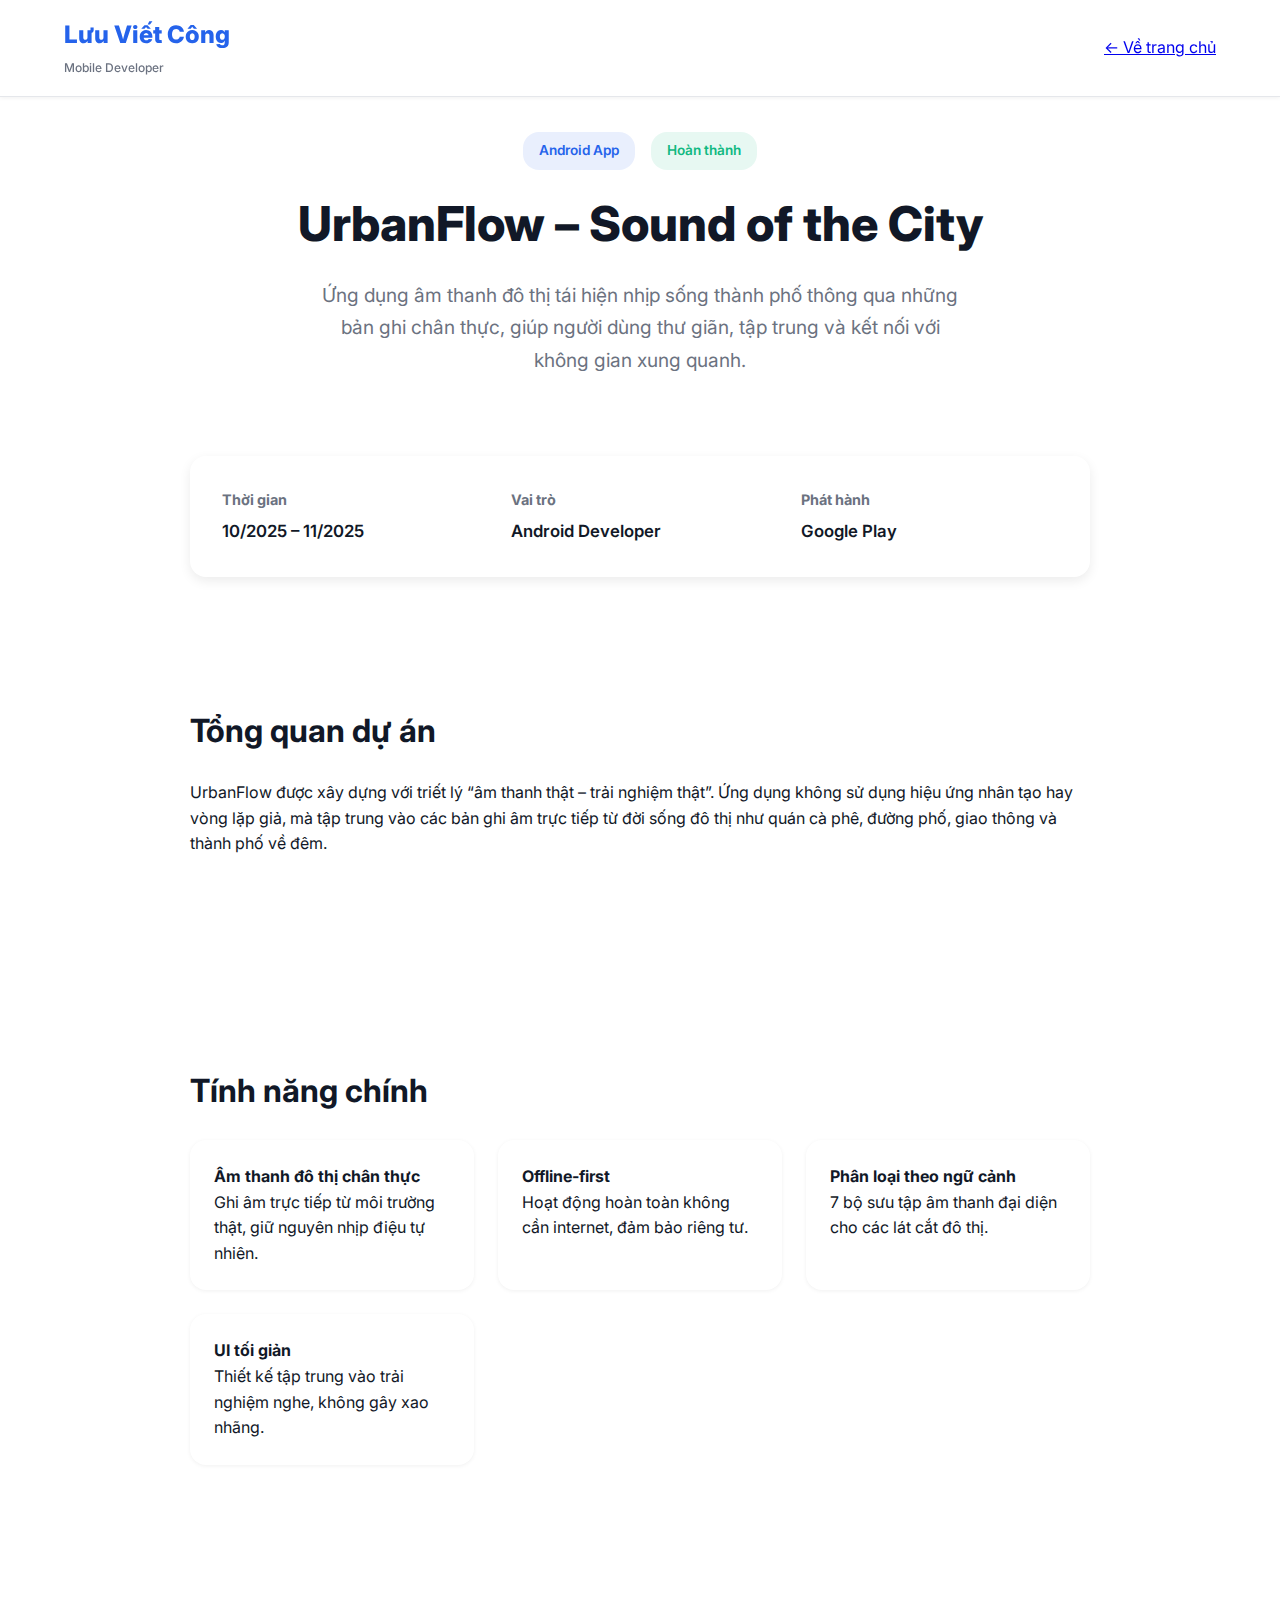
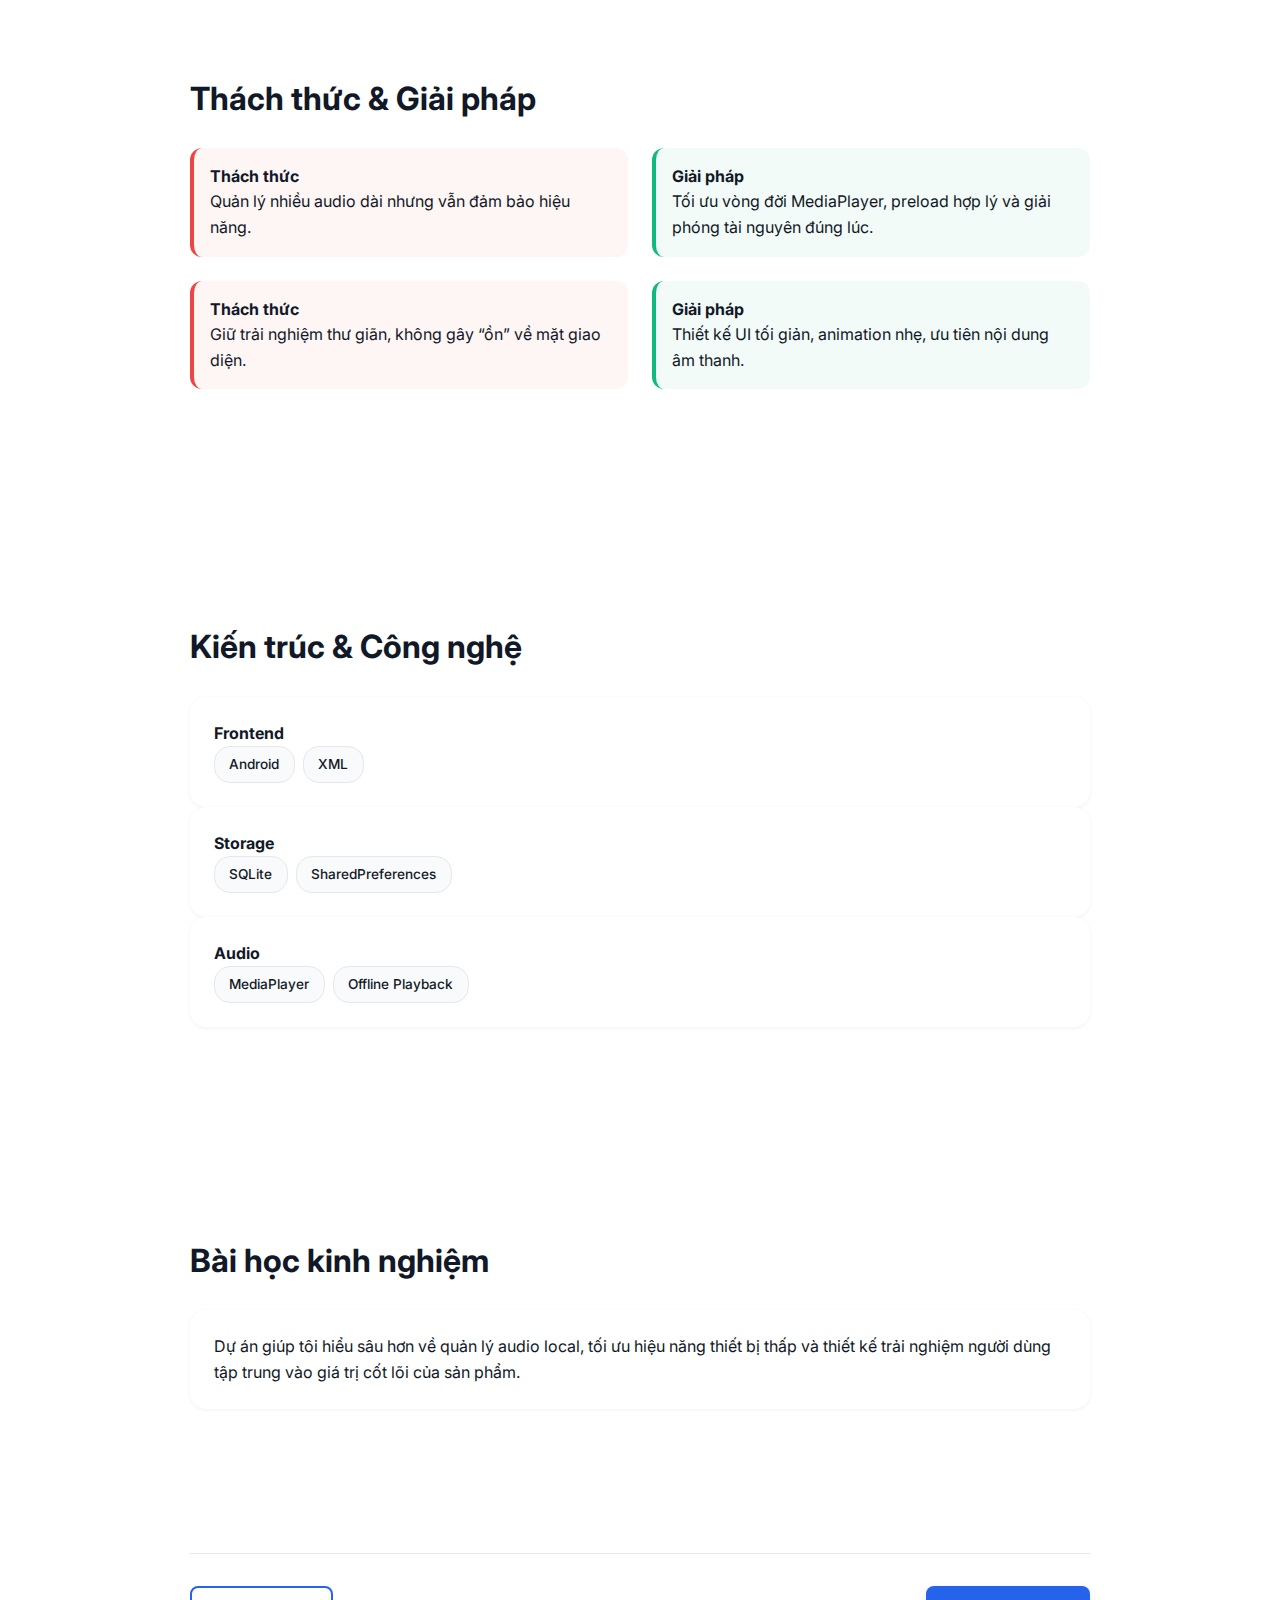
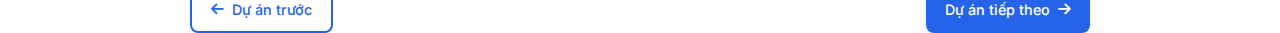
<file: urbanflow.html>
<!DOCTYPE html>
<html lang="vi">
<head>
  <meta charset="UTF-8" />
  <meta name="viewport" content="width=device-width, initial-scale=1.0" />
  <title>UrbanFlow – Sound of the City | Lưu Viết Công</title>

  <link rel="stylesheet" href="styles.css" />
  <link href="https://cdnjs.cloudflare.com/ajax/libs/font-awesome/6.4.0/css/all.min.css" rel="stylesheet">
  <link href="https://fonts.googleapis.com/css2?family=Inter:wght@300;400;500;600;700;800&display=swap" rel="stylesheet">

  <style>
    :root {
      --primary-color: #2563eb;
      --secondary-color: #10b981;
      --text-primary: #111827;
      --text-secondary: #6b7280;
      --background-alt: #f9fafb;
      --border-color: #e5e7eb;
      --shadow-sm: 0 1px 4px rgba(0,0,0,0.06);
      --shadow-md: 0 4px 12px rgba(0,0,0,0.08);
    }

    .project-detail-page { max-width: 900px; margin: 0 auto; }
    .project-hero { text-align: center; margin-bottom: 3rem; padding: 2rem 0; }
    .project-meta { display: flex; justify-content: center; gap: 1rem; margin-bottom: 1rem; }

    .project-category,
    .project-status {
      padding: 0.5rem 1rem;
      border-radius: 1rem;
      font-size: 0.85rem;
      font-weight: 600;
    }

    .project-category {
      background: rgba(37, 99, 235, 0.1);
      color: var(--primary-color);
    }

    .project-status {
      background: rgba(16, 185, 129, 0.1);
      color: var(--secondary-color);
    }

    .project-hero h1 {
      font-size: 3rem;
      font-weight: 800;
      margin-bottom: 1rem;
    }

    .project-tagline {
      font-size: 1.2rem;
      color: var(--text-secondary);
      max-width: 650px;
      margin: 0 auto;
      line-height: 1.7;
    }

    .project-overview {
      background: #fff;
      padding: 2rem;
      border-radius: 1rem;
      box-shadow: var(--shadow-md);
      margin-bottom: 3rem;
    }

    .overview-grid {
      display: grid;
      grid-template-columns: repeat(auto-fit, minmax(200px, 1fr));
      gap: 2rem;
    }

    .overview-item h3 {
      font-size: 0.9rem;
      color: var(--text-secondary);
      margin-bottom: 0.4rem;
    }

    .overview-item p,
    .overview-item a {
      font-size: 1.05rem;
      font-weight: 600;
      color: var(--text-primary);
      text-decoration: none;
    }

    .project-section { margin-bottom: 3rem; }
    .project-section h2 {
      font-size: 2rem;
      margin-bottom: 1.5rem;
    }

    .features-grid {
      display: grid;
      grid-template-columns: repeat(auto-fit, minmax(260px, 1fr));
      gap: 1.5rem;
    }

    .feature-card {
      background: #fff;
      padding: 1.5rem;
      border-radius: 1rem;
      box-shadow: var(--shadow-sm);
    }

    .challenge-solution {
      display: grid;
      grid-template-columns: 1fr 1fr;
      gap: 1.5rem;
      margin-bottom: 1.5rem;
    }

    .challenge, .solution {
      padding: 1rem;
      border-radius: 0.75rem;
    }

    .challenge {
      background: rgba(239,68,68,0.05);
      border-left: 4px solid #ef4444;
    }

    .solution {
      background: rgba(16,185,129,0.05);
      border-left: 4px solid #10b981;
    }

    .tech-category, .lesson-item {
      background: #fff;
      padding: 1.5rem;
      border-radius: 1rem;
      box-shadow: var(--shadow-sm);
    }

    .tech-tags {
      display: flex;
      flex-wrap: wrap;
      gap: 0.5rem;
    }

    .tech-tag {
      background: var(--background-alt);
      padding: 0.4rem 0.9rem;
      border-radius: 1rem;
      font-size: 0.85rem;
      border: 1px solid var(--border-color);
    }

    .project-navigation {
      display: flex;
      justify-content: space-between;
      margin-top: 4rem;
      padding-top: 2rem;
      border-top: 1px solid var(--border-color);
    }

    .btn {
      display: inline-flex;
      align-items: center;
      gap: 0.5rem;
      padding: 0.6rem 1.2rem;
      border-radius: 8px;
      font-weight: 500;
      text-decoration: none;
    }

    .btn-primary {
      background: var(--primary-color);
      color: #fff;
    }

    .btn-outline {
      border: 2px solid var(--primary-color);
      color: var(--primary-color);
    }

    @media (max-width: 768px) {
      .challenge-solution { grid-template-columns: 1fr; }
      .project-navigation { flex-direction: column; gap: 1rem; }
    }
  </style>
</head>

<body>

<header class="header scrolled">
  <div class="container">
    <div class="nav-wrapper">
      <div class="logo">
        <h1>Lưu Viết Công</h1>
        <span class="logo-subtitle">Mobile Developer</span>
      </div>
      <nav>
        <a href="index.html">← Về trang chủ</a>
      </nav>
    </div>
  </div>
</header>

<main style="padding-top:100px">
  <div class="container">
    <div class="project-detail-page">

      <div class="project-hero">
        <div class="project-meta">
          <span class="project-category">Android App</span>
          <span class="project-status">Hoàn thành</span>
        </div>
        <h1>UrbanFlow – Sound of the City</h1>
        <p class="project-tagline">
          Ứng dụng âm thanh đô thị tái hiện nhịp sống thành phố thông qua những bản ghi chân thực,
          giúp người dùng thư giãn, tập trung và kết nối với không gian xung quanh.
        </p>
      </div>

      <div class="project-overview">
        <div class="overview-grid">
          <div class="overview-item">
            <h3>Thời gian</h3>
            <p>10/2025 – 11/2025</p>
          </div>
          <div class="overview-item">
            <h3>Vai trò</h3>
            <p>Android Developer</p>
          </div>
          <div class="overview-item">
            <h3>Phát hành</h3>
            <a href="https://play.google.com/store/apps/details?id=com.kenhtao.site.urbanflowsoundofthecity" target="_blank">
              Google Play
            </a>
          </div>
        </div>
      </div>

      <section class="project-section">
        <h2>Tổng quan dự án</h2>
        <p>
          UrbanFlow được xây dựng với triết lý “âm thanh thật – trải nghiệm thật”.
          Ứng dụng không sử dụng hiệu ứng nhân tạo hay vòng lặp giả,
          mà tập trung vào các bản ghi âm trực tiếp từ đời sống đô thị như quán cà phê,
          đường phố, giao thông và thành phố về đêm.
        </p>
      </section>

      <section class="project-section">
        <h2>Tính năng chính</h2>
        <div class="features-grid">
          <div class="feature-card">
            <h4>Âm thanh đô thị chân thực</h4>
            <p>Ghi âm trực tiếp từ môi trường thật, giữ nguyên nhịp điệu tự nhiên.</p>
          </div>
          <div class="feature-card">
            <h4>Offline-first</h4>
            <p>Hoạt động hoàn toàn không cần internet, đảm bảo riêng tư.</p>
          </div>
          <div class="feature-card">
            <h4>Phân loại theo ngữ cảnh</h4>
            <p>7 bộ sưu tập âm thanh đại diện cho các lát cắt đô thị.</p>
          </div>
          <div class="feature-card">
            <h4>UI tối giản</h4>
            <p>Thiết kế tập trung vào trải nghiệm nghe, không gây xao nhãng.</p>
          </div>
        </div>
      </section>

      <section class="project-section">
        <h2>Thách thức & Giải pháp</h2>

        <div class="challenge-solution">
          <div class="challenge">
            <h4>Thách thức</h4>
            <p>Quản lý nhiều audio dài nhưng vẫn đảm bảo hiệu năng.</p>
          </div>
          <div class="solution">
            <h4>Giải pháp</h4>
            <p>Tối ưu vòng đời MediaPlayer, preload hợp lý và giải phóng tài nguyên đúng lúc.</p>
          </div>
        </div>

        <div class="challenge-solution">
          <div class="challenge">
            <h4>Thách thức</h4>
            <p>Giữ trải nghiệm thư giãn, không gây “ồn” về mặt giao diện.</p>
          </div>
          <div class="solution">
            <h4>Giải pháp</h4>
            <p>Thiết kế UI tối giản, animation nhẹ, ưu tiên nội dung âm thanh.</p>
          </div>
        </div>
      </section>

      <section class="project-section">
        <h2>Kiến trúc & Công nghệ</h2>
        <div class="tech-stack">
          <div class="tech-category">
            <h4>Frontend</h4>
            <div class="tech-tags">
              <span class="tech-tag">Android</span>
              <span class="tech-tag">XML</span>
            </div>
          </div>
          <div class="tech-category">
            <h4>Storage</h4>
            <div class="tech-tags">
              <span class="tech-tag">SQLite</span>
              <span class="tech-tag">SharedPreferences</span>
            </div>
          </div>
          <div class="tech-category">
            <h4>Audio</h4>
            <div class="tech-tags">
              <span class="tech-tag">MediaPlayer</span>
              <span class="tech-tag">Offline Playback</span>
            </div>
          </div>
        </div>
      </section>

      <section class="project-section">
        <h2>Bài học kinh nghiệm</h2>
        <div class="lesson-item">
          <p>
            Dự án giúp tôi hiểu sâu hơn về quản lý audio local,
            tối ưu hiệu năng thiết bị thấp và thiết kế trải nghiệm người dùng
            tập trung vào giá trị cốt lõi của sản phẩm.
          </p>
        </div>
      </section>

      <div class="project-navigation">
        <a href="keynote.html" class="btn btn-outline">
          <i class="fas fa-arrow-left"></i>
          Dự án trước
        </a>
        <a href="smartnote.html" class="btn btn-primary">
          Dự án tiếp theo
          <i class="fas fa-arrow-right"></i>
        </a>
      </div>

    </div>
  </div>
</main>

</body>
</html>
</file>
<file: styles.css>
/* Reset và Base Styles */
* {
  margin: 0;
  padding: 0;
  box-sizing: border-box;
}

:root {
  /* Colors */
  --primary-color: #2563eb;
  --primary-dark: #1d4ed8;
  --primary-light: #3b82f6;
  --secondary-color: #10b981;
  --accent-color: #f59e0b;
  --text-primary: #1f2937;
  --text-secondary: #6b7280;
  --text-light: #9ca3af;
  --background: #ffffff;
  --background-alt: #f9fafb;
  --background-dark: #111827;
  --border-color: #e5e7eb;
  --shadow-sm: 0 1px 2px 0 rgba(0, 0, 0, 0.05);
  --shadow-md: 0 4px 6px -1px rgba(0, 0, 0, 0.1);
  --shadow-lg: 0 10px 15px -3px rgba(0, 0, 0, 0.1);
  --shadow-xl: 0 20px 25px -5px rgba(0, 0, 0, 0.1);

  /* Typography */
  --font-family: "Inter", -apple-system, BlinkMacSystemFont, sans-serif;

  /* Transitions */
  --transition-fast: 0.15s ease-out;
  --transition-base: 0.3s ease-out;
  --transition-slow: 0.5s ease-out;
}

html {
  scroll-behavior: smooth;
  scroll-padding-top: 80px;
}

body {
  font-family: var(--font-family);
  line-height: 1.6;
  color: var(--text-primary);
  background-color: var(--background);
  overflow-x: hidden;
}

.container {
  max-width: 1200px;
  margin: 0 auto;
  padding: 0 1.5rem;
}

/* Header Styles */
.header {
  position: fixed;
  top: 0;
  left: 0;
  right: 0;
  z-index: 1000;
  background: rgba(255, 255, 255, 0.8);
  backdrop-filter: blur(20px);
  border-bottom: 1px solid transparent;
  transition: all var(--transition-base);
  padding: 1rem 0;
}

.header.scrolled {
  background: rgba(255, 255, 255, 0.95);
  border-bottom-color: var(--border-color);
  box-shadow: var(--shadow-sm);
}

.nav-wrapper {
  display: flex;
  justify-content: space-between;
  align-items: center;
}

.logo h1 {
  font-size: 1.5rem;
  font-weight: 800;
  color: var(--primary-color);
  margin-bottom: 0;
}

.logo-subtitle {
  font-size: 0.75rem;
  font-weight: 500;
  color: var(--text-secondary);
  margin-top: -2px;
}

.nav-list {
  display: flex;
  list-style: none;
  gap: 2rem;
}

.nav-link {
  text-decoration: none;
  color: var(--text-primary);
  font-weight: 500;
  font-size: 0.9rem;
  transition: color var(--transition-base);
  position: relative;
}

.nav-link:hover,
.nav-link.active {
  color: var(--primary-color);
}

.nav-link::after {
  content: "";
  position: absolute;
  bottom: -4px;
  left: 0;
  width: 0;
  height: 2px;
  background: var(--primary-color);
  transition: width var(--transition-base);
}

.nav-link:hover::after,
.nav-link.active::after {
  width: 100%;
}

.mobile-menu-btn {
  display: none;
  flex-direction: column;
  background: none;
  border: none;
  cursor: pointer;
  padding: 0.5rem;
  gap: 4px;
}

.mobile-menu-btn span {
  width: 25px;
  height: 3px;
  background: var(--text-primary);
  transition: all var(--transition-base);
  border-radius: 2px;
}

/* Hero Section */
.hero {
  min-height: 100vh;
  display: flex;
  align-items: center;
  padding: 6rem 0 4rem;
  position: relative;
  overflow: hidden;
}

.hero::before {
  content: "";
  position: absolute;
  top: 0;
  left: 0;
  right: 0;
  bottom: 0;
  background: linear-gradient(135deg, rgba(37, 99, 235, 0.05) 0%, rgba(16, 185, 129, 0.05) 100%);
  z-index: -1;
}

.hero-main {
  margin-bottom: 3rem;
}

.hero-content {
  display: grid;
  grid-template-columns: 1fr 1fr;
  gap: 3rem;
  align-items: center;
}

.greeting {
  display: flex;
  justify-content: space-between;
  align-items: center;
  margin-bottom: 1.5rem;
}

.greeting-text {
  font-size: 1.1rem;
  color: var(--text-secondary);
  font-weight: 500;
}

.status-badge {
  display: flex;
  align-items: center;
  gap: 0.5rem;
  background: rgba(16, 185, 129, 0.1);
  color: var(--secondary-color);
  padding: 0.5rem 1rem;
  border-radius: 1.5rem;
  font-size: 0.85rem;
  font-weight: 500;
}

.status-dot {
  width: 8px;
  height: 8px;
  background: var(--secondary-color);
  border-radius: 50%;
  animation: pulse 2s infinite;
}

@keyframes pulse {
  0%,
  100% {
    opacity: 1;
  }
  50% {
    opacity: 0.5;
  }
}

.hero-title {
  font-size: 3rem;
  font-weight: 800;
  line-height: 1.1;
  margin-bottom: 1rem;
}

.name-highlight {
  background: linear-gradient(135deg, var(--primary-color), var(--secondary-color));
  -webkit-background-clip: text;
  -webkit-text-fill-color: transparent;
  background-clip: text;
}

.hero-role {
  font-size: 1.25rem;
  color: var(--text-secondary);
  font-weight: 600;
  margin-bottom: 1rem;
}

.hero-description {
  font-size: 1.1rem;
  color: var(--text-secondary);
  line-height: 1.7;
  margin-bottom: 2rem;
  max-width: 500px;
}

.hero-stats {
  display: flex;
  gap: 2rem;
  margin-bottom: 2rem;
}

.stat-item {
  text-align: center;
}

.stat-number {
  display: block;
  font-size: 1.5rem;
  font-weight: 800;
  color: var(--primary-color);
}

.stat-label {
  font-size: 0.85rem;
  color: var(--text-secondary);
  font-weight: 500;
}

.hero-buttons {
  display: flex;
  gap: 1rem;
  flex-wrap: wrap;
}

.btn {
  display: inline-flex;
  align-items: center;
  gap: 0.5rem;
  padding: 0.75rem 1.5rem;
  border-radius: 0.75rem;
  text-decoration: none;
  font-weight: 600;
  font-size: 0.9rem;
  transition: all var(--transition-base);
  border: none;
  cursor: pointer;
  position: relative;
  overflow: hidden;
}

.btn-primary {
  background: var(--primary-color);
  color: white;
  box-shadow: var(--shadow-md);
}

.btn-primary:hover {
  background: var(--primary-dark);
  transform: translateY(-2px);
  box-shadow: var(--shadow-lg);
}

.btn-outline {
  background: transparent;
  color: var(--primary-color);
  border: 2px solid var(--primary-color);
}

.btn-outline:hover {
  background: var(--primary-color);
  color: white;
}

.btn-ghost {
  background: transparent;
  color: var(--text-secondary);
  border: 1px solid var(--border-color);
}

.btn-ghost:hover {
  background: var(--background-alt);
  color: var(--text-primary);
}

.btn-small {
  padding: 0.5rem 1rem;
  font-size: 0.85rem;
}

.hero-visual {
  display: flex;
  justify-content: center;
  position: relative;
}

.profile-container {
  position: relative;
  width: 350px;
  height: 350px;
}

.profile-image {
  width: 300px;
  height: 300px;
  border-radius: 50%;
  overflow: hidden;
  position: relative;
  margin: 25px;
  border: 4px solid var(--primary-color);
}

.profile-image img {
  width: 100%;
  height: 100%;
  object-fit: cover;
}

.floating-icons {
  position: absolute;
  inset: 0;
}

.floating-icon {
  position: absolute;
  width: 60px;
  height: 60px;
  background: white;
  border-radius: 50%;
  display: flex;
  align-items: center;
  justify-content: center;
  font-size: 1.25rem;
  box-shadow: var(--shadow-lg);
  animation: float 3s ease-in-out infinite;
}

.icon-1 {
  top: 20px;
  right: 20px;
  color: #f89820;
  animation-delay: 0s;
}

.icon-2 {
  bottom: 80px;
  right: 10px;
  color: #3ddc84;
  animation-delay: -1s;
}

.icon-3 {
  bottom: 20px;
  left: 40px;
  color: #61dafb;
  animation-delay: -2s;
}

.icon-4 {
  top: 80px;
  left: 10px;
  color: var(--primary-color);
  animation-delay: -0.5s;
}

@keyframes float {
  0%,
  100% {
    transform: translateY(0px) rotate(0deg);
  }
  25% {
    transform: translateY(-10px) rotate(5deg);
  }
  50% {
    transform: translateY(-20px) rotate(0deg);
  }
  75% {
    transform: translateY(-10px) rotate(-5deg);
  }
}

/* Hero Detail Section */
.hero-detail {
  max-height: 0;
  overflow: hidden;
  transition: max-height var(--transition-slow);
  opacity: 0;
}

.hero-detail.active {
  max-height: 1200px;
  opacity: 1;
  margin-top: 3rem;
}

.detail-content {
  padding: 2rem 0;
}

.journey-section,
.strengths-section {
  margin-bottom: 3rem;
}

.journey-section h3,
.strengths-section h3 {
  font-size: 1.5rem;
  font-weight: 700;
  margin-bottom: 2rem;
  color: var(--text-primary);
  display: flex;
  align-items: center;
  gap: 0.75rem;
}

.journey-section h3 i,
.strengths-section h3 i {
  color: var(--primary-color);
}

.journey-grid {
  display: grid;
  grid-template-columns: repeat(auto-fit, minmax(300px, 1fr));
  gap: 1.5rem;
}

.journey-item {
  background: white;
  padding: 1.5rem;
  border-radius: 1rem;
  box-shadow: var(--shadow-md);
  text-align: center;
  transition: transform var(--transition-base);
}

.journey-item:hover {
  transform: translateY(-5px);
}

.journey-icon {
  width: 60px;
  height: 60px;
  background: linear-gradient(135deg, var(--primary-color), var(--secondary-color));
  border-radius: 50%;
  display: flex;
  align-items: center;
  justify-content: center;
  margin: 0 auto 1rem;
  font-size: 1.25rem;
  color: white;
}

.journey-item h4 {
  font-size: 1.1rem;
  font-weight: 600;
  margin-bottom: 0.75rem;
  color: var(--text-primary);
}

.journey-item p {
  color: var(--text-secondary);
  font-size: 0.9rem;
  line-height: 1.6;
}

.strengths-list {
  display: grid;
  gap: 1rem;
}

.strength-item {
  display: flex;
  align-items: flex-start;
  gap: 1rem;
  background: white;
  padding: 1.5rem;
  border-radius: 1rem;
  box-shadow: var(--shadow-sm);
  transition: all var(--transition-base);
}

.strength-item:hover {
  transform: translateX(5px);
  box-shadow: var(--shadow-md);
}

.strength-item i {
  font-size: 1.5rem;
  color: var(--primary-color);
  margin-top: 0.25rem;
}

.strength-content h4 {
  font-size: 1.1rem;
  font-weight: 600;
  margin-bottom: 0.5rem;
  color: var(--text-primary);
}

.strength-content p {
  color: var(--text-secondary);
  font-size: 0.9rem;
  line-height: 1.6;
}

/* Section Styles */
section {
  padding: 5rem 0;
}

.section-header {
  text-align: center;
  margin-bottom: 3rem;
}

.section-tag {
  display: inline-block;
  background: rgba(37, 99, 235, 0.1);
  color: var(--primary-color);
  padding: 0.5rem 1rem;
  border-radius: 1.5rem;
  font-size: 0.85rem;
  font-weight: 600;
  margin-bottom: 1rem;
}

.section-title {
  font-size: 2.5rem;
  font-weight: 800;
  margin-bottom: 1rem;
  color: var(--text-primary);
}

.section-subtitle {
  font-size: 1.1rem;
  color: var(--text-secondary);
  max-width: 600px;
  margin: 0 auto;
}

/* Projects Section */
.projects {
  background: var(--background-alt);
}

.projects-grid {
  display: grid;
  gap: 2rem;
}

.project-card {
  background: white;
  border-radius: 1rem;
  overflow: hidden;
  box-shadow: var(--shadow-md);
  transition: all var(--transition-base);
  display: grid;
  grid-template-columns: 300px 1fr;
  min-height: 280px;
}

.project-card:hover {
  transform: translateY(-5px);
  box-shadow: var(--shadow-xl);
}

.project-image {
  position: relative;
  overflow: hidden;
}

.project-image img {
  width: 100%;
  height: 100%;
  object-fit: cover;
  transition: transform var(--transition-base);
}

.project-card:hover .project-image img {
  transform: scale(1.05);
}

.project-overlay {
  position: absolute;
  inset: 0;
  background: rgba(0, 0, 0, 0.8);
  display: flex;
  align-items: center;
  justify-content: center;
  opacity: 0;
  transition: opacity var(--transition-base);
}

.project-card:hover .project-overlay {
  opacity: 1;
}

.project-tech-tags {
  display: flex;
  flex-direction: column;
  gap: 0.5rem;
}

.tech-tag {
  background: white;
  color: var(--text-primary);
  padding: 0.25rem 0.75rem;
  border-radius: 1rem;
  font-size: 0.75rem;
  font-weight: 500;
  text-align: center;
}

.project-content {
  padding: 1.5rem;
  display: flex;
  flex-direction: column;
  justify-content: space-between;
}

.project-header {
  display: flex;
  justify-content: space-between;
  align-items: flex-start;
  margin-bottom: 1rem;
}

.project-title {
  font-size: 1.25rem;
  font-weight: 700;
  color: var(--text-primary);
  margin: 0;
}

.project-duration {
  background: var(--primary-color);
  color: white;
  padding: 0.25rem 0.75rem;
  border-radius: 1rem;
  font-size: 0.75rem;
  font-weight: 500;
}

.project-description {
  color: var(--text-secondary);
  line-height: 1.6;
  margin-bottom: 1rem;
  font-size: 0.9rem;
}

.project-role {
  margin-bottom: 1rem;
  font-size: 0.9rem;
  color: var(--text-secondary);
}

.project-highlights {
  margin-bottom: 1.5rem;
}

.highlight-item {
  display: flex;
  align-items: center;
  gap: 0.5rem;
  margin-bottom: 0.5rem;
  font-size: 0.85rem;
  color: var(--text-secondary);
}

.highlight-item i {
  color: var(--secondary-color);
  font-size: 0.75rem;
}

/* About Section */
.about {
  background: var(--background-alt);
}

.about-main {
  margin-bottom: 2rem;
}

.about-content {
  display: grid;
  grid-template-columns: 2fr 1fr;
  gap: 3rem;
  align-items: start;
}

.about-intro {
  font-size: 1.1rem;
  color: var(--text-secondary);
  line-height: 1.7;
  margin-bottom: 2rem;
}

.about-visual {
  display: flex;
  justify-content: center;
}

.about-stats {
  display: flex;
  flex-direction: column;
  gap: 1rem;
}

.stat-card {
  background: white;
  padding: 1.5rem;
  border-radius: 1rem;
  box-shadow: var(--shadow-sm);
  display: flex;
  align-items: center;
  gap: 1rem;
  transition: transform var(--transition-base);
}

.stat-card:hover {
  transform: translateY(-3px);
}

.stat-icon {
  width: 50px;
  height: 50px;
  background: linear-gradient(135deg, var(--primary-color), var(--secondary-color));
  border-radius: 50%;
  display: flex;
  align-items: center;
  justify-content: center;
  font-size: 1.25rem;
  color: white;
}

.stat-info {
  display: flex;
  flex-direction: column;
}

.stat-card .stat-number {
  font-size: 1.5rem;
  font-weight: 800;
  color: var(--primary-color);
  margin-bottom: 0;
}

.stat-card .stat-label {
  font-size: 0.85rem;
  color: var(--text-secondary);
}

/* About Detail Section */
.about-detail {
  max-height: 0;
  overflow: hidden;
  transition: max-height var(--transition-slow);
  opacity: 0;
}

.about-detail.active {
  max-height: 2000px;
  opacity: 1;
  margin-top: 2rem;
}

.detail-sections {
  display: grid;
  gap: 2rem;
}

.detail-section {
  background: white;
  padding: 2rem;
  border-radius: 1rem;
  box-shadow: var(--shadow-md);
}

.detail-section h3 {
  font-size: 1.25rem;
  font-weight: 700;
  margin-bottom: 1.5rem;
  color: var(--text-primary);
  display: flex;
  align-items: center;
  gap: 0.75rem;
}

.detail-section h3 i {
  color: var(--primary-color);
}

.timeline {
  position: relative;
  padding-left: 2rem;
}

.timeline::before {
  content: "";
  position: absolute;
  left: 15px;
  top: 0;
  bottom: 0;
  width: 2px;
  background: var(--border-color);
}

.timeline-item {
  position: relative;
  margin-bottom: 2rem;
}

.timeline-dot {
  position: absolute;
  left: -23px;
  top: 8px;
  width: 16px;
  height: 16px;
  background: var(--background);
  border: 3px solid var(--border-color);
  border-radius: 50%;
  transition: all var(--transition-base);
}

.timeline-dot.active {
  background: var(--primary-color);
  border-color: var(--primary-color);
  box-shadow: 0 0 0 4px rgba(37, 99, 235, 0.2);
}

.timeline-content {
  padding-left: 1rem;
}

.timeline-year {
  display: inline-block;
  background: var(--primary-color);
  color: white;
  padding: 0.25rem 0.75rem;
  border-radius: 0.5rem;
  font-size: 0.75rem;
  font-weight: 600;
  margin-bottom: 0.5rem;
}

.timeline-content h4 {
  font-size: 1.1rem;
  font-weight: 600;
  margin-bottom: 0.5rem;
  color: var(--text-primary);
}

.timeline-content p {
  color: var(--text-secondary);
  font-size: 0.9rem;
  line-height: 1.6;
}

.philosophy-grid {
  display: grid;
  grid-template-columns: repeat(auto-fit, minmax(250px, 1fr));
  gap: 1.5rem;
}

.philosophy-item {
  text-align: center;
  padding: 1.5rem;
  border: 1px solid var(--border-color);
  border-radius: 1rem;
  transition: all var(--transition-base);
}

.philosophy-item:hover {
  border-color: var(--primary-color);
  transform: translateY(-3px);
}

.philosophy-icon {
  width: 60px;
  height: 60px;
  background: linear-gradient(135deg, var(--primary-color), var(--secondary-color));
  border-radius: 50%;
  display: flex;
  align-items: center;
  justify-content: center;
  margin: 0 auto 1rem;
  font-size: 1.25rem;
  color: white;
}

.philosophy-item h4 {
  font-size: 1.1rem;
  font-weight: 600;
  margin-bottom: 0.75rem;
  color: var(--text-primary);
}

.philosophy-item p {
  color: var(--text-secondary);
  font-size: 0.9rem;
  line-height: 1.6;
}

.goals-list {
  display: flex;
  flex-direction: column;
  gap: 1.5rem;
}

.goal-item {
  display: flex;
  gap: 1rem;
  padding: 1.5rem;
  border: 1px solid var(--border-color);
  border-radius: 1rem;
  transition: all var(--transition-base);
}

.goal-item:hover {
  border-color: var(--primary-color);
  box-shadow: var(--shadow-sm);
}

.goal-timeline {
  background: var(--primary-color);
  color: white;
  padding: 0.5rem 1rem;
  border-radius: 1rem;
  font-size: 0.75rem;
  font-weight: 600;
  white-space: nowrap;
  height: fit-content;
}

.goal-content h4 {
  font-size: 1.1rem;
  font-weight: 600;
  margin-bottom: 0.5rem;
  color: var(--text-primary);
}

.goal-content p {
  color: var(--text-secondary);
  font-size: 0.9rem;
  line-height: 1.6;
}

.aspiration {
  display: flex;
  gap: 1rem;
  background: var(--background-alt);
  padding: 1.5rem;
  border-radius: 1rem;
  margin-top: 2rem;
}

.aspiration-icon {
  width: 50px;
  height: 50px;
  background: linear-gradient(135deg, var(--primary-color), var(--secondary-color));
  border-radius: 50%;
  display: flex;
  align-items: center;
  justify-content: center;
  font-size: 1.25rem;
  color: white;
  flex-shrink: 0;
}

.aspiration-content h4 {
  font-size: 1.1rem;
  font-weight: 600;
  margin-bottom: 0.75rem;
  color: var(--text-primary);
}

.aspiration-content p {
  color: var(--text-secondary);
  line-height: 1.7;
  font-size: 0.95rem;
}

/* Toggle Button Styles */
.toggle-detail {
  margin-top: 1rem;
}

.toggle-detail i {
  transition: transform var(--transition-base);
}

.toggle-detail.active i {
  transform: rotate(180deg);
}

/* Skills Section */
.skills-grid {
  display: grid;
  gap: 2rem;
}

.skill-category {
  background: white;
  border-radius: 1rem;
  box-shadow: var(--shadow-md);
  overflow: hidden;
  transition: all var(--transition-base);
}

.category-header {
  display: flex;
  align-items: center;
  padding: 1.5rem;
  background: var(--background-alt);
}

.category-icon {
  width: 60px;
  height: 60px;
  background: linear-gradient(135deg, var(--primary-color), var(--secondary-color));
  border-radius: 50%;
  display: flex;
  align-items: center;
  justify-content: center;
  font-size: 1.25rem;
  color: white;
  margin-right: 1rem;
}

.category-info h3 {
  font-size: 1.25rem;
  font-weight: 700;
  margin-bottom: 0.25rem;
  color: var(--text-primary);
}

.category-info p {
  color: var(--text-secondary);
  font-size: 0.9rem;
}

.skills-list {
  padding: 1.5rem;
  display: grid;
  gap: 1rem;
}

.skill-item {
  display: flex;
  align-items: center;
  gap: 1rem;
  padding: 1rem;
  background: var(--background-alt);
  border-radius: 0.75rem;
  transition: all var(--transition-base);
  position: relative;
  overflow: hidden;
}

.skill-item::before {
  content: "";
  position: absolute;
  left: 0;
  top: 0;
  bottom: 0;
  width: 4px;
  background: var(--border-color);
  transition: background-color var(--transition-base);
}

.skill-item:hover {
  transform: translateX(5px);
  box-shadow: var(--shadow-sm);
}

.skill-info {
  display: flex;
  align-items: center;
  gap: 1rem;
  flex: 1;
}

.skill-icon {
  width: 45px;
  height: 45px;
  background: white;
  border-radius: 0.75rem;
  display: flex;
  align-items: center;
  justify-content: center;
  font-size: 1.25rem;
  box-shadow: var(--shadow-sm);
}

.skill-details h4 {
  font-size: 1rem;
  font-weight: 600;
  margin-bottom: 0.25rem;
  color: var(--text-primary);
}

.skill-level {
  font-size: 0.75rem;
  font-weight: 500;
  padding: 0.125rem 0.5rem;
  border-radius: 0.25rem;
}

.skill-level.advanced {
  background: rgba(16, 185, 129, 0.1);
  color: #10b981;
}

.skill-level.intermediate {
  background: rgba(59, 130, 246, 0.1);
  color: #3b82f6;
}

.skill-level.learning {
  background: rgba(245, 158, 11, 0.1);
  color: #f59e0b;
}

.skill-level.basic {
  background: rgba(239, 68, 68, 0.1);
  color: #ef4444;
}

.skill-progress {
  width: 100px;
  height: 6px;
  background: var(--border-color);
  border-radius: 0.5rem;
  overflow: hidden;
  margin: 0 1rem;
}

.progress-bar {
  height: 100%;
  background: linear-gradient(90deg, var(--primary-color), var(--secondary-color));
  border-radius: 0.5rem;
  transition: width 1s ease-out;
  width: 0;
}

.skill-svg {
    width: 28px;
    height: 28px;
    object-fit: contain;
}


/* Contact Section */
.contact-content {
  display: grid;
  grid-template-columns: 1fr 1fr;
  gap: 3rem;
  align-items: start;
}

.contact-intro h3 {
  font-size: 1.5rem;
  font-weight: 700;
  margin-bottom: 1rem;
  color: var(--text-primary);
}

.contact-intro p {
  color: var(--text-secondary);
  line-height: 1.7;
  margin-bottom: 2rem;
}

.contact-methods {
  display: flex;
  flex-direction: column;
  gap: 1.5rem;
  margin-bottom: 2rem;
}

.contact-method {
  display: flex;
  align-items: flex-start;
  gap: 1rem;
  padding: 1.5rem;
  background: white;
  border-radius: 1rem;
  box-shadow: var(--shadow-sm);
  transition: all var(--transition-base);
}

.contact-method:hover {
  transform: translateY(-2px);
  box-shadow: var(--shadow-md);
}

.method-icon {
  width: 50px;
  height: 50px;
  background: linear-gradient(135deg, var(--primary-color), var(--secondary-color));
  border-radius: 50%;
  display: flex;
  align-items: center;
  justify-content: center;
  font-size: 1.25rem;
  color: white;
  flex-shrink: 0;
}

.method-info h4 {
  font-size: 1.1rem;
  font-weight: 600;
  margin-bottom: 0.25rem;
  color: var(--text-primary);
}

.method-info a {
  color: var(--primary-color);
  text-decoration: none;
  font-weight: 500;
  transition: color var(--transition-base);
}

.method-info a:hover {
  color: var(--primary-dark);
}

.method-note {
  display: block;
  font-size: 0.8rem;
  color: var(--text-light);
  margin-top: 0.25rem;
}

.availability {
  background: white;
  padding: 1.5rem;
  border-radius: 1rem;
  box-shadow: var(--shadow-sm);
}

.availability-status {
  display: flex;
  align-items: center;
  gap: 0.75rem;
  margin-bottom: 1rem;
}

.availability .status-dot {
  width: 10px;
  height: 10px;
  background: var(--secondary-color);
  border-radius: 50%;
  animation: pulse 2s infinite;
}

.status-text {
  font-weight: 600;
  color: var(--text-primary);
}

.availability-note {
  color: var(--text-secondary);
  line-height: 1.6;
  font-size: 0.9rem;
}

.contact-visual {
  display: flex;
  justify-content: center;
}

.contact-card {
  background: white;
  padding: 2rem;
  border-radius: 1rem;
  box-shadow: var(--shadow-md);
  width: 100%;
  max-width: 350px;
}

.card-header {
  display: flex;
  align-items: center;
  gap: 1rem;
  margin-bottom: 1.5rem;
  padding-bottom: 1rem;
  border-bottom: 1px solid var(--border-color);
}

.profile-mini {
  width: 60px;
  height: 60px;
  border-radius: 50%;
  overflow: hidden;
  border: 3px solid var(--primary-color);
}

.profile-mini img {
  width: 100%;
  height: 100%;
  object-fit: cover;
}

.profile-info h4 {
  font-size: 1.1rem;
  font-weight: 700;
  margin-bottom: 0.25rem;
  color: var(--text-primary);
}

.profile-info p {
  color: var(--text-secondary);
  font-size: 0.9rem;
}

.quick-stats {
  display: grid;
  grid-template-columns: repeat(3, 1fr);
  gap: 1rem;
  margin-bottom: 1.5rem;
}

.quick-stat {
  text-align: center;
  padding: 1rem;
  background: var(--background-alt);
  border-radius: 0.75rem;
}

.quick-stat .stat-label {
  display: block;
  font-size: 0.75rem;
  color: var(--text-light);
  margin-bottom: 0.25rem;
}

.quick-stat .stat-value {
  font-size: 1rem;
  font-weight: 700;
  color: var(--primary-color);
}

.specialties h5 {
  font-size: 1rem;
  font-weight: 600;
  margin-bottom: 1rem;
  color: var(--text-primary);
}

.specialty-tags {
  display: flex;
  flex-wrap: wrap;
  gap: 0.5rem;
}

.specialty-tag {
  background: var(--background-alt);
  color: var(--text-primary);
  padding: 0.25rem 0.75rem;
  border-radius: 1rem;
  font-size: 0.75rem;
  font-weight: 500;
  border: 1px solid var(--border-color);
}

/* Footer */
.footer {
  background: var(--background-dark);
  color: white;
  padding: 3rem 0 1.5rem;
}

.footer-content {
  display: flex;
  flex-direction: column;
  gap: 2rem;
}

.footer-main {
  display: grid;
  grid-template-columns: 1fr 2fr;
  gap: 3rem;
}

.footer-brand h3 {
  font-size: 1.5rem;
  font-weight: 800;
  color: var(--primary-color);
  margin-bottom: 1rem;
}

.footer-brand p {
  color: #d1d5db;
  line-height: 1.6;
  max-width: 300px;
}

.footer-links {
  display: grid;
  grid-template-columns: repeat(3, 1fr);
  gap: 2rem;
}

.footer-section h4 {
  font-size: 1.1rem;
  font-weight: 600;
  margin-bottom: 1rem;
  color: white;
}

.footer-section ul {
  list-style: none;
  padding: 0;
}

.footer-section li {
  margin-bottom: 0.5rem;
}

.footer-section a {
  color: #d1d5db;
  text-decoration: none;
  transition: color var(--transition-base);
  font-size: 0.9rem;
}

.footer-section a:hover {
  color: var(--primary-color);
}

.footer-bottom {
  display: flex;
  justify-content: space-between;
  align-items: center;
  padding-top: 2rem;
  border-top: 1px solid #374151;
}

.footer-copyright p {
  color: #9ca3af;
  font-size: 0.9rem;
}

.footer-slogan p {
  color: #d1d5db;
  font-size: 0.9rem;
}

.footer-slogan i {
  color: #ef4444;
}

/* Back to Top Button */
.back-to-top {
  position: fixed;
  bottom: 2rem;
  right: 2rem;
  width: 50px;
  height: 50px;
  background: var(--primary-color);
  color: white;
  border: none;
  border-radius: 50%;
  cursor: pointer;
  opacity: 0;
  visibility: hidden;
  transition: all var(--transition-base);
  z-index: 1000;
  box-shadow: var(--shadow-lg);
}

.back-to-top:hover {
  background: var(--primary-dark);
  transform: translateY(-2px);
}

.back-to-top.visible {
  opacity: 1;
  visibility: visible;
}

/* Responsive Design */
@media (max-width: 1024px) {
  .container {
    padding: 0 1rem;
  }

  .hero-content,
  .about-content,
  .contact-content {
    grid-template-columns: 1fr;
    gap: 2rem;
  }

  .project-card {
    grid-template-columns: 1fr;
    min-height: auto;
  }

  .footer-main {
    grid-template-columns: 1fr;
    gap: 2rem;
  }

  .footer-links {
    grid-template-columns: repeat(2, 1fr);
  }
}

@media (max-width: 768px) {
  .mobile-menu-btn {
    display: flex;
  }

  .nav {
    display: none;
    position: absolute;
    top: 100%;
    left: 0;
    right: 0;
    background: rgba(255, 255, 255, 0.95);
    backdrop-filter: blur(20px);
    border-top: 1px solid var(--border-color);
    padding: 1rem 0;
  }

  .nav.active {
    display: block;
  }

  .nav-list {
    flex-direction: column;
    gap: 1rem;
    padding: 0 1.5rem;
  }

  .hero-title {
    font-size: 2.5rem;
  }

  .section-title {
    font-size: 2rem;
  }

  .hero-stats {
    justify-content: center;
    gap: 1.5rem;
  }

  .hero-buttons {
    justify-content: center;
  }

  .journey-grid {
    grid-template-columns: 1fr;
  }

  .philosophy-grid {
    grid-template-columns: 1fr;
  }

  .footer-links {
    grid-template-columns: 1fr;
  }

  .footer-bottom {
    flex-direction: column;
    gap: 1rem;
    text-align: center;
  }

  .quick-stats {
    grid-template-columns: 1fr;
  }
}

@media (max-width: 480px) {
  .container {
    padding: 0 1rem;
  }

  .hero-title {
    font-size: 2rem;
  }

  .section-title {
    font-size: 1.75rem;
  }

  .hero-stats {
    flex-direction: column;
    gap: 1rem;
  }

  .hero-buttons {
    flex-direction: column;
    width: 100%;
  }

  .btn {
    justify-content: center;
  }

  .profile-container {
    width: 280px;
    height: 280px;
  }

  .profile-image {
    width: 240px;
    height: 240px;
    margin: 20px;
  }

  .floating-icon {
    width: 45px;
    height: 45px;
    font-size: 1rem;
  }

  .contact-card {
    padding: 1.5rem;
  }

  .goal-item {
    flex-direction: column;
    gap: 1rem;
  }

  .aspiration {
    flex-direction: column;
    gap: 1rem;
  }
}

/* Animation Classes */
.fade-in-up {
  animation: fadeInUp 0.6s ease-out;
}

@keyframes fadeInUp {
  from {
    opacity: 0;
    transform: translateY(30px);
  }
  to {
    opacity: 1;
    transform: translateY(0);
  }
}
</file>
